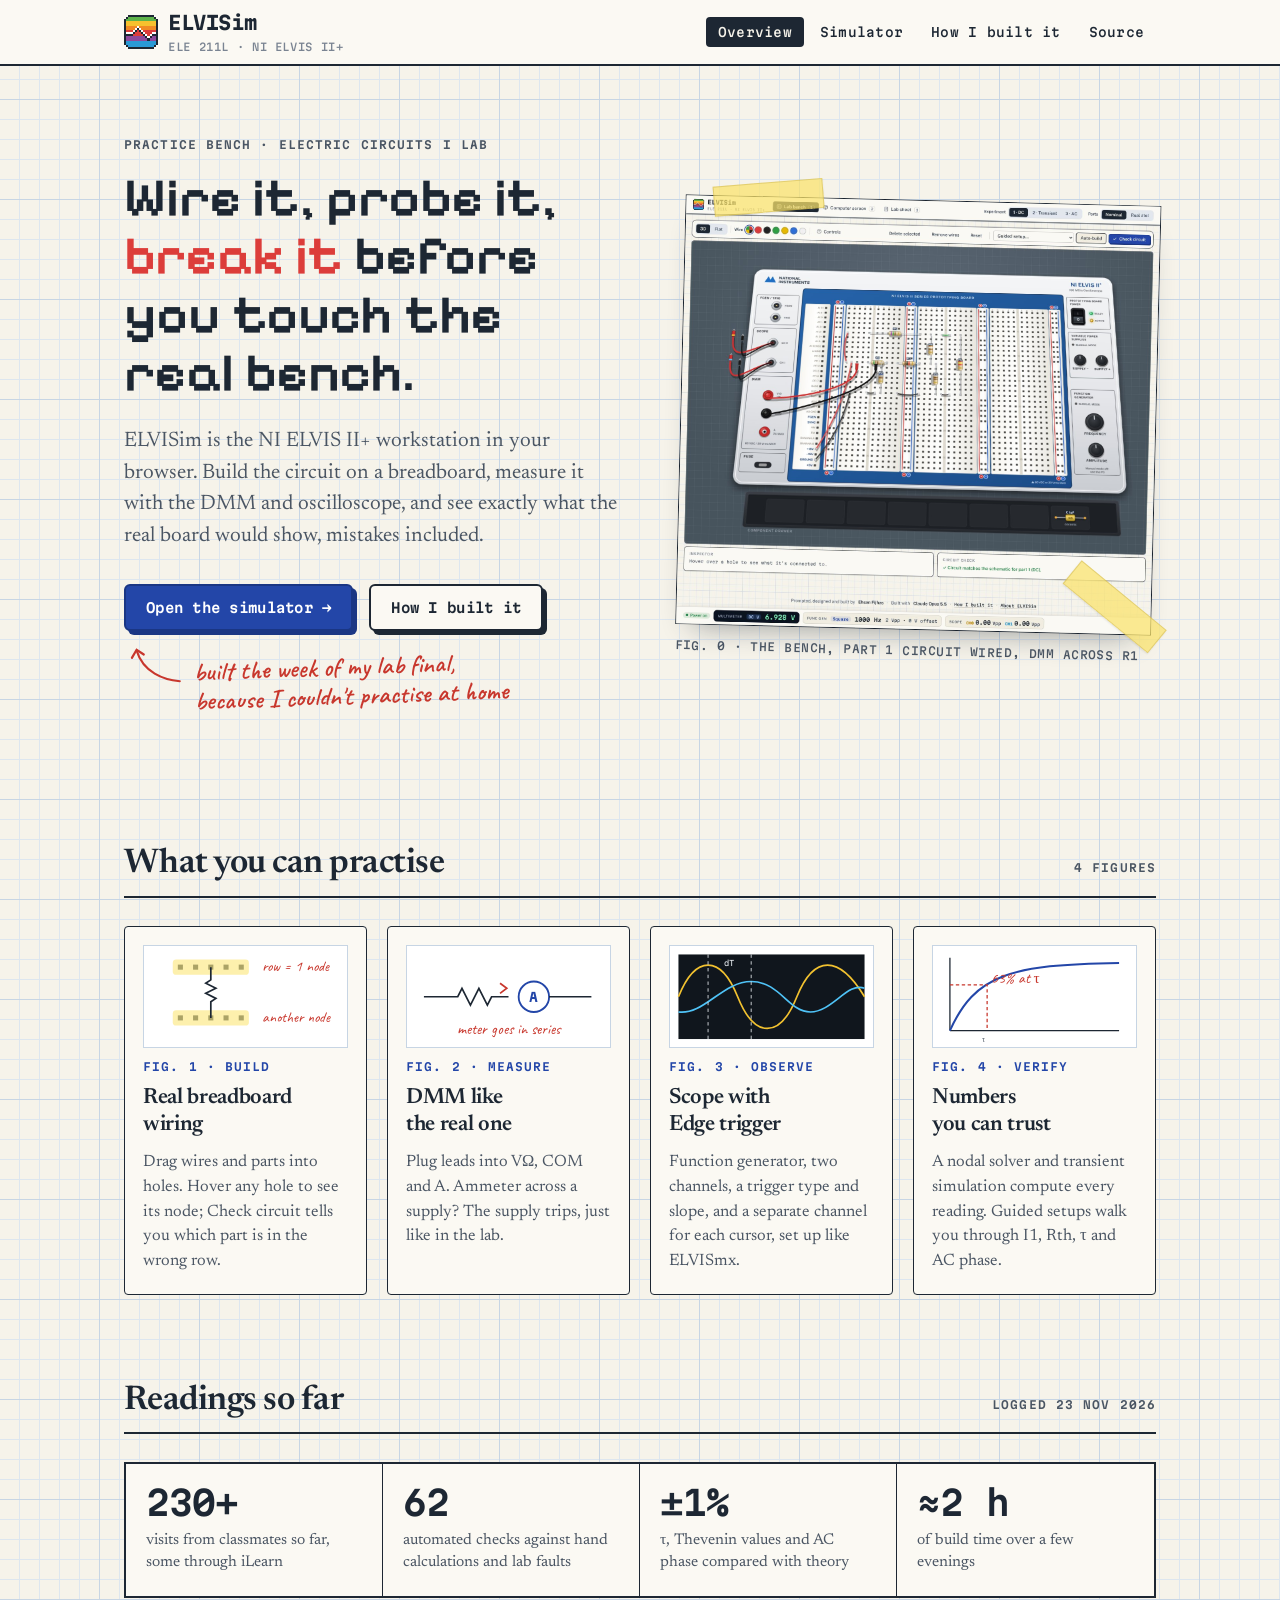
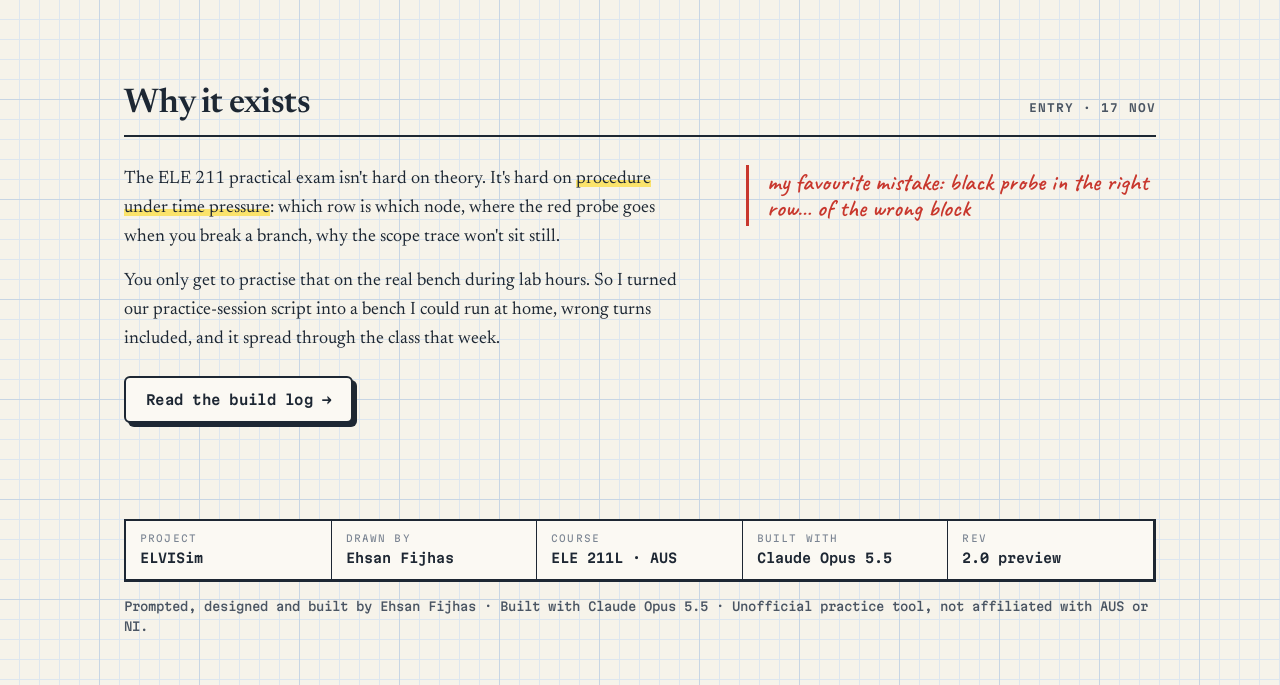
<file: index.html>
<!DOCTYPE html>
<html lang="en">
<head>
<meta charset="utf-8">
<meta name="viewport" content="width=device-width, initial-scale=1">
<meta name="description" content="A 3D NI ELVIS II+ lab bench in your browser. Wire a breadboard, probe it with the DMM and oscilloscope, and run DC, RC-transient and AC experiments on a real circuit solver.">
<meta property="og:type" content="website">
<meta property="og:site_name" content="ELVISim">
<meta property="og:title" content="ELVISim · NI ELVIS II+ lab bench in your browser">
<meta property="og:description" content="A 3D NI ELVIS II+ lab bench in your browser. Wire a breadboard, probe it with the DMM and oscilloscope, and run DC, RC-transient and AC experiments on a real circuit solver.">
<meta property="og:url" content="https://3hsann.github.io/elvisim/">
<meta property="og:image" content="https://3hsann.github.io/elvisim/assets/social.jpg">
<meta property="og:image:width" content="1200">
<meta property="og:image:height" content="628">
<meta property="og:image:alt" content="ELVISim: a wired breadboard on a 3D NI ELVIS II+ bench">
<meta name="twitter:card" content="summary_large_image">
<title>ELVISim</title>
<link rel="icon" href="data:image/svg+xml,%3Csvg%20width%3D%2264%22%20height%3D%2264%22%20viewBox%3D%220%200%2016%2016%22%20shape-rendering%3D%22crispEdges%22%20xmlns%3D%22http%3A//www.w3.org/2000/svg%22%3E%3Crect%20x%3D%222%22%20y%3D%220%22%20width%3D%2212%22%20height%3D%221%22%20fill%3D%22%231d2733%22/%3E%3Crect%20x%3D%221%22%20y%3D%221%22%20width%3D%221%22%20height%3D%221%22%20fill%3D%22%231d2733%22/%3E%3Crect%20x%3D%222%22%20y%3D%221%22%20width%3D%2212%22%20height%3D%221%22%20fill%3D%22%235DB34A%22/%3E%3Crect%20x%3D%2214%22%20y%3D%221%22%20width%3D%221%22%20height%3D%221%22%20fill%3D%22%231d2733%22/%3E%3Crect%20x%3D%220%22%20y%3D%222%22%20width%3D%221%22%20height%3D%221%22%20fill%3D%22%231d2733%22/%3E%3Crect%20x%3D%221%22%20y%3D%222%22%20width%3D%2214%22%20height%3D%221%22%20fill%3D%22%235DB34A%22/%3E%3Crect%20x%3D%2215%22%20y%3D%222%22%20width%3D%221%22%20height%3D%221%22%20fill%3D%22%231d2733%22/%3E%3Crect%20x%3D%220%22%20y%3D%223%22%20width%3D%221%22%20height%3D%221%22%20fill%3D%22%231d2733%22/%3E%3Crect%20x%3D%221%22%20y%3D%223%22%20width%3D%2214%22%20height%3D%221%22%20fill%3D%22%23F6C12E%22/%3E%3Crect%20x%3D%2215%22%20y%3D%223%22%20width%3D%221%22%20height%3D%221%22%20fill%3D%22%231d2733%22/%3E%3Crect%20x%3D%220%22%20y%3D%224%22%20width%3D%221%22%20height%3D%221%22%20fill%3D%22%231d2733%22/%3E%3Crect%20x%3D%221%22%20y%3D%224%22%20width%3D%2214%22%20height%3D%221%22%20fill%3D%22%23F6C12E%22/%3E%3Crect%20x%3D%2215%22%20y%3D%224%22%20width%3D%221%22%20height%3D%221%22%20fill%3D%22%231d2733%22/%3E%3Crect%20x%3D%220%22%20y%3D%225%22%20width%3D%221%22%20height%3D%221%22%20fill%3D%22%231d2733%22/%3E%3Crect%20x%3D%221%22%20y%3D%225%22%20width%3D%225%22%20height%3D%221%22%20fill%3D%22%23F08A24%22/%3E%3Crect%20x%3D%226%22%20y%3D%225%22%20width%3D%221%22%20height%3D%221%22%20fill%3D%22%23ffffff%22/%3E%3Crect%20x%3D%227%22%20y%3D%225%22%20width%3D%228%22%20height%3D%221%22%20fill%3D%22%23F08A24%22/%3E%3Crect%20x%3D%2215%22%20y%3D%225%22%20width%3D%221%22%20height%3D%221%22%20fill%3D%22%231d2733%22/%3E%3Crect%20x%3D%220%22%20y%3D%226%22%20width%3D%221%22%20height%3D%221%22%20fill%3D%22%231d2733%22/%3E%3Crect%20x%3D%221%22%20y%3D%226%22%20width%3D%224%22%20height%3D%221%22%20fill%3D%22%23F08A24%22/%3E%3Crect%20x%3D%225%22%20y%3D%226%22%20width%3D%221%22%20height%3D%221%22%20fill%3D%22%23ffffff%22/%3E%3Crect%20x%3D%226%22%20y%3D%226%22%20width%3D%221%22%20height%3D%221%22%20fill%3D%22%231d2733%22/%3E%3Crect%20x%3D%227%22%20y%3D%226%22%20width%3D%221%22%20height%3D%221%22%20fill%3D%22%23ffffff%22/%3E%3Crect%20x%3D%228%22%20y%3D%226%22%20width%3D%227%22%20height%3D%221%22%20fill%3D%22%23F08A24%22/%3E%3Crect%20x%3D%2215%22%20y%3D%226%22%20width%3D%221%22%20height%3D%221%22%20fill%3D%22%231d2733%22/%3E%3Crect%20x%3D%220%22%20y%3D%227%22%20width%3D%221%22%20height%3D%221%22%20fill%3D%22%231d2733%22/%3E%3Crect%20x%3D%221%22%20y%3D%227%22%20width%3D%223%22%20height%3D%221%22%20fill%3D%22%23DC3D3A%22/%3E%3Crect%20x%3D%224%22%20y%3D%227%22%20width%3D%221%22%20height%3D%221%22%20fill%3D%22%23ffffff%22/%3E%3Crect%20x%3D%225%22%20y%3D%227%22%20width%3D%221%22%20height%3D%221%22%20fill%3D%22%231d2733%22/%3E%3Crect%20x%3D%226%22%20y%3D%227%22%20width%3D%221%22%20height%3D%221%22%20fill%3D%22%23DC3D3A%22/%3E%3Crect%20x%3D%227%22%20y%3D%227%22%20width%3D%221%22%20height%3D%221%22%20fill%3D%22%231d2733%22/%3E%3Crect%20x%3D%228%22%20y%3D%227%22%20width%3D%221%22%20height%3D%221%22%20fill%3D%22%23ffffff%22/%3E%3Crect%20x%3D%229%22%20y%3D%227%22%20width%3D%226%22%20height%3D%221%22%20fill%3D%22%23DC3D3A%22/%3E%3Crect%20x%3D%2215%22%20y%3D%227%22%20width%3D%221%22%20height%3D%221%22%20fill%3D%22%231d2733%22/%3E%3Crect%20x%3D%220%22%20y%3D%228%22%20width%3D%221%22%20height%3D%221%22%20fill%3D%22%231d2733%22/%3E%3Crect%20x%3D%221%22%20y%3D%228%22%20width%3D%223%22%20height%3D%221%22%20fill%3D%22%23ffffff%22/%3E%3Crect%20x%3D%224%22%20y%3D%228%22%20width%3D%221%22%20height%3D%221%22%20fill%3D%22%231d2733%22/%3E%3Crect%20x%3D%225%22%20y%3D%228%22%20width%3D%223%22%20height%3D%221%22%20fill%3D%22%23DC3D3A%22/%3E%3Crect%20x%3D%228%22%20y%3D%228%22%20width%3D%221%22%20height%3D%221%22%20fill%3D%22%231d2733%22/%3E%3Crect%20x%3D%229%22%20y%3D%228%22%20width%3D%221%22%20height%3D%221%22%20fill%3D%22%23ffffff%22/%3E%3Crect%20x%3D%2210%22%20y%3D%228%22%20width%3D%223%22%20height%3D%221%22%20fill%3D%22%23DC3D3A%22/%3E%3Crect%20x%3D%2213%22%20y%3D%228%22%20width%3D%222%22%20height%3D%221%22%20fill%3D%22%23ffffff%22/%3E%3Crect%20x%3D%2215%22%20y%3D%228%22%20width%3D%221%22%20height%3D%221%22%20fill%3D%22%231d2733%22/%3E%3Crect%20x%3D%220%22%20y%3D%229%22%20width%3D%224%22%20height%3D%221%22%20fill%3D%22%231d2733%22/%3E%3Crect%20x%3D%224%22%20y%3D%229%22%20width%3D%225%22%20height%3D%221%22%20fill%3D%22%23DC3D3A%22/%3E%3Crect%20x%3D%229%22%20y%3D%229%22%20width%3D%221%22%20height%3D%221%22%20fill%3D%22%231d2733%22/%3E%3Crect%20x%3D%2210%22%20y%3D%229%22%20width%3D%221%22%20height%3D%221%22%20fill%3D%22%23ffffff%22/%3E%3Crect%20x%3D%2211%22%20y%3D%229%22%20width%3D%221%22%20height%3D%221%22%20fill%3D%22%23DC3D3A%22/%3E%3Crect%20x%3D%2212%22%20y%3D%229%22%20width%3D%221%22%20height%3D%221%22%20fill%3D%22%23ffffff%22/%3E%3Crect%20x%3D%2213%22%20y%3D%229%22%20width%3D%223%22%20height%3D%221%22%20fill%3D%22%231d2733%22/%3E%3Crect%20x%3D%220%22%20y%3D%2210%22%20width%3D%221%22%20height%3D%221%22%20fill%3D%22%231d2733%22/%3E%3Crect%20x%3D%221%22%20y%3D%2210%22%20width%3D%229%22%20height%3D%221%22%20fill%3D%22%238E4A9C%22/%3E%3Crect%20x%3D%2210%22%20y%3D%2210%22%20width%3D%221%22%20height%3D%221%22%20fill%3D%22%231d2733%22/%3E%3Crect%20x%3D%2211%22%20y%3D%2210%22%20width%3D%221%22%20height%3D%221%22%20fill%3D%22%23ffffff%22/%3E%3Crect%20x%3D%2212%22%20y%3D%2210%22%20width%3D%221%22%20height%3D%221%22%20fill%3D%22%231d2733%22/%3E%3Crect%20x%3D%2213%22%20y%3D%2210%22%20width%3D%222%22%20height%3D%221%22%20fill%3D%22%238E4A9C%22/%3E%3Crect%20x%3D%2215%22%20y%3D%2210%22%20width%3D%221%22%20height%3D%221%22%20fill%3D%22%231d2733%22/%3E%3Crect%20x%3D%220%22%20y%3D%2211%22%20width%3D%221%22%20height%3D%221%22%20fill%3D%22%231d2733%22/%3E%3Crect%20x%3D%221%22%20y%3D%2211%22%20width%3D%2210%22%20height%3D%221%22%20fill%3D%22%238E4A9C%22/%3E%3Crect%20x%3D%2211%22%20y%3D%2211%22%20width%3D%221%22%20height%3D%221%22%20fill%3D%22%231d2733%22/%3E%3Crect%20x%3D%2212%22%20y%3D%2211%22%20width%3D%223%22%20height%3D%221%22%20fill%3D%22%238E4A9C%22/%3E%3Crect%20x%3D%2215%22%20y%3D%2211%22%20width%3D%221%22%20height%3D%221%22%20fill%3D%22%231d2733%22/%3E%3Crect%20x%3D%220%22%20y%3D%2212%22%20width%3D%221%22%20height%3D%221%22%20fill%3D%22%231d2733%22/%3E%3Crect%20x%3D%221%22%20y%3D%2212%22%20width%3D%2214%22%20height%3D%221%22%20fill%3D%22%232A9AD6%22/%3E%3Crect%20x%3D%2215%22%20y%3D%2212%22%20width%3D%221%22%20height%3D%221%22%20fill%3D%22%231d2733%22/%3E%3Crect%20x%3D%220%22%20y%3D%2213%22%20width%3D%221%22%20height%3D%221%22%20fill%3D%22%231d2733%22/%3E%3Crect%20x%3D%221%22%20y%3D%2213%22%20width%3D%2214%22%20height%3D%221%22%20fill%3D%22%232A9AD6%22/%3E%3Crect%20x%3D%2215%22%20y%3D%2213%22%20width%3D%221%22%20height%3D%221%22%20fill%3D%22%231d2733%22/%3E%3Crect%20x%3D%221%22%20y%3D%2214%22%20width%3D%221%22%20height%3D%221%22%20fill%3D%22%231d2733%22/%3E%3Crect%20x%3D%222%22%20y%3D%2214%22%20width%3D%2212%22%20height%3D%221%22%20fill%3D%22%232A9AD6%22/%3E%3Crect%20x%3D%2214%22%20y%3D%2214%22%20width%3D%221%22%20height%3D%221%22%20fill%3D%22%231d2733%22/%3E%3Crect%20x%3D%222%22%20y%3D%2215%22%20width%3D%2212%22%20height%3D%221%22%20fill%3D%22%231d2733%22/%3E%3C/svg%3E">
<link rel="preconnect" href="https://fonts.googleapis.com">
<link href="https://fonts.googleapis.com/css2?family=Caveat:wght@600;700&family=Pixelify+Sans:wght@500;600&family=Martian+Mono:wght@400;500;600;700&family=Newsreader:ital,opsz,wght@0,6..72,400;0,6..72,500;0,6..72,600;1,6..72,400&display=swap" rel="stylesheet">
<link rel="stylesheet" href="assets/notebook.css">
<style>
/* Landing: hero thesis on the left with a red-pen margin note; the bench screenshot taped to the page on the right. */
.hero{display:grid;grid-template-columns:minmax(0,1.05fr) minmax(0,1fr);gap:56px;align-items:center;padding:72px 0 40px}
@media (max-width:900px){.hero{grid-template-columns:1fr;gap:40px;padding-top:48px}}
.hero .label{margin-bottom:18px;display:block}
.hero .lede{margin:24px 0 32px}
.actions{display:flex;gap:16px;flex-wrap:wrap}
.note{position:relative;margin:30px 0 0 6px;display:flex;align-items:flex-start;gap:10px;transform:rotate(-2deg);transform-origin:left}
.note svg{flex:none;margin-top:-18px}
.taped{position:relative;transform:rotate(1.4deg)}
.taped img{display:block;width:100%;height:auto;border:1.5px solid var(--rule);background:#fff;box-shadow:0 18px 30px -18px rgba(29,39,51,.45);outline:1px solid oklch(0 0 0 / .1);outline-offset:-1px}
.tape{position:absolute;width:110px;height:30px;background:rgba(251,227,107,.72);border:1px solid rgba(160,130,20,.25);box-shadow:0 1px 2px rgba(0,0,0,.08)}
.tape.a{top:-14px;left:28px;transform:rotate(-6deg)}
.tape.b{bottom:40px;right:-18px;transform:rotate(38deg)}
.caption{font:500 11px var(--mono);color:var(--ink-2);margin-top:14px;letter-spacing:.04em}
/* figures */
.section{padding-top:88px}
.section header{display:flex;align-items:baseline;justify-content:space-between;gap:16px;flex-wrap:wrap;border-bottom:2px solid var(--rule);padding-bottom:12px;margin-bottom:28px}
.figs{display:grid;grid-template-columns:repeat(auto-fit,minmax(230px,1fr));gap:20px}
.fig{padding:18px 18px 20px;display:grid;gap:12px;align-content:start}
.fig svg{width:100%;height:auto;display:block;background:#fff;border:1px solid var(--grid-major)}
.fig .label{color:var(--pen)}
.fig p{font-size:16.5px;line-height:1.5;color:var(--ink-2)}
/* readings strip */
.readings{display:grid;grid-template-columns:repeat(auto-fit,minmax(200px,1fr));border:2px solid var(--rule);background:var(--paper-2)}
.readings div{padding:22px 20px;border-right:1px solid var(--rule)}
.readings div:last-child{border-right:0}
.readings b{display:block;font:600 34px/1 var(--mono);letter-spacing:-.03em;font-variant-numeric:tabular-nums}
.readings span{display:block;margin-top:10px;font-size:15.5px;color:var(--ink-2);line-height:1.4}
/* story */
.story{display:grid;grid-template-columns:minmax(0,1.4fr) minmax(0,1fr);gap:48px;align-items:start}
@media (max-width:820px){.story{grid-template-columns:1fr}}
.story p+p{margin-top:16px}
.margin-note{border-left:3px solid var(--redpen);padding:4px 0 4px 18px}
.pxlogo{image-rendering:pixelated}
</style>
<style>
/* pixel headline, matching the pixel logo */
h1.pxhead{font-family:"Pixelify Sans",var(--serif);font-weight:600;letter-spacing:0;line-height:1.08;font-size:clamp(32px,4.6vw,54px);-webkit-font-smoothing:none;font-smooth:never}
h1.pxhead em{font-style:normal;font-weight:600;color:#DC3D3A}
</style>
</head>
<body>
<header class="top"><div class="wrap">
  <a class="mark" href="index.html" aria-label="ELVISim home">
    <svg width="34" height="34" viewBox="0 0 16 16" shape-rendering="crispEdges" aria-hidden="true" class="pxlogo"><rect x="2" y="0" width="12" height="1" fill="#1d2733"/><rect x="1" y="1" width="1" height="1" fill="#1d2733"/><rect x="2" y="1" width="12" height="1" fill="#5DB34A"/><rect x="14" y="1" width="1" height="1" fill="#1d2733"/><rect x="0" y="2" width="1" height="1" fill="#1d2733"/><rect x="1" y="2" width="14" height="1" fill="#5DB34A"/><rect x="15" y="2" width="1" height="1" fill="#1d2733"/><rect x="0" y="3" width="1" height="1" fill="#1d2733"/><rect x="1" y="3" width="14" height="1" fill="#F6C12E"/><rect x="15" y="3" width="1" height="1" fill="#1d2733"/><rect x="0" y="4" width="1" height="1" fill="#1d2733"/><rect x="1" y="4" width="14" height="1" fill="#F6C12E"/><rect x="15" y="4" width="1" height="1" fill="#1d2733"/><rect x="0" y="5" width="1" height="1" fill="#1d2733"/><rect x="1" y="5" width="5" height="1" fill="#F08A24"/><rect x="6" y="5" width="1" height="1" fill="#ffffff"/><rect x="7" y="5" width="8" height="1" fill="#F08A24"/><rect x="15" y="5" width="1" height="1" fill="#1d2733"/><rect x="0" y="6" width="1" height="1" fill="#1d2733"/><rect x="1" y="6" width="4" height="1" fill="#F08A24"/><rect x="5" y="6" width="1" height="1" fill="#ffffff"/><rect x="6" y="6" width="1" height="1" fill="#1d2733"/><rect x="7" y="6" width="1" height="1" fill="#ffffff"/><rect x="8" y="6" width="7" height="1" fill="#F08A24"/><rect x="15" y="6" width="1" height="1" fill="#1d2733"/><rect x="0" y="7" width="1" height="1" fill="#1d2733"/><rect x="1" y="7" width="3" height="1" fill="#DC3D3A"/><rect x="4" y="7" width="1" height="1" fill="#ffffff"/><rect x="5" y="7" width="1" height="1" fill="#1d2733"/><rect x="6" y="7" width="1" height="1" fill="#DC3D3A"/><rect x="7" y="7" width="1" height="1" fill="#1d2733"/><rect x="8" y="7" width="1" height="1" fill="#ffffff"/><rect x="9" y="7" width="6" height="1" fill="#DC3D3A"/><rect x="15" y="7" width="1" height="1" fill="#1d2733"/><rect x="0" y="8" width="1" height="1" fill="#1d2733"/><rect x="1" y="8" width="3" height="1" fill="#ffffff"/><rect x="4" y="8" width="1" height="1" fill="#1d2733"/><rect x="5" y="8" width="3" height="1" fill="#DC3D3A"/><rect x="8" y="8" width="1" height="1" fill="#1d2733"/><rect x="9" y="8" width="1" height="1" fill="#ffffff"/><rect x="10" y="8" width="3" height="1" fill="#DC3D3A"/><rect x="13" y="8" width="2" height="1" fill="#ffffff"/><rect x="15" y="8" width="1" height="1" fill="#1d2733"/><rect x="0" y="9" width="4" height="1" fill="#1d2733"/><rect x="4" y="9" width="5" height="1" fill="#DC3D3A"/><rect x="9" y="9" width="1" height="1" fill="#1d2733"/><rect x="10" y="9" width="1" height="1" fill="#ffffff"/><rect x="11" y="9" width="1" height="1" fill="#DC3D3A"/><rect x="12" y="9" width="1" height="1" fill="#ffffff"/><rect x="13" y="9" width="3" height="1" fill="#1d2733"/><rect x="0" y="10" width="1" height="1" fill="#1d2733"/><rect x="1" y="10" width="9" height="1" fill="#8E4A9C"/><rect x="10" y="10" width="1" height="1" fill="#1d2733"/><rect x="11" y="10" width="1" height="1" fill="#ffffff"/><rect x="12" y="10" width="1" height="1" fill="#1d2733"/><rect x="13" y="10" width="2" height="1" fill="#8E4A9C"/><rect x="15" y="10" width="1" height="1" fill="#1d2733"/><rect x="0" y="11" width="1" height="1" fill="#1d2733"/><rect x="1" y="11" width="10" height="1" fill="#8E4A9C"/><rect x="11" y="11" width="1" height="1" fill="#1d2733"/><rect x="12" y="11" width="3" height="1" fill="#8E4A9C"/><rect x="15" y="11" width="1" height="1" fill="#1d2733"/><rect x="0" y="12" width="1" height="1" fill="#1d2733"/><rect x="1" y="12" width="14" height="1" fill="#2A9AD6"/><rect x="15" y="12" width="1" height="1" fill="#1d2733"/><rect x="0" y="13" width="1" height="1" fill="#1d2733"/><rect x="1" y="13" width="14" height="1" fill="#2A9AD6"/><rect x="15" y="13" width="1" height="1" fill="#1d2733"/><rect x="1" y="14" width="1" height="1" fill="#1d2733"/><rect x="2" y="14" width="12" height="1" fill="#2A9AD6"/><rect x="14" y="14" width="1" height="1" fill="#1d2733"/><rect x="2" y="15" width="12" height="1" fill="#1d2733"/></svg>
    <span><b>ELVISim</b><small>ELE 211L · NI ELVIS II+</small></span>
  </a>
  <nav aria-label="Main"><a href="index.html" aria-current="page">Overview</a><a href="sim/index.html">Simulator</a><a href="build-log/index.html">How I built it</a><a href="https://github.com/3HSANN/elvisim">Source</a></nav>
</div></header>

<main class="wrap">
  <section class="hero">
    <div>
      <span class="label">Practice bench · Electric Circuits I lab</span>
      <h1 class="pxhead">Wire it, probe it, <em>break it</em> before you touch the real bench.</h1>
      <p class="lede">ELVISim is the NI ELVIS II+ workstation in your browser. Build the circuit on a breadboard, measure it with the DMM and oscilloscope, and see exactly what the real board would show, mistakes included.</p>
      <div class="actions">
        <a class="btn primary" href="sim/index.html">Open the simulator →</a>
        <a class="btn" href="build-log/index.html">How I built it</a>
      </div>
      <div class="note">
        <svg width="54" height="46" viewBox="0 0 54 46" fill="none" stroke="#c8372d" stroke-width="2.2" stroke-linecap="round" aria-hidden="true"><path d="M50 40C34 38 14 30 8 8"/><path d="M3 15l5-8 7 5"/></svg>
        <span class="hand">built the week of my lab final,<br>because I couldn't practise at home</span>
      </div>
    </div>
    <figure class="taped" style="margin:0">
      <span class="tape a" aria-hidden="true"></span><span class="tape b" aria-hidden="true"></span>
      <img src="assets/preview.jpg" alt="ELVISim bench: a breadboard with resistors wired between rows, DMM probes on two nodes, and the board's side panels" width="1200" height="1083">
      <figcaption class="caption">FIG. 0 · THE BENCH, PART 1 CIRCUIT WIRED, DMM ACROSS R1</figcaption>
    </figure>
  </section>

  <section class="section" aria-labelledby="h-what">
    <header><h2 id="h-what">What you can practise</h2><span class="label">4 figures</span></header>
    <div class="figs">
      <article class="fig sheet">
        <svg viewBox="0 0 240 120" role="img" aria-label="Breadboard rows with a resistor spanning two rows"><g fill="#4a5563">
          <rect x="40" y="22" width="6" height="6"/><rect x="58" y="22" width="6" height="6"/><rect x="76" y="22" width="6" height="6"/><rect x="94" y="22" width="6" height="6"/><rect x="112" y="22" width="6" height="6"/>
          <rect x="40" y="82" width="6" height="6"/><rect x="58" y="82" width="6" height="6"/><rect x="76" y="82" width="6" height="6"/><rect x="94" y="82" width="6" height="6"/><rect x="112" y="82" width="6" height="6"/></g>
          <rect x="34" y="16" width="90" height="18" rx="4" fill="#fbe36b" opacity=".55"/><rect x="34" y="76" width="90" height="18" rx="4" fill="#fbe36b" opacity=".55"/>
          <path d="M79 25V40l-6 4 12 6-12 6 12 6-6 4v19" fill="none" stroke="#1d2733" stroke-width="2"/>
          <text x="140" y="30" font-family="Caveat" font-size="18" fill="#c8372d">row = 1 node</text><text x="140" y="90" font-family="Caveat" font-size="18" fill="#c8372d">another node</text></svg>
        <span class="label">Fig. 1 · Build</span>
        <h3>Real breadboard wiring</h3>
        <p>Drag wires and parts into holes. Hover any hole to see its node; Check circuit tells you which part is in the wrong row.</p>
      </article>
      <article class="fig sheet">
        <svg viewBox="0 0 240 120" role="img" aria-label="Ammeter inserted in series with a resistor"><path d="M20 60h40l5-10 10 20 10-20 10 20 5-10h20" fill="none" stroke="#1d2733" stroke-width="2"/><circle cx="150" cy="60" r="18" fill="#fff" stroke="#2346a8" stroke-width="2.2"/><text x="150" y="66" text-anchor="middle" font-family="Martian Mono" font-size="15" font-weight="700" fill="#2346a8">A</text><path d="M168 60h50" stroke="#1d2733" stroke-width="2"/><path d="M110 44l8 6-8 6" fill="none" stroke="#c8372d" stroke-width="2"/><text x="120" y="104" text-anchor="middle" font-family="Caveat" font-size="19" fill="#c8372d">meter goes in series</text></svg>
        <span class="label">Fig. 2 · Measure</span>
        <h3>DMM like the real one</h3>
        <p>Plug leads into VΩ, COM and A. Ammeter across a supply? The supply trips, just like in the lab.</p>
      </article>
      <article class="fig sheet">
        <svg viewBox="0 0 240 120" role="img" aria-label="Two sine waves with cursors measuring a time shift"><rect x="10" y="10" width="220" height="100" fill="#10161d"/><path d="M10 60C30 10 60 10 80 60S130 110 150 60 200 10 230 60" fill="none" stroke="#f2c230" stroke-width="2"/><path d="M10 78C40 82 62 42 96 42S140 78 166 78 210 42 230 50" fill="none" stroke="#4fc3f7" stroke-width="2"/><path d="M45 10v100M96 10v100" stroke="#e6eaef" stroke-dasharray="4 4"/><text x="70" y="24" text-anchor="middle" font-family="Martian Mono" font-size="9" fill="#e6eaef">dT</text></svg>
        <span class="label">Fig. 3 · Observe</span>
        <h3>Scope with Edge trigger</h3>
        <p>Function generator, two channels, a trigger type and slope, and a separate channel for each cursor, set up like ELVISmx.</p>
      </article>
      <article class="fig sheet">
        <svg viewBox="0 0 240 120" role="img" aria-label="Capacitor charging curve with the time constant marked"><path d="M20 100h200M20 100V14" stroke="#1d2733" stroke-width="1.5"/><path d="M20 100C50 34 90 22 220 20" fill="none" stroke="#2346a8" stroke-width="2.4"/><path d="M20 46h44v54" fill="none" stroke="#c8372d" stroke-dasharray="4 3" stroke-width="1.5"/><text x="68" y="44" font-family="Caveat" font-size="18" fill="#c8372d">63% at τ</text><text x="58" y="114" font-family="Martian Mono" font-size="9" fill="#4a5563">τ</text></svg>
        <span class="label">Fig. 4 · Verify</span>
        <h3>Numbers you can trust</h3>
        <p>A nodal solver and transient simulation compute every reading. Guided setups walk you through I1, Rth, τ and AC phase.</p>
      </article>
    </div>
  </section>

  <section class="section" aria-labelledby="h-read">
    <header><h2 id="h-read">Readings so far</h2><span class="label">Logged 23 Nov 2026</span></header>
    <div class="readings">
      <div><b>230+</b><span>visits from classmates so far, some through iLearn</span></div>
      <div><b>62</b><span>automated checks against hand calculations and lab faults</span></div>
      <div><b>±1%</b><span>τ, Thevenin values and AC phase compared with theory</span></div>
      <div><b>≈2 h</b><span>of build time over a few evenings</span></div>
    </div>
  </section>

  <section class="section" aria-labelledby="h-why">
    <header><h2 id="h-why">Why it exists</h2><span class="label">Entry · 17 Nov</span></header>
    <div class="story">
      <div>
        <p>The ELE 211 practical exam isn't hard on theory. It's hard on <span class="hl">procedure under time pressure</span>: which row is which node, where the red probe goes when you break a branch, why the scope trace won't sit still.</p>
        <p>You only get to practise that on the real bench during lab hours. So I turned our practice-session script into a bench I could run at home, wrong turns included, and it spread through the class that week.</p>
        <p style="margin-top:22px"><a class="btn" href="build-log/index.html">Read the build log →</a></p>
      </div>
      <aside class="margin-note">
        <p class="hand" style="font-size:24px">my favourite mistake: black probe in the right row… of the wrong block</p>
      </aside>
    </div>
  </section>

  <footer class="page">
    <div class="titleblock" role="group" aria-label="Project details">
      <div><span>Project</span><b>ELVISim</b></div>
      <div><span>Drawn by</span><b>Ehsan Fijhas</b></div>
      <div><span>Course</span><b>ELE 211L · AUS</b></div>
      <div><span>Built with</span><b>Claude Opus 5.5</b></div>
      <div><span>Rev</span><b>2.0 preview</b></div>
    </div>
    <p class="credits">Prompted, designed and built by Ehsan Fijhas · Built with Claude Opus 5.5 · Unofficial practice tool, not affiliated with AUS or NI.</p>
  </footer>
</main>
<script data-goatcounter="https://3hsannn.goatcounter.com/count" async src="//gc.zgo.at/count.js"></script>
<script>setTimeout(function(){if(window.goatcounter&&window.goatcounter.count)return;var q=new URLSearchParams({p:location.pathname,t:document.title,r:document.referrer||""});new Image().src="https://3hsannn.goatcounter.com/count?"+q;},3000);</script>
</body>
</html>
</file>
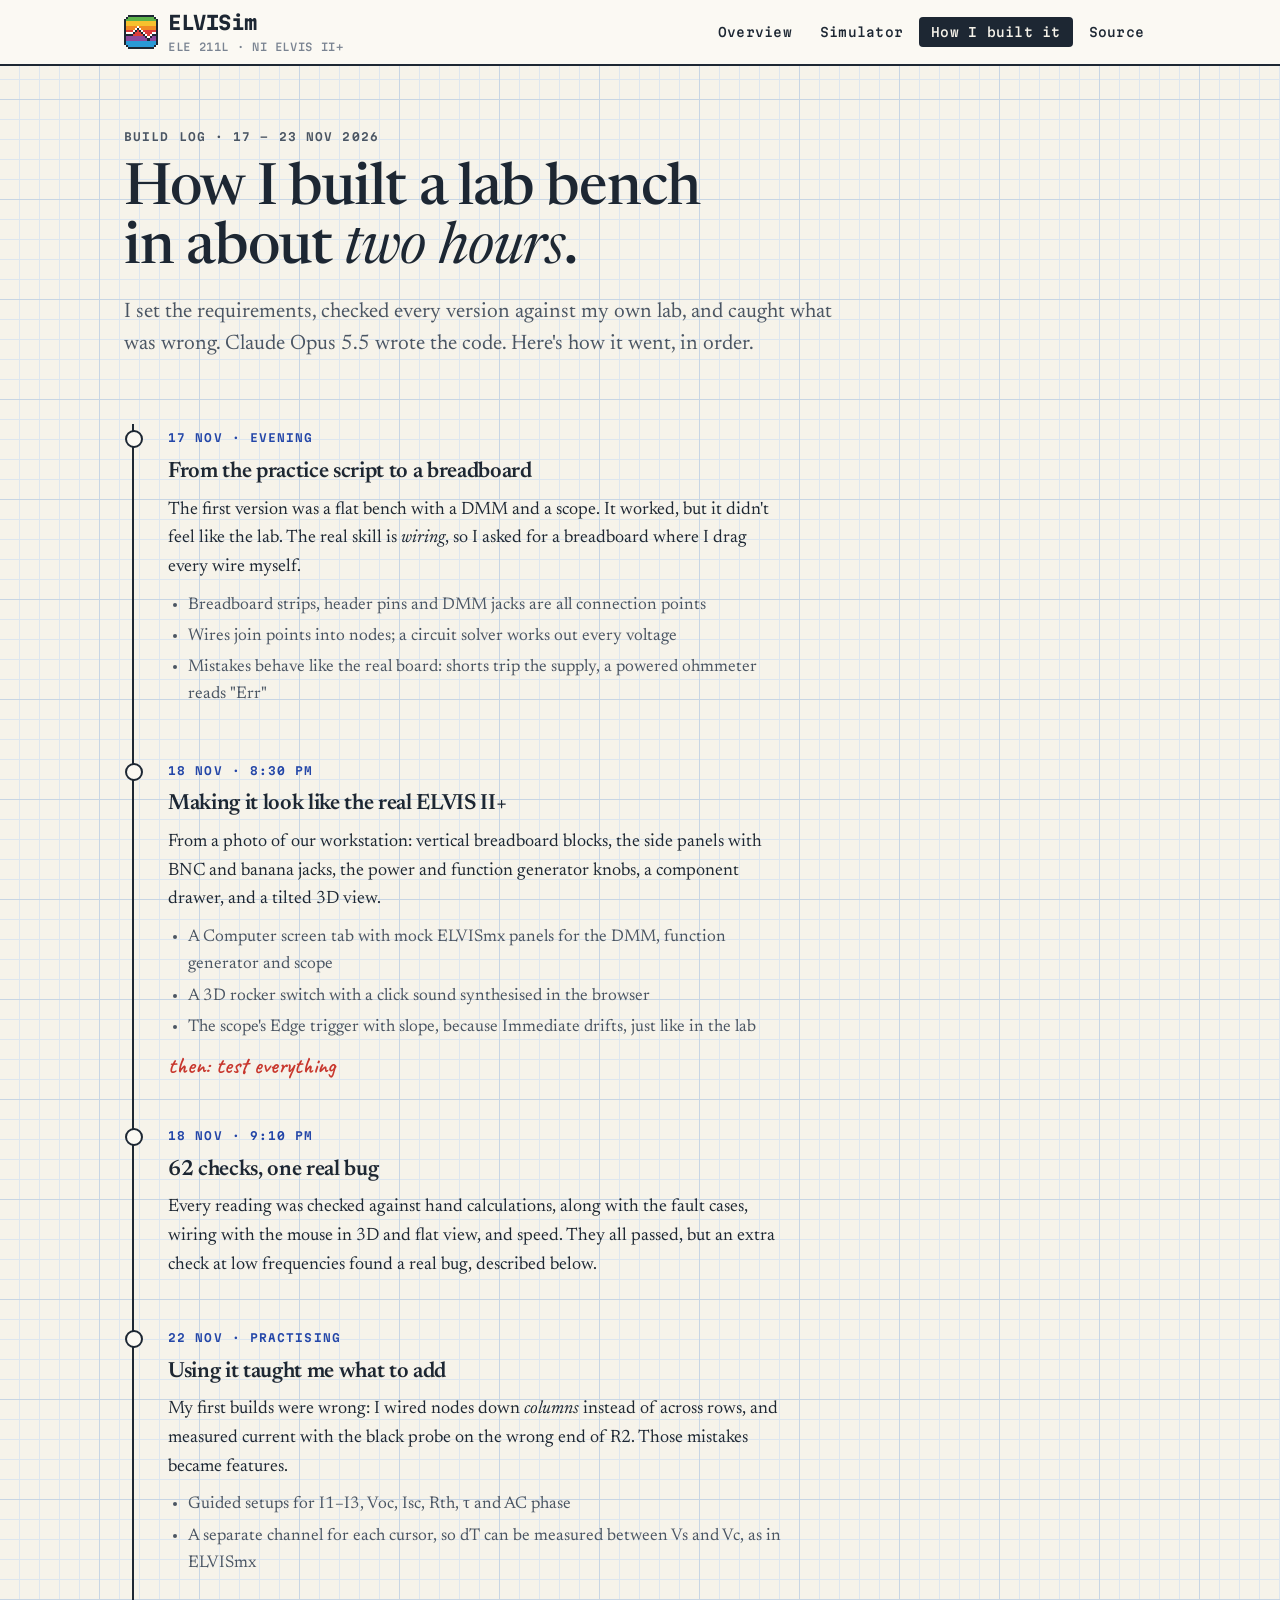
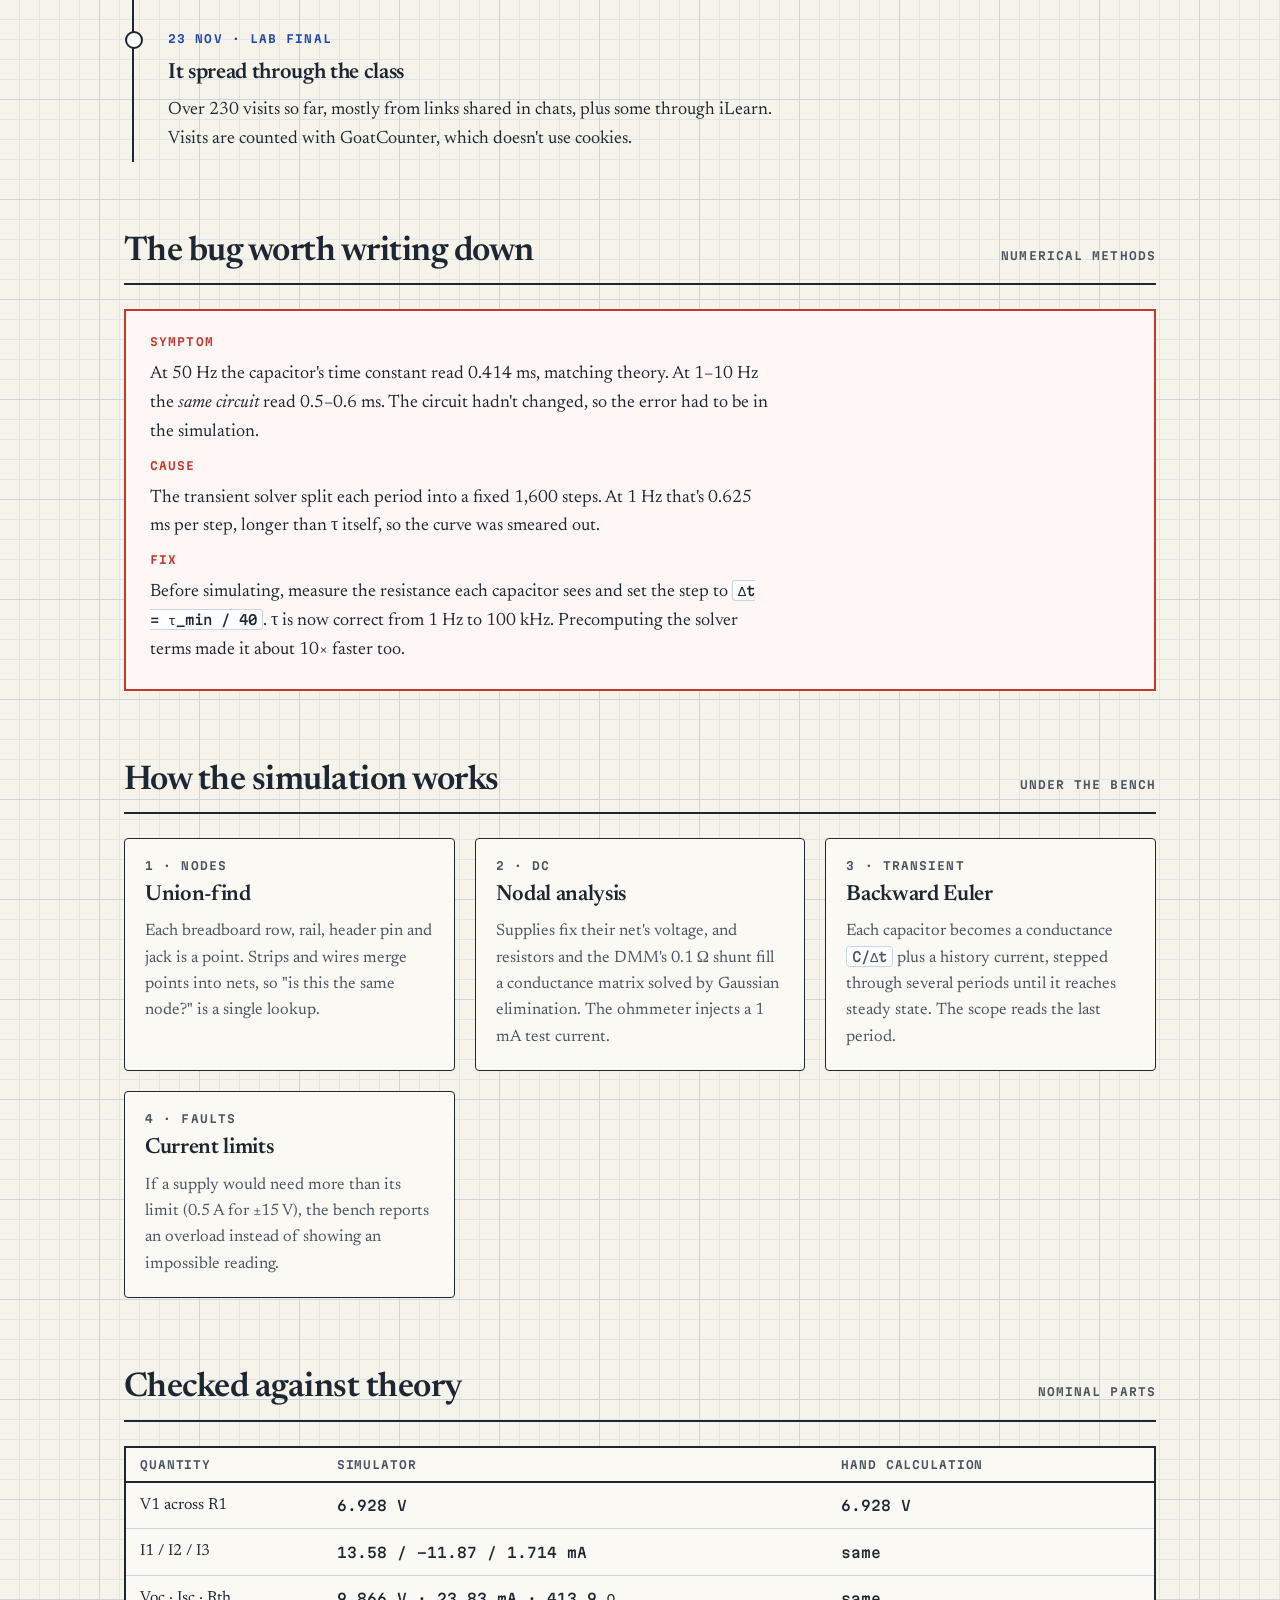
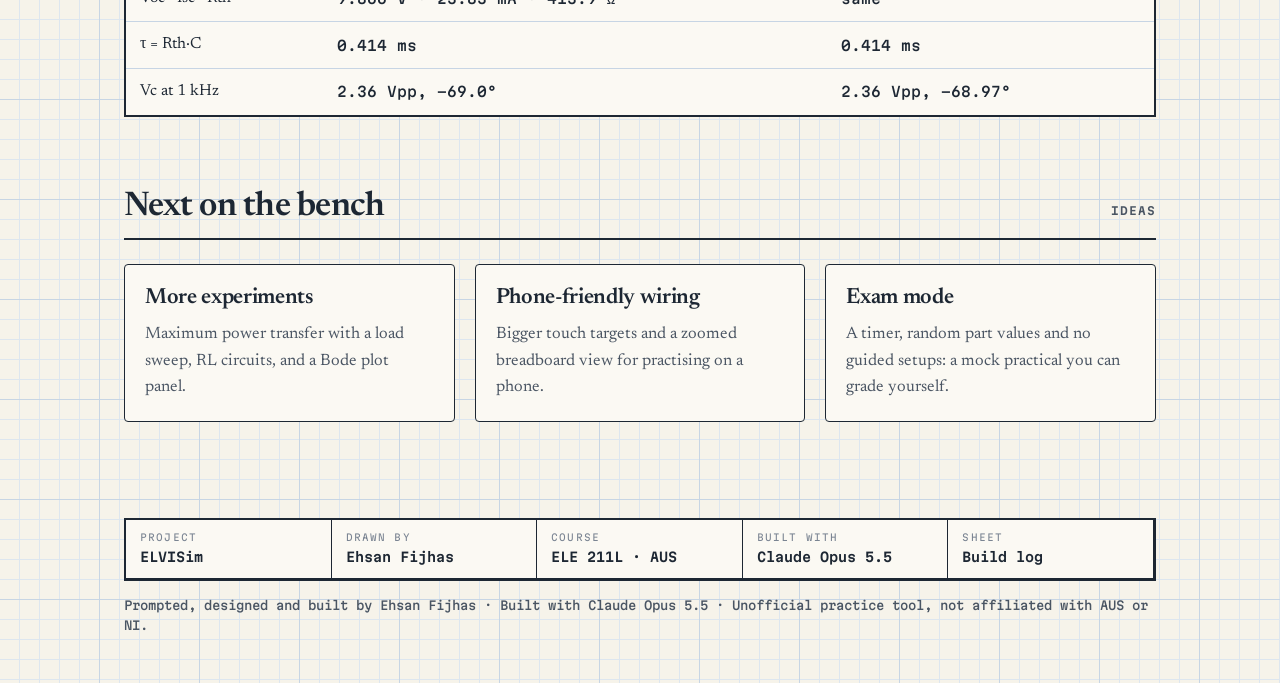
<file: build-log/index.html>
<!DOCTYPE html>
<html lang="en">
<head>
<meta charset="utf-8">
<meta name="viewport" content="width=device-width, initial-scale=1">
<meta name="description" content="A 3D NI ELVIS II+ lab bench in your browser. Wire a breadboard, probe it with the DMM and oscilloscope, and run DC, RC-transient and AC experiments on a real circuit solver.">
<meta property="og:type" content="website">
<meta property="og:site_name" content="ELVISim">
<meta property="og:title" content="How I built ELVISim">
<meta property="og:description" content="A 3D NI ELVIS II+ lab bench in your browser. Wire a breadboard, probe it with the DMM and oscilloscope, and run DC, RC-transient and AC experiments on a real circuit solver.">
<meta property="og:url" content="https://3hsann.github.io/elvisim/build-log/">
<meta property="og:image" content="https://3hsann.github.io/elvisim/assets/social.jpg">
<meta property="og:image:width" content="1200">
<meta property="og:image:height" content="628">
<meta property="og:image:alt" content="ELVISim: a wired breadboard on a 3D NI ELVIS II+ bench">
<meta name="twitter:card" content="summary_large_image">
<title>How I built ELVISim</title>
<link rel="icon" href="data:image/svg+xml,%3Csvg%20width%3D%2264%22%20height%3D%2264%22%20viewBox%3D%220%200%2016%2016%22%20shape-rendering%3D%22crispEdges%22%20xmlns%3D%22http%3A//www.w3.org/2000/svg%22%3E%3Crect%20x%3D%222%22%20y%3D%220%22%20width%3D%2212%22%20height%3D%221%22%20fill%3D%22%231d2733%22/%3E%3Crect%20x%3D%221%22%20y%3D%221%22%20width%3D%221%22%20height%3D%221%22%20fill%3D%22%231d2733%22/%3E%3Crect%20x%3D%222%22%20y%3D%221%22%20width%3D%2212%22%20height%3D%221%22%20fill%3D%22%235DB34A%22/%3E%3Crect%20x%3D%2214%22%20y%3D%221%22%20width%3D%221%22%20height%3D%221%22%20fill%3D%22%231d2733%22/%3E%3Crect%20x%3D%220%22%20y%3D%222%22%20width%3D%221%22%20height%3D%221%22%20fill%3D%22%231d2733%22/%3E%3Crect%20x%3D%221%22%20y%3D%222%22%20width%3D%2214%22%20height%3D%221%22%20fill%3D%22%235DB34A%22/%3E%3Crect%20x%3D%2215%22%20y%3D%222%22%20width%3D%221%22%20height%3D%221%22%20fill%3D%22%231d2733%22/%3E%3Crect%20x%3D%220%22%20y%3D%223%22%20width%3D%221%22%20height%3D%221%22%20fill%3D%22%231d2733%22/%3E%3Crect%20x%3D%221%22%20y%3D%223%22%20width%3D%2214%22%20height%3D%221%22%20fill%3D%22%23F6C12E%22/%3E%3Crect%20x%3D%2215%22%20y%3D%223%22%20width%3D%221%22%20height%3D%221%22%20fill%3D%22%231d2733%22/%3E%3Crect%20x%3D%220%22%20y%3D%224%22%20width%3D%221%22%20height%3D%221%22%20fill%3D%22%231d2733%22/%3E%3Crect%20x%3D%221%22%20y%3D%224%22%20width%3D%2214%22%20height%3D%221%22%20fill%3D%22%23F6C12E%22/%3E%3Crect%20x%3D%2215%22%20y%3D%224%22%20width%3D%221%22%20height%3D%221%22%20fill%3D%22%231d2733%22/%3E%3Crect%20x%3D%220%22%20y%3D%225%22%20width%3D%221%22%20height%3D%221%22%20fill%3D%22%231d2733%22/%3E%3Crect%20x%3D%221%22%20y%3D%225%22%20width%3D%225%22%20height%3D%221%22%20fill%3D%22%23F08A24%22/%3E%3Crect%20x%3D%226%22%20y%3D%225%22%20width%3D%221%22%20height%3D%221%22%20fill%3D%22%23ffffff%22/%3E%3Crect%20x%3D%227%22%20y%3D%225%22%20width%3D%228%22%20height%3D%221%22%20fill%3D%22%23F08A24%22/%3E%3Crect%20x%3D%2215%22%20y%3D%225%22%20width%3D%221%22%20height%3D%221%22%20fill%3D%22%231d2733%22/%3E%3Crect%20x%3D%220%22%20y%3D%226%22%20width%3D%221%22%20height%3D%221%22%20fill%3D%22%231d2733%22/%3E%3Crect%20x%3D%221%22%20y%3D%226%22%20width%3D%224%22%20height%3D%221%22%20fill%3D%22%23F08A24%22/%3E%3Crect%20x%3D%225%22%20y%3D%226%22%20width%3D%221%22%20height%3D%221%22%20fill%3D%22%23ffffff%22/%3E%3Crect%20x%3D%226%22%20y%3D%226%22%20width%3D%221%22%20height%3D%221%22%20fill%3D%22%231d2733%22/%3E%3Crect%20x%3D%227%22%20y%3D%226%22%20width%3D%221%22%20height%3D%221%22%20fill%3D%22%23ffffff%22/%3E%3Crect%20x%3D%228%22%20y%3D%226%22%20width%3D%227%22%20height%3D%221%22%20fill%3D%22%23F08A24%22/%3E%3Crect%20x%3D%2215%22%20y%3D%226%22%20width%3D%221%22%20height%3D%221%22%20fill%3D%22%231d2733%22/%3E%3Crect%20x%3D%220%22%20y%3D%227%22%20width%3D%221%22%20height%3D%221%22%20fill%3D%22%231d2733%22/%3E%3Crect%20x%3D%221%22%20y%3D%227%22%20width%3D%223%22%20height%3D%221%22%20fill%3D%22%23DC3D3A%22/%3E%3Crect%20x%3D%224%22%20y%3D%227%22%20width%3D%221%22%20height%3D%221%22%20fill%3D%22%23ffffff%22/%3E%3Crect%20x%3D%225%22%20y%3D%227%22%20width%3D%221%22%20height%3D%221%22%20fill%3D%22%231d2733%22/%3E%3Crect%20x%3D%226%22%20y%3D%227%22%20width%3D%221%22%20height%3D%221%22%20fill%3D%22%23DC3D3A%22/%3E%3Crect%20x%3D%227%22%20y%3D%227%22%20width%3D%221%22%20height%3D%221%22%20fill%3D%22%231d2733%22/%3E%3Crect%20x%3D%228%22%20y%3D%227%22%20width%3D%221%22%20height%3D%221%22%20fill%3D%22%23ffffff%22/%3E%3Crect%20x%3D%229%22%20y%3D%227%22%20width%3D%226%22%20height%3D%221%22%20fill%3D%22%23DC3D3A%22/%3E%3Crect%20x%3D%2215%22%20y%3D%227%22%20width%3D%221%22%20height%3D%221%22%20fill%3D%22%231d2733%22/%3E%3Crect%20x%3D%220%22%20y%3D%228%22%20width%3D%221%22%20height%3D%221%22%20fill%3D%22%231d2733%22/%3E%3Crect%20x%3D%221%22%20y%3D%228%22%20width%3D%223%22%20height%3D%221%22%20fill%3D%22%23ffffff%22/%3E%3Crect%20x%3D%224%22%20y%3D%228%22%20width%3D%221%22%20height%3D%221%22%20fill%3D%22%231d2733%22/%3E%3Crect%20x%3D%225%22%20y%3D%228%22%20width%3D%223%22%20height%3D%221%22%20fill%3D%22%23DC3D3A%22/%3E%3Crect%20x%3D%228%22%20y%3D%228%22%20width%3D%221%22%20height%3D%221%22%20fill%3D%22%231d2733%22/%3E%3Crect%20x%3D%229%22%20y%3D%228%22%20width%3D%221%22%20height%3D%221%22%20fill%3D%22%23ffffff%22/%3E%3Crect%20x%3D%2210%22%20y%3D%228%22%20width%3D%223%22%20height%3D%221%22%20fill%3D%22%23DC3D3A%22/%3E%3Crect%20x%3D%2213%22%20y%3D%228%22%20width%3D%222%22%20height%3D%221%22%20fill%3D%22%23ffffff%22/%3E%3Crect%20x%3D%2215%22%20y%3D%228%22%20width%3D%221%22%20height%3D%221%22%20fill%3D%22%231d2733%22/%3E%3Crect%20x%3D%220%22%20y%3D%229%22%20width%3D%224%22%20height%3D%221%22%20fill%3D%22%231d2733%22/%3E%3Crect%20x%3D%224%22%20y%3D%229%22%20width%3D%225%22%20height%3D%221%22%20fill%3D%22%23DC3D3A%22/%3E%3Crect%20x%3D%229%22%20y%3D%229%22%20width%3D%221%22%20height%3D%221%22%20fill%3D%22%231d2733%22/%3E%3Crect%20x%3D%2210%22%20y%3D%229%22%20width%3D%221%22%20height%3D%221%22%20fill%3D%22%23ffffff%22/%3E%3Crect%20x%3D%2211%22%20y%3D%229%22%20width%3D%221%22%20height%3D%221%22%20fill%3D%22%23DC3D3A%22/%3E%3Crect%20x%3D%2212%22%20y%3D%229%22%20width%3D%221%22%20height%3D%221%22%20fill%3D%22%23ffffff%22/%3E%3Crect%20x%3D%2213%22%20y%3D%229%22%20width%3D%223%22%20height%3D%221%22%20fill%3D%22%231d2733%22/%3E%3Crect%20x%3D%220%22%20y%3D%2210%22%20width%3D%221%22%20height%3D%221%22%20fill%3D%22%231d2733%22/%3E%3Crect%20x%3D%221%22%20y%3D%2210%22%20width%3D%229%22%20height%3D%221%22%20fill%3D%22%238E4A9C%22/%3E%3Crect%20x%3D%2210%22%20y%3D%2210%22%20width%3D%221%22%20height%3D%221%22%20fill%3D%22%231d2733%22/%3E%3Crect%20x%3D%2211%22%20y%3D%2210%22%20width%3D%221%22%20height%3D%221%22%20fill%3D%22%23ffffff%22/%3E%3Crect%20x%3D%2212%22%20y%3D%2210%22%20width%3D%221%22%20height%3D%221%22%20fill%3D%22%231d2733%22/%3E%3Crect%20x%3D%2213%22%20y%3D%2210%22%20width%3D%222%22%20height%3D%221%22%20fill%3D%22%238E4A9C%22/%3E%3Crect%20x%3D%2215%22%20y%3D%2210%22%20width%3D%221%22%20height%3D%221%22%20fill%3D%22%231d2733%22/%3E%3Crect%20x%3D%220%22%20y%3D%2211%22%20width%3D%221%22%20height%3D%221%22%20fill%3D%22%231d2733%22/%3E%3Crect%20x%3D%221%22%20y%3D%2211%22%20width%3D%2210%22%20height%3D%221%22%20fill%3D%22%238E4A9C%22/%3E%3Crect%20x%3D%2211%22%20y%3D%2211%22%20width%3D%221%22%20height%3D%221%22%20fill%3D%22%231d2733%22/%3E%3Crect%20x%3D%2212%22%20y%3D%2211%22%20width%3D%223%22%20height%3D%221%22%20fill%3D%22%238E4A9C%22/%3E%3Crect%20x%3D%2215%22%20y%3D%2211%22%20width%3D%221%22%20height%3D%221%22%20fill%3D%22%231d2733%22/%3E%3Crect%20x%3D%220%22%20y%3D%2212%22%20width%3D%221%22%20height%3D%221%22%20fill%3D%22%231d2733%22/%3E%3Crect%20x%3D%221%22%20y%3D%2212%22%20width%3D%2214%22%20height%3D%221%22%20fill%3D%22%232A9AD6%22/%3E%3Crect%20x%3D%2215%22%20y%3D%2212%22%20width%3D%221%22%20height%3D%221%22%20fill%3D%22%231d2733%22/%3E%3Crect%20x%3D%220%22%20y%3D%2213%22%20width%3D%221%22%20height%3D%221%22%20fill%3D%22%231d2733%22/%3E%3Crect%20x%3D%221%22%20y%3D%2213%22%20width%3D%2214%22%20height%3D%221%22%20fill%3D%22%232A9AD6%22/%3E%3Crect%20x%3D%2215%22%20y%3D%2213%22%20width%3D%221%22%20height%3D%221%22%20fill%3D%22%231d2733%22/%3E%3Crect%20x%3D%221%22%20y%3D%2214%22%20width%3D%221%22%20height%3D%221%22%20fill%3D%22%231d2733%22/%3E%3Crect%20x%3D%222%22%20y%3D%2214%22%20width%3D%2212%22%20height%3D%221%22%20fill%3D%22%232A9AD6%22/%3E%3Crect%20x%3D%2214%22%20y%3D%2214%22%20width%3D%221%22%20height%3D%221%22%20fill%3D%22%231d2733%22/%3E%3Crect%20x%3D%222%22%20y%3D%2215%22%20width%3D%2212%22%20height%3D%221%22%20fill%3D%22%231d2733%22/%3E%3C/svg%3E">
<link rel="preconnect" href="https://fonts.googleapis.com">
<link href="https://fonts.googleapis.com/css2?family=Caveat:wght@600;700&family=Martian+Mono:wght@400;500;600;700&family=Newsreader:ital,opsz,wght@0,6..72,400;0,6..72,500;0,6..72,600;1,6..72,400&display=swap" rel="stylesheet">
<link rel="stylesheet" href="../assets/notebook.css">
<style>
/* Build log: dated notebook entries down a left time rail, then method, tests and next steps. */
.intro{padding:64px 0 24px;display:grid;gap:18px}
.log{margin-top:40px;display:grid;gap:0;border-left:2px solid var(--rule);margin-left:8px}
.entry{position:relative;padding:0 0 44px 34px}
.entry::before{content:"";position:absolute;left:-9px;top:6px;width:14px;height:14px;border-radius:50%;background:var(--paper-2);border:2px solid var(--rule)}
.entry .label{color:var(--pen)}
.entry h3{margin:6px 0 10px}
.entry ul{margin:10px 0 0;padding-left:20px;max-width:62ch}
.entry li{margin:4px 0;color:var(--ink-2);font-size:17px}
.entry .hand{display:block;margin-top:12px;font-size:23px}
.section{padding-top:72px}
.section header{border-bottom:2px solid var(--rule);padding-bottom:12px;margin-bottom:24px;display:flex;justify-content:space-between;align-items:baseline;gap:12px;flex-wrap:wrap}
.cols{display:grid;grid-template-columns:repeat(auto-fit,minmax(280px,1fr));gap:20px}
.card{padding:20px;display:grid;gap:10px;align-content:start}
.card p{font-size:16.5px;color:var(--ink-2)}
code{font:500 13.5px var(--mono);background:#fff;border:1px solid var(--grid-major);border-radius:3px;padding:1px 5px}
.bug{padding:24px;border:2px solid var(--redpen);background:#fff7f5;display:grid;gap:12px}
.bug .label{color:var(--redpen)}
table{width:100%;border-collapse:collapse;font-size:16px;background:var(--paper-2);border:2px solid var(--rule)}
th,td{text-align:left;padding:10px 14px;border-bottom:1px solid var(--grid-major)}
th{font:600 11px var(--mono);letter-spacing:.08em;text-transform:uppercase;color:var(--ink-2);border-bottom:2px solid var(--rule)}
td.num{font:500 14px var(--mono);font-variant-numeric:tabular-nums}
.tablewrap{overflow-x:auto}
.pxlogo{image-rendering:pixelated}
</style>
</head>
<body>
<header class="top"><div class="wrap">
  <a class="mark" href="../index.html" aria-label="ELVISim home">
    <svg width="34" height="34" viewBox="0 0 16 16" shape-rendering="crispEdges" aria-hidden="true" class="pxlogo"><rect x="2" y="0" width="12" height="1" fill="#1d2733"/><rect x="1" y="1" width="1" height="1" fill="#1d2733"/><rect x="2" y="1" width="12" height="1" fill="#5DB34A"/><rect x="14" y="1" width="1" height="1" fill="#1d2733"/><rect x="0" y="2" width="1" height="1" fill="#1d2733"/><rect x="1" y="2" width="14" height="1" fill="#5DB34A"/><rect x="15" y="2" width="1" height="1" fill="#1d2733"/><rect x="0" y="3" width="1" height="1" fill="#1d2733"/><rect x="1" y="3" width="14" height="1" fill="#F6C12E"/><rect x="15" y="3" width="1" height="1" fill="#1d2733"/><rect x="0" y="4" width="1" height="1" fill="#1d2733"/><rect x="1" y="4" width="14" height="1" fill="#F6C12E"/><rect x="15" y="4" width="1" height="1" fill="#1d2733"/><rect x="0" y="5" width="1" height="1" fill="#1d2733"/><rect x="1" y="5" width="5" height="1" fill="#F08A24"/><rect x="6" y="5" width="1" height="1" fill="#ffffff"/><rect x="7" y="5" width="8" height="1" fill="#F08A24"/><rect x="15" y="5" width="1" height="1" fill="#1d2733"/><rect x="0" y="6" width="1" height="1" fill="#1d2733"/><rect x="1" y="6" width="4" height="1" fill="#F08A24"/><rect x="5" y="6" width="1" height="1" fill="#ffffff"/><rect x="6" y="6" width="1" height="1" fill="#1d2733"/><rect x="7" y="6" width="1" height="1" fill="#ffffff"/><rect x="8" y="6" width="7" height="1" fill="#F08A24"/><rect x="15" y="6" width="1" height="1" fill="#1d2733"/><rect x="0" y="7" width="1" height="1" fill="#1d2733"/><rect x="1" y="7" width="3" height="1" fill="#DC3D3A"/><rect x="4" y="7" width="1" height="1" fill="#ffffff"/><rect x="5" y="7" width="1" height="1" fill="#1d2733"/><rect x="6" y="7" width="1" height="1" fill="#DC3D3A"/><rect x="7" y="7" width="1" height="1" fill="#1d2733"/><rect x="8" y="7" width="1" height="1" fill="#ffffff"/><rect x="9" y="7" width="6" height="1" fill="#DC3D3A"/><rect x="15" y="7" width="1" height="1" fill="#1d2733"/><rect x="0" y="8" width="1" height="1" fill="#1d2733"/><rect x="1" y="8" width="3" height="1" fill="#ffffff"/><rect x="4" y="8" width="1" height="1" fill="#1d2733"/><rect x="5" y="8" width="3" height="1" fill="#DC3D3A"/><rect x="8" y="8" width="1" height="1" fill="#1d2733"/><rect x="9" y="8" width="1" height="1" fill="#ffffff"/><rect x="10" y="8" width="3" height="1" fill="#DC3D3A"/><rect x="13" y="8" width="2" height="1" fill="#ffffff"/><rect x="15" y="8" width="1" height="1" fill="#1d2733"/><rect x="0" y="9" width="4" height="1" fill="#1d2733"/><rect x="4" y="9" width="5" height="1" fill="#DC3D3A"/><rect x="9" y="9" width="1" height="1" fill="#1d2733"/><rect x="10" y="9" width="1" height="1" fill="#ffffff"/><rect x="11" y="9" width="1" height="1" fill="#DC3D3A"/><rect x="12" y="9" width="1" height="1" fill="#ffffff"/><rect x="13" y="9" width="3" height="1" fill="#1d2733"/><rect x="0" y="10" width="1" height="1" fill="#1d2733"/><rect x="1" y="10" width="9" height="1" fill="#8E4A9C"/><rect x="10" y="10" width="1" height="1" fill="#1d2733"/><rect x="11" y="10" width="1" height="1" fill="#ffffff"/><rect x="12" y="10" width="1" height="1" fill="#1d2733"/><rect x="13" y="10" width="2" height="1" fill="#8E4A9C"/><rect x="15" y="10" width="1" height="1" fill="#1d2733"/><rect x="0" y="11" width="1" height="1" fill="#1d2733"/><rect x="1" y="11" width="10" height="1" fill="#8E4A9C"/><rect x="11" y="11" width="1" height="1" fill="#1d2733"/><rect x="12" y="11" width="3" height="1" fill="#8E4A9C"/><rect x="15" y="11" width="1" height="1" fill="#1d2733"/><rect x="0" y="12" width="1" height="1" fill="#1d2733"/><rect x="1" y="12" width="14" height="1" fill="#2A9AD6"/><rect x="15" y="12" width="1" height="1" fill="#1d2733"/><rect x="0" y="13" width="1" height="1" fill="#1d2733"/><rect x="1" y="13" width="14" height="1" fill="#2A9AD6"/><rect x="15" y="13" width="1" height="1" fill="#1d2733"/><rect x="1" y="14" width="1" height="1" fill="#1d2733"/><rect x="2" y="14" width="12" height="1" fill="#2A9AD6"/><rect x="14" y="14" width="1" height="1" fill="#1d2733"/><rect x="2" y="15" width="12" height="1" fill="#1d2733"/></svg>
    <span><b>ELVISim</b><small>ELE 211L · NI ELVIS II+</small></span>
  </a>
  <nav aria-label="Main"><a href="../index.html">Overview</a><a href="../sim/index.html">Simulator</a><a href="index.html" aria-current="page">How I built it</a><a href="https://github.com/3HSANN/elvisim">Source</a></nav>
</div></header>

<main class="wrap">
  <section class="intro">
    <span class="label">Build log · 17 – 23 Nov 2026</span>
    <h1 style="font-size:clamp(36px,5vw,58px)">How I built a lab bench in about <em>two hours</em>.</h1>
    <p class="lede">I set the requirements, checked every version against my own lab, and caught what was wrong. Claude Opus 5.5 wrote the code. Here's how it went, in order.</p>
  </section>

  <div class="log">
    <article class="entry">
      <span class="label">17 Nov · Evening</span>
      <h3>From the practice script to a breadboard</h3>
      <p>The first version was a flat bench with a DMM and a scope. It worked, but it didn't feel like the lab. The real skill is <em>wiring</em>, so I asked for a breadboard where I drag every wire myself.</p>
      <ul><li>Breadboard strips, header pins and DMM jacks are all connection points</li><li>Wires join points into nodes; a circuit solver works out every voltage</li><li>Mistakes behave like the real board: shorts trip the supply, a powered ohmmeter reads "Err"</li></ul>
    </article>
    <article class="entry">
      <span class="label">18 Nov · 8:30 pm</span>
      <h3>Making it look like the real ELVIS II+</h3>
      <p>From a photo of our workstation: vertical breadboard blocks, the side panels with BNC and banana jacks, the power and function generator knobs, a component drawer, and a tilted 3D view.</p>
      <ul><li>A Computer screen tab with mock ELVISmx panels for the DMM, function generator and scope</li><li>A 3D rocker switch with a click sound synthesised in the browser</li><li>The scope's Edge trigger with slope, because Immediate drifts, just like in the lab</li></ul>
      <span class="hand">then: test everything</span>
    </article>
    <article class="entry">
      <span class="label">18 Nov · 9:10 pm</span>
      <h3>62 checks, one real bug</h3>
      <p>Every reading was checked against hand calculations, along with the fault cases, wiring with the mouse in 3D and flat view, and speed. They all passed, but an extra check at low frequencies found a real bug, described below.</p>
    </article>
    <article class="entry">
      <span class="label">22 Nov · Practising</span>
      <h3>Using it taught me what to add</h3>
      <p>My first builds were wrong: I wired nodes down <em>columns</em> instead of across rows, and measured current with the black probe on the wrong end of R2. Those mistakes became features.</p>
      <ul><li>Guided setups for I1–I3, Voc, Isc, Rth, τ and AC phase</li><li>A separate channel for each cursor, so dT can be measured between Vs and Vc, as in ELVISmx</li></ul>
    </article>
    <article class="entry" style="padding-bottom:8px">
      <span class="label">23 Nov · Lab final</span>
      <h3>It spread through the class</h3>
      <p>Over 230 visits so far, mostly from links shared in chats, plus some through iLearn. Visits are counted with GoatCounter, which doesn't use cookies.</p>
    </article>
  </div>

  <section class="section" aria-labelledby="h-bug">
    <header><h2 id="h-bug">The bug worth writing down</h2><span class="label">Numerical methods</span></header>
    <div class="bug">
      <span class="label">Symptom</span>
      <p>At 50 Hz the capacitor's time constant read 0.414 ms, matching theory. At 1–10 Hz the <em>same circuit</em> read 0.5–0.6 ms. The circuit hadn't changed, so the error had to be in the simulation.</p>
      <span class="label">Cause</span>
      <p>The transient solver split each period into a fixed 1,600 steps. At 1 Hz that's 0.625 ms per step, longer than τ itself, so the curve was smeared out.</p>
      <span class="label">Fix</span>
      <p>Before simulating, measure the resistance each capacitor sees and set the step to <code>Δt = τ_min / 40</code>. τ is now correct from 1 Hz to 100 kHz. Precomputing the solver terms made it about 10× faster too.</p>
    </div>
  </section>

  <section class="section" aria-labelledby="h-how">
    <header><h2 id="h-how">How the simulation works</h2><span class="label">Under the bench</span></header>
    <div class="cols">
      <article class="card sheet"><span class="label">1 · Nodes</span><h3>Union-find</h3><p>Each breadboard row, rail, header pin and jack is a point. Strips and wires merge points into nets, so "is this the same node?" is a single lookup.</p></article>
      <article class="card sheet"><span class="label">2 · DC</span><h3>Nodal analysis</h3><p>Supplies fix their net's voltage, and resistors and the DMM's 0.1 Ω shunt fill a conductance matrix solved by Gaussian elimination. The ohmmeter injects a 1 mA test current.</p></article>
      <article class="card sheet"><span class="label">3 · Transient</span><h3>Backward Euler</h3><p>Each capacitor becomes a conductance <code>C/Δt</code> plus a history current, stepped through several periods until it reaches steady state. The scope reads the last period.</p></article>
      <article class="card sheet"><span class="label">4 · Faults</span><h3>Current limits</h3><p>If a supply would need more than its limit (0.5 A for ±15 V), the bench reports an overload instead of showing an impossible reading.</p></article>
    </div>
  </section>

  <section class="section" aria-labelledby="h-test">
    <header><h2 id="h-test">Checked against theory</h2><span class="label">Nominal parts</span></header>
    <div class="tablewrap"><table>
      <thead><tr><th>Quantity</th><th>Simulator</th><th>Hand calculation</th></tr></thead>
      <tbody>
        <tr><td>V1 across R1</td><td class="num">6.928 V</td><td class="num">6.928 V</td></tr>
        <tr><td>I1 / I2 / I3</td><td class="num">13.58 / −11.87 / 1.714 mA</td><td class="num">same</td></tr>
        <tr><td>Voc · Isc · Rth</td><td class="num">9.866 V · 23.83 mA · 413.9 Ω</td><td class="num">same</td></tr>
        <tr><td>τ = Rth·C</td><td class="num">0.414 ms</td><td class="num">0.414 ms</td></tr>
        <tr><td>Vc at 1 kHz</td><td class="num">2.36 Vpp, −69.0°</td><td class="num">2.36 Vpp, −68.97°</td></tr>
      </tbody></table></div>
  </section>

  <section class="section" aria-labelledby="h-next">
    <header><h2 id="h-next">Next on the bench</h2><span class="label">Ideas</span></header>
    <div class="cols">
      <article class="card sheet"><h3>More experiments</h3><p>Maximum power transfer with a load sweep, RL circuits, and a Bode plot panel.</p></article>
      <article class="card sheet"><h3>Phone-friendly wiring</h3><p>Bigger touch targets and a zoomed breadboard view for practising on a phone.</p></article>
      <article class="card sheet"><h3>Exam mode</h3><p>A timer, random part values and no guided setups: a mock practical you can grade yourself.</p></article>
    </div>
  </section>

  <footer class="page">
    <div class="titleblock" role="group" aria-label="Project details">
      <div><span>Project</span><b>ELVISim</b></div>
      <div><span>Drawn by</span><b>Ehsan Fijhas</b></div>
      <div><span>Course</span><b>ELE 211L · AUS</b></div>
      <div><span>Built with</span><b>Claude Opus 5.5</b></div>
      <div><span>Sheet</span><b>Build log</b></div>
    </div>
    <p class="credits">Prompted, designed and built by Ehsan Fijhas · Built with Claude Opus 5.5 · Unofficial practice tool, not affiliated with AUS or NI.</p>
  </footer>
</main>
<script data-goatcounter="https://3hsannn.goatcounter.com/count" async src="//gc.zgo.at/count.js"></script>
<script>setTimeout(function(){if(window.goatcounter&&window.goatcounter.count)return;var q=new URLSearchParams({p:location.pathname,t:document.title,r:document.referrer||""});new Image().src="https://3hsannn.goatcounter.com/count?"+q;},3000);</script>
</body>
</html>
</file>
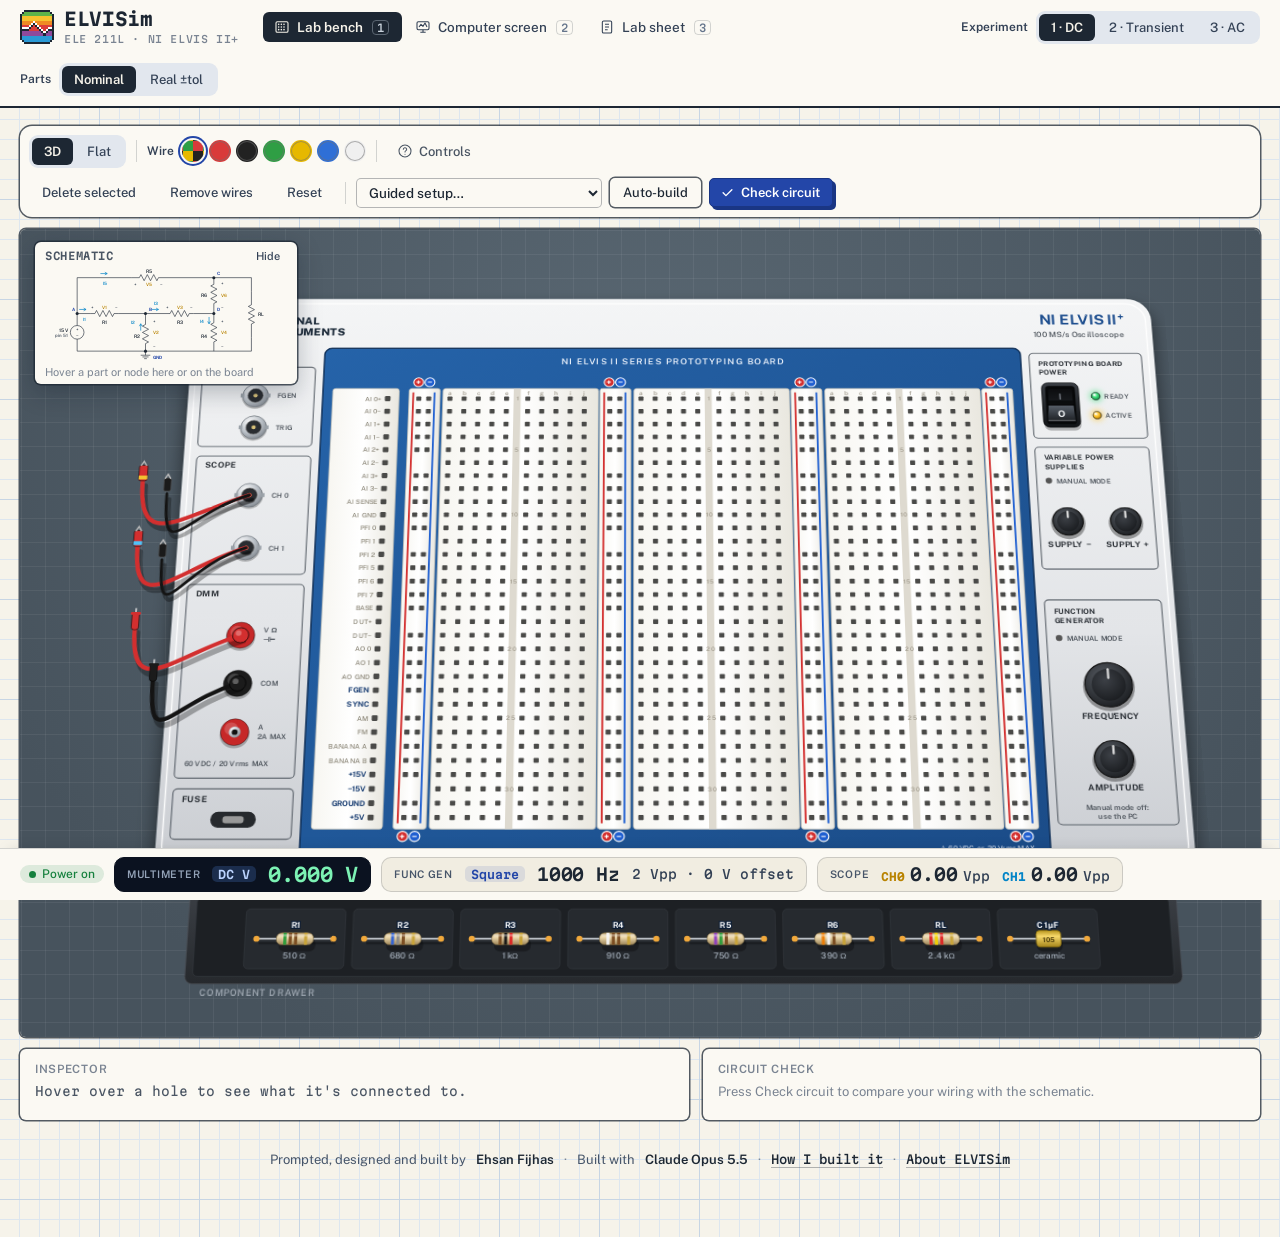
<file: sim/index.html>
<!DOCTYPE html>
<html lang="en" data-theme="light">
<head>
<meta charset="utf-8">
<meta name="viewport" content="width=device-width, initial-scale=1">
<meta name="description" content="A 3D NI ELVIS II+ lab bench in your browser. Wire a breadboard, probe it with the DMM and oscilloscope, and run DC, RC-transient and AC experiments on a real circuit solver.">
<meta property="og:type" content="website">
<meta property="og:site_name" content="ELVISim">
<meta property="og:title" content="ELVISim · Bench">
<meta property="og:description" content="A 3D NI ELVIS II+ lab bench in your browser. Wire a breadboard, probe it with the DMM and oscilloscope, and run DC, RC-transient and AC experiments on a real circuit solver.">
<meta property="og:url" content="https://3hsann.github.io/elvisim/sim/">
<meta property="og:image" content="https://3hsann.github.io/elvisim/assets/social.jpg">
<meta property="og:image:width" content="1200">
<meta property="og:image:height" content="628">
<meta property="og:image:alt" content="ELVISim: a wired breadboard on a 3D NI ELVIS II+ bench">
<meta name="twitter:card" content="summary_large_image">
<title>ELVISim · Bench</title>
<link rel="icon" href="data:image/svg+xml,%3Csvg%20width%3D%2264%22%20height%3D%2264%22%20viewBox%3D%220%200%2016%2016%22%20shape-rendering%3D%22crispEdges%22%20xmlns%3D%22http%3A//www.w3.org/2000/svg%22%3E%3Crect%20x%3D%222%22%20y%3D%220%22%20width%3D%2212%22%20height%3D%221%22%20fill%3D%22%231d2733%22/%3E%3Crect%20x%3D%221%22%20y%3D%221%22%20width%3D%221%22%20height%3D%221%22%20fill%3D%22%231d2733%22/%3E%3Crect%20x%3D%222%22%20y%3D%221%22%20width%3D%2212%22%20height%3D%221%22%20fill%3D%22%235DB34A%22/%3E%3Crect%20x%3D%2214%22%20y%3D%221%22%20width%3D%221%22%20height%3D%221%22%20fill%3D%22%231d2733%22/%3E%3Crect%20x%3D%220%22%20y%3D%222%22%20width%3D%221%22%20height%3D%221%22%20fill%3D%22%231d2733%22/%3E%3Crect%20x%3D%221%22%20y%3D%222%22%20width%3D%2214%22%20height%3D%221%22%20fill%3D%22%235DB34A%22/%3E%3Crect%20x%3D%2215%22%20y%3D%222%22%20width%3D%221%22%20height%3D%221%22%20fill%3D%22%231d2733%22/%3E%3Crect%20x%3D%220%22%20y%3D%223%22%20width%3D%221%22%20height%3D%221%22%20fill%3D%22%231d2733%22/%3E%3Crect%20x%3D%221%22%20y%3D%223%22%20width%3D%2214%22%20height%3D%221%22%20fill%3D%22%23F6C12E%22/%3E%3Crect%20x%3D%2215%22%20y%3D%223%22%20width%3D%221%22%20height%3D%221%22%20fill%3D%22%231d2733%22/%3E%3Crect%20x%3D%220%22%20y%3D%224%22%20width%3D%221%22%20height%3D%221%22%20fill%3D%22%231d2733%22/%3E%3Crect%20x%3D%221%22%20y%3D%224%22%20width%3D%2214%22%20height%3D%221%22%20fill%3D%22%23F6C12E%22/%3E%3Crect%20x%3D%2215%22%20y%3D%224%22%20width%3D%221%22%20height%3D%221%22%20fill%3D%22%231d2733%22/%3E%3Crect%20x%3D%220%22%20y%3D%225%22%20width%3D%221%22%20height%3D%221%22%20fill%3D%22%231d2733%22/%3E%3Crect%20x%3D%221%22%20y%3D%225%22%20width%3D%225%22%20height%3D%221%22%20fill%3D%22%23F08A24%22/%3E%3Crect%20x%3D%226%22%20y%3D%225%22%20width%3D%221%22%20height%3D%221%22%20fill%3D%22%23ffffff%22/%3E%3Crect%20x%3D%227%22%20y%3D%225%22%20width%3D%228%22%20height%3D%221%22%20fill%3D%22%23F08A24%22/%3E%3Crect%20x%3D%2215%22%20y%3D%225%22%20width%3D%221%22%20height%3D%221%22%20fill%3D%22%231d2733%22/%3E%3Crect%20x%3D%220%22%20y%3D%226%22%20width%3D%221%22%20height%3D%221%22%20fill%3D%22%231d2733%22/%3E%3Crect%20x%3D%221%22%20y%3D%226%22%20width%3D%224%22%20height%3D%221%22%20fill%3D%22%23F08A24%22/%3E%3Crect%20x%3D%225%22%20y%3D%226%22%20width%3D%221%22%20height%3D%221%22%20fill%3D%22%23ffffff%22/%3E%3Crect%20x%3D%226%22%20y%3D%226%22%20width%3D%221%22%20height%3D%221%22%20fill%3D%22%231d2733%22/%3E%3Crect%20x%3D%227%22%20y%3D%226%22%20width%3D%221%22%20height%3D%221%22%20fill%3D%22%23ffffff%22/%3E%3Crect%20x%3D%228%22%20y%3D%226%22%20width%3D%227%22%20height%3D%221%22%20fill%3D%22%23F08A24%22/%3E%3Crect%20x%3D%2215%22%20y%3D%226%22%20width%3D%221%22%20height%3D%221%22%20fill%3D%22%231d2733%22/%3E%3Crect%20x%3D%220%22%20y%3D%227%22%20width%3D%221%22%20height%3D%221%22%20fill%3D%22%231d2733%22/%3E%3Crect%20x%3D%221%22%20y%3D%227%22%20width%3D%223%22%20height%3D%221%22%20fill%3D%22%23DC3D3A%22/%3E%3Crect%20x%3D%224%22%20y%3D%227%22%20width%3D%221%22%20height%3D%221%22%20fill%3D%22%23ffffff%22/%3E%3Crect%20x%3D%225%22%20y%3D%227%22%20width%3D%221%22%20height%3D%221%22%20fill%3D%22%231d2733%22/%3E%3Crect%20x%3D%226%22%20y%3D%227%22%20width%3D%221%22%20height%3D%221%22%20fill%3D%22%23DC3D3A%22/%3E%3Crect%20x%3D%227%22%20y%3D%227%22%20width%3D%221%22%20height%3D%221%22%20fill%3D%22%231d2733%22/%3E%3Crect%20x%3D%228%22%20y%3D%227%22%20width%3D%221%22%20height%3D%221%22%20fill%3D%22%23ffffff%22/%3E%3Crect%20x%3D%229%22%20y%3D%227%22%20width%3D%226%22%20height%3D%221%22%20fill%3D%22%23DC3D3A%22/%3E%3Crect%20x%3D%2215%22%20y%3D%227%22%20width%3D%221%22%20height%3D%221%22%20fill%3D%22%231d2733%22/%3E%3Crect%20x%3D%220%22%20y%3D%228%22%20width%3D%221%22%20height%3D%221%22%20fill%3D%22%231d2733%22/%3E%3Crect%20x%3D%221%22%20y%3D%228%22%20width%3D%223%22%20height%3D%221%22%20fill%3D%22%23ffffff%22/%3E%3Crect%20x%3D%224%22%20y%3D%228%22%20width%3D%221%22%20height%3D%221%22%20fill%3D%22%231d2733%22/%3E%3Crect%20x%3D%225%22%20y%3D%228%22%20width%3D%223%22%20height%3D%221%22%20fill%3D%22%23DC3D3A%22/%3E%3Crect%20x%3D%228%22%20y%3D%228%22%20width%3D%221%22%20height%3D%221%22%20fill%3D%22%231d2733%22/%3E%3Crect%20x%3D%229%22%20y%3D%228%22%20width%3D%221%22%20height%3D%221%22%20fill%3D%22%23ffffff%22/%3E%3Crect%20x%3D%2210%22%20y%3D%228%22%20width%3D%223%22%20height%3D%221%22%20fill%3D%22%23DC3D3A%22/%3E%3Crect%20x%3D%2213%22%20y%3D%228%22%20width%3D%222%22%20height%3D%221%22%20fill%3D%22%23ffffff%22/%3E%3Crect%20x%3D%2215%22%20y%3D%228%22%20width%3D%221%22%20height%3D%221%22%20fill%3D%22%231d2733%22/%3E%3Crect%20x%3D%220%22%20y%3D%229%22%20width%3D%224%22%20height%3D%221%22%20fill%3D%22%231d2733%22/%3E%3Crect%20x%3D%224%22%20y%3D%229%22%20width%3D%225%22%20height%3D%221%22%20fill%3D%22%23DC3D3A%22/%3E%3Crect%20x%3D%229%22%20y%3D%229%22%20width%3D%221%22%20height%3D%221%22%20fill%3D%22%231d2733%22/%3E%3Crect%20x%3D%2210%22%20y%3D%229%22%20width%3D%221%22%20height%3D%221%22%20fill%3D%22%23ffffff%22/%3E%3Crect%20x%3D%2211%22%20y%3D%229%22%20width%3D%221%22%20height%3D%221%22%20fill%3D%22%23DC3D3A%22/%3E%3Crect%20x%3D%2212%22%20y%3D%229%22%20width%3D%221%22%20height%3D%221%22%20fill%3D%22%23ffffff%22/%3E%3Crect%20x%3D%2213%22%20y%3D%229%22%20width%3D%223%22%20height%3D%221%22%20fill%3D%22%231d2733%22/%3E%3Crect%20x%3D%220%22%20y%3D%2210%22%20width%3D%221%22%20height%3D%221%22%20fill%3D%22%231d2733%22/%3E%3Crect%20x%3D%221%22%20y%3D%2210%22%20width%3D%229%22%20height%3D%221%22%20fill%3D%22%238E4A9C%22/%3E%3Crect%20x%3D%2210%22%20y%3D%2210%22%20width%3D%221%22%20height%3D%221%22%20fill%3D%22%231d2733%22/%3E%3Crect%20x%3D%2211%22%20y%3D%2210%22%20width%3D%221%22%20height%3D%221%22%20fill%3D%22%23ffffff%22/%3E%3Crect%20x%3D%2212%22%20y%3D%2210%22%20width%3D%221%22%20height%3D%221%22%20fill%3D%22%231d2733%22/%3E%3Crect%20x%3D%2213%22%20y%3D%2210%22%20width%3D%222%22%20height%3D%221%22%20fill%3D%22%238E4A9C%22/%3E%3Crect%20x%3D%2215%22%20y%3D%2210%22%20width%3D%221%22%20height%3D%221%22%20fill%3D%22%231d2733%22/%3E%3Crect%20x%3D%220%22%20y%3D%2211%22%20width%3D%221%22%20height%3D%221%22%20fill%3D%22%231d2733%22/%3E%3Crect%20x%3D%221%22%20y%3D%2211%22%20width%3D%2210%22%20height%3D%221%22%20fill%3D%22%238E4A9C%22/%3E%3Crect%20x%3D%2211%22%20y%3D%2211%22%20width%3D%221%22%20height%3D%221%22%20fill%3D%22%231d2733%22/%3E%3Crect%20x%3D%2212%22%20y%3D%2211%22%20width%3D%223%22%20height%3D%221%22%20fill%3D%22%238E4A9C%22/%3E%3Crect%20x%3D%2215%22%20y%3D%2211%22%20width%3D%221%22%20height%3D%221%22%20fill%3D%22%231d2733%22/%3E%3Crect%20x%3D%220%22%20y%3D%2212%22%20width%3D%221%22%20height%3D%221%22%20fill%3D%22%231d2733%22/%3E%3Crect%20x%3D%221%22%20y%3D%2212%22%20width%3D%2214%22%20height%3D%221%22%20fill%3D%22%232A9AD6%22/%3E%3Crect%20x%3D%2215%22%20y%3D%2212%22%20width%3D%221%22%20height%3D%221%22%20fill%3D%22%231d2733%22/%3E%3Crect%20x%3D%220%22%20y%3D%2213%22%20width%3D%221%22%20height%3D%221%22%20fill%3D%22%231d2733%22/%3E%3Crect%20x%3D%221%22%20y%3D%2213%22%20width%3D%2214%22%20height%3D%221%22%20fill%3D%22%232A9AD6%22/%3E%3Crect%20x%3D%2215%22%20y%3D%2213%22%20width%3D%221%22%20height%3D%221%22%20fill%3D%22%231d2733%22/%3E%3Crect%20x%3D%221%22%20y%3D%2214%22%20width%3D%221%22%20height%3D%221%22%20fill%3D%22%231d2733%22/%3E%3Crect%20x%3D%222%22%20y%3D%2214%22%20width%3D%2212%22%20height%3D%221%22%20fill%3D%22%232A9AD6%22/%3E%3Crect%20x%3D%2214%22%20y%3D%2214%22%20width%3D%221%22%20height%3D%221%22%20fill%3D%22%231d2733%22/%3E%3Crect%20x%3D%222%22%20y%3D%2215%22%20width%3D%2212%22%20height%3D%221%22%20fill%3D%22%231d2733%22/%3E%3C/svg%3E">
<link rel="preconnect" href="https://fonts.googleapis.com">
<link href="https://fonts.googleapis.com/css2?family=Caveat:wght@600&family=Martian+Mono:wght@400;500;600;700&family=Newsreader:opsz,wght@6..72,500;6..72,600&family=Public+Sans:wght@400;500;600;700&display=swap" rel="stylesheet">
<style>

/* Layout: app shell. Sticky top bar (brand, view nav, experiment, theme) → per-view toolbar → canvas → inspector; sticky status bar shows live instrument readings on every view. Board and PC mock keep their physical colours; the shell follows the light/dark tokens. */
:root{
  --bg:#f6f3ea; --surface:#fbf9f3; --surface-2:#f1ede1; --sunken:#e9e3d3;
  --line:rgba(29,39,51,.18); --line-strong:rgba(29,39,51,.32);
  --ink:#1d2733; --muted:#4a5563; --faint:#7a8492;
  --accent:#2346a8; --accent-ink:#ffffff; --accent-soft:color-mix(in oklab,#2346a8 11%,transparent);
  --grid:#dde6ef; --grid-major:#c7d5e4; --redpen:#c8372d;
  --good:#15803d; --bad:#c62828; --warn:#a15c07;
  --ch0:#b98300; --ch1:#0284c7;
  --stage-a:#5a6873; --stage-b:#47535d;
  --shadow-border:0 0 0 1.5px rgba(29,39,51,.75);
  --shadow-border-hover:0 0 0 1.5px rgba(29,39,51,1);
  --sans:"Public Sans",system-ui,-apple-system,"Segoe UI",sans-serif;
  --mono:"Martian Mono",ui-monospace,"SFMono-Regular",monospace;
  --serif:"Newsreader",Georgia,serif;
  --display:var(--sans); --body:var(--sans);
  --r-sm:5px; --r-md:6px; --r-lg:6px;
  color-scheme:light;
}
*{box-sizing:border-box}
[hidden]{display:none!important}
html,body{margin:0;background:var(--bg);color:var(--ink);font:14.5px/1.55 var(--sans);-webkit-font-smoothing:antialiased}
body{background-color:var(--bg);background-image:linear-gradient(var(--grid-major) 1px,transparent 1px),linear-gradient(90deg,var(--grid-major) 1px,transparent 1px),linear-gradient(var(--grid) 1px,transparent 1px),linear-gradient(90deg,var(--grid) 1px,transparent 1px);background-size:100px 100px,100px 100px,20px 20px,20px 20px;background-position:-1px -1px}
button,select,input{font-family:inherit}
.app{min-height:100vh;display:grid;grid-template-rows:auto 1fr auto}
/* top bar */
.topbar{position:sticky;top:0;z-index:20;background:var(--surface);border-bottom:2px solid var(--ink)}
.topbar-in{max-width:1500px;margin:0 auto;padding:10px 20px;display:flex;align-items:center;gap:18px;flex-wrap:wrap}
.brand{display:flex;align-items:center;gap:10px;margin-right:6px}
.brand-mark{display:grid;place-items:center;text-decoration:none}
.brand h1{font:700 18px/1.1 var(--mono);margin:0;letter-spacing:-.02em}
.brand h1 small{display:block;font:500 10px var(--mono);color:var(--faint);letter-spacing:.06em;text-transform:uppercase;margin-top:3px}
.brand a{color:inherit;text-decoration:none}
.nav{display:flex;gap:2px;background:transparent;padding:0;border-radius:0}
.nav button{display:flex;align-items:center;gap:7px;background:none;border:1px solid transparent;color:#334155;font:500 13.5px var(--sans);padding:6px 12px 6px 10px;border-radius:6px;box-shadow:none}
.nav button[aria-selected="true"]{background:var(--ink);color:var(--bg);font-weight:600;box-shadow:none}
.nav button[aria-selected="true"] kbd{color:#c9d2dc;border-color:#5b6672}
.nav kbd{font:500 10.5px var(--mono);color:#64748b;border:1px solid var(--line);border-radius:4px;padding:0 4px;margin-left:2px}
.spacer{flex:1}
.toplink{font:500 12px var(--mono);color:var(--ink);text-decoration:underline;text-underline-offset:3px;text-decoration-color:var(--line-strong)}
@media (hover:hover){.toplink:hover{text-decoration-color:var(--ink)}}
.field{display:flex;align-items:center;gap:8px}
.field>span{font-size:12px;color:#334155;font-weight:600}
/* controls */
label{font-size:12.5px;color:var(--muted)}
select,input[type=number]{background:var(--surface);color:var(--ink);border:1px solid var(--line-strong);border-radius:var(--r-sm);padding:5px 8px;font:13.5px var(--mono);font-variant-numeric:tabular-nums}
input[type=number]{width:96px}
button{font:500 13px var(--sans);color:var(--ink);background:var(--surface);border:1px solid transparent;box-shadow:var(--shadow-border);border-radius:var(--r-sm);padding:6px 12px;cursor:pointer;display:inline-flex;align-items:center;gap:6px;transition-property:scale,background-color,box-shadow,color;transition-duration:150ms;transition-timing-function:ease-out;-webkit-tap-highlight-color:transparent}
button svg{flex:none}
button.has-icon{padding-inline-start:10px}
.win button{box-shadow:none}
@media (hover:hover){button:not(.win *):hover{box-shadow:var(--shadow-border-hover);background:var(--surface-2)}.win button:hover{filter:brightness(1.12)}button.primary:hover{background:color-mix(in oklab,var(--accent) 88%,black)}}
button:not(:disabled):active{scale:0.96}
button.primary{background:var(--accent);color:var(--accent-ink);font-weight:600;border:1.5px solid #1a3684;box-shadow:3px 3px 0 #1a3684}
button.ghost{box-shadow:none;background:transparent;color:#334155}
.segs{display:inline-flex;background:#e2e7ee;padding:3px;border-radius:9px;gap:2px}
.segs button{box-shadow:none;background:transparent;color:#334155;font-weight:500;padding:5px 11px;border-radius:6px}
@media (hover:hover){.segs button:not([aria-pressed="true"]):hover,.nav button:not([aria-selected="true"]):hover{background:color-mix(in oklab,var(--surface) 55%,transparent);color:var(--ink);box-shadow:none}}
.segs button[aria-pressed="true"]{background:var(--ink);color:var(--bg);font-weight:600;box-shadow:none}
@media (hover:hover){.nav button[aria-selected="true"]:hover,.segs button[aria-pressed="true"]:hover{background:var(--ink);color:var(--bg);box-shadow:none;filter:brightness(1.15)}}
.iconbtn{width:34px;height:34px;padding:0;justify-content:center}
:focus-visible{outline:2px solid var(--accent);outline-offset:2px}
/* page */
main{max-width:1500px;width:100%;margin:0 auto;padding:18px 20px 28px;display:grid;gap:14px;align-content:start}
h2{font:600 21px/1.2 var(--serif);letter-spacing:-.01em;margin:0 0 10px;color:var(--ink)}
h3{font:600 11.5px var(--sans);letter-spacing:.06em;text-transform:uppercase;color:var(--faint);margin:0}
.panel{background:var(--surface);border:1px solid transparent;box-shadow:var(--shadow-border);border-radius:var(--r-lg);padding:16px}
.row{display:flex;flex-wrap:wrap;gap:8px;align-items:center}
.viewhead{display:flex;align-items:flex-end;justify-content:space-between;gap:12px;flex-wrap:wrap}
.viewhead p{margin:2px 0 0;color:var(--muted);font-size:13px;max-width:70ch}
.toolbar{display:flex;flex-wrap:wrap;gap:10px;align-items:center;justify-content:space-between;background:var(--surface);box-shadow:var(--shadow-border);border:1px solid transparent;border-radius:12px;padding:8px}
.tgroup{display:flex;align-items:center;gap:8px;flex-wrap:wrap}
.tsep{width:1px;height:22px;background:var(--line);margin:0 2px}
.swatches{display:flex;gap:5px;align-items:center}
.sw{width:22px;height:22px;border-radius:50%;padding:0;justify-content:center;box-shadow:inset 0 0 0 1px oklch(0.55 0 0 / .55)}
.sw[aria-pressed="true"]{box-shadow:0 0 0 2px var(--surface),0 0 0 4px var(--accent)}
.sw.auto{background:conic-gradient(#d93a3a 0 25%,#222 0 50%,#e6b800 0 75%,#2f9e44 0);}
details.help{position:relative}
details.help summary{list-style:none;cursor:pointer;display:inline-flex;align-items:center;gap:6px;font:500 13px var(--sans);color:var(--muted);padding:6px 10px;border-radius:var(--r-sm)}
details.help summary::-webkit-details-marker{display:none}
@media (hover:hover){details.help summary:hover{background:var(--surface-2);color:var(--ink)}}
.helpcard{position:absolute;z-index:15;top:calc(100% + 6px);left:0;width:min(420px,86vw);background:var(--surface);box-shadow:var(--shadow-border),0 16px 32px -8px oklch(0 0 0 / .25);border:1px solid transparent;border-radius:12px;padding:14px 16px;font-size:13px;color:var(--muted);display:grid;gap:7px}
.helpcard b{color:var(--ink);font-weight:600}
.helpcard kbd{font:500 11px var(--mono);border:1px solid var(--line-strong);border-radius:4px;padding:0 5px;color:var(--ink)}
/* stage */
#stage{position:relative;overflow-x:auto;overflow-y:hidden;padding:10px 70px 26px;background:linear-gradient(rgba(255,255,255,.06) 1px,transparent 1px) 0 0/24px 24px,linear-gradient(90deg,rgba(255,255,255,.06) 1px,transparent 1px) 0 0/24px 24px,radial-gradient(ellipse at 50% 25%,var(--stage-a) 0%,var(--stage-b) 80%);border-radius:var(--r-lg);box-shadow:var(--shadow-border);border:1px solid transparent}
#tw{min-width:1100px;transform-origin:50% 50%}
@media (prefers-reduced-motion:no-preference){#tw{transition:transform 350ms cubic-bezier(0.2,0,0,1)}}
svg#bb{display:block;width:100%;height:auto;touch-action:none;user-select:none;-webkit-user-select:none}
#stage.tilt #tw{transform:perspective(2600px) rotateX(22deg)}

.phonenote{display:none;align-items:center;gap:10px;background:#fff6d6;border-bottom:1px solid #e8d48a;color:var(--ink);font:13px/1.4 var(--sans);padding:9px 14px}
.phonenote button{margin-left:auto;padding:2px 8px;font-size:12px}
@media (max-width:820px){.phonenote:not([hidden]){display:flex}}
.sr-only{position:absolute;width:1px;height:1px;overflow:hidden;clip:rect(0 0 0 0)}
.guide{border-left:0;display:grid;gap:8px}
.guide .ghead{display:flex;justify-content:space-between;align-items:center}
.guide h3{color:var(--accent);font-size:12px}
.gsteps{margin:0;padding-left:20px;display:grid;gap:4px;font-size:14px;color:var(--ink)}
.gsteps b{font-weight:600}
.gexp{font:500 13.5px var(--sans);color:var(--muted)}
.gexp b{font:600 15px var(--mono);color:var(--good)}
.inspector{display:grid;grid-template-columns:minmax(0,1.2fr) minmax(0,1fr);gap:14px}
@media (max-width:900px){.inspector{grid-template-columns:1fr}}
.inspector .panel{padding:12px 14px;display:grid;gap:6px;align-content:start}
.status{font:12.5px/1.5 var(--mono);color:var(--muted);min-height:1.5em}
.status b{color:var(--ink);font-weight:600}
.warns div{font:500 13px var(--sans)}
#checkOut{font-size:13.5px;display:grid;gap:4px}
#checkOut .ok{color:var(--good);font-weight:500}#checkOut .no{color:var(--bad)}
.empty{font-size:13px;color:var(--faint)}
/* status bar */
.statusbar{position:sticky;bottom:0;z-index:20;background:var(--surface);border-top:1px solid var(--line)}
.statusbar{box-shadow:0 -6px 16px -10px oklch(0 0 0 / .18)}
.pcstrip{max-width:1500px;margin:0 auto;padding:8px 20px;display:flex;gap:10px;align-items:stretch;overflow-x:auto;font-variant-numeric:tabular-nums}
.ro2{display:flex;align-items:center;gap:12px;background:var(--surface-2);border:1px solid var(--line);border-radius:10px;padding:5px 12px;white-space:nowrap}
.ro2 .lab{font:600 10.5px var(--sans);letter-spacing:.07em;text-transform:uppercase;color:#475569}
.ro2 .val{font:600 17px var(--mono);color:var(--ink);letter-spacing:-.01em}
.ro2 .sub{font:500 12.5px var(--mono);color:#334155}
.ro2 .mode{font:600 11.5px var(--mono);color:var(--accent);background:var(--accent-soft);border-radius:5px;padding:1px 6px}
.ro2.dmm{background:#0b1220;border-color:#0b1220}.ro2.dmm .lab{color:#94a3b8}.ro2.dmm .val{color:#7cf2b4;font-size:19px}.ro2.dmm .mode{color:#bcd4ff;background:rgba(91,155,255,.2)}
.ro2 .ch{display:flex;align-items:baseline;gap:5px}.ro2 .ch b{font:700 11px var(--mono)}
.ro2.warn{background:color-mix(in oklab,var(--bad) 9%,white);border-color:color-mix(in oklab,var(--bad) 30%,white);color:var(--bad);font:500 12.5px var(--sans);white-space:normal;min-width:220px}
.pill{align-self:center}
.credits{max-width:1500px;width:100%;margin:0 auto;padding:4px 20px 18px;display:flex;flex-wrap:wrap;justify-content:center;gap:4px 10px;font:400 13px var(--sans);color:#475569}
.credits b{color:var(--ink);font-weight:600}
.credits span{color:var(--faint)}
.sbwrap{max-width:1500px;margin:0 auto;display:flex;align-items:center;gap:10px;padding-right:20px}.sbwrap .pcstrip{flex:1;margin:0}
.pill.visits{white-space:nowrap;color:#334155;background:#e2e7ee}
.pill{display:inline-flex;align-items:center;gap:6px;font:500 12px var(--sans);padding:2px 9px;border-radius:999px;background:var(--sunken);color:var(--muted)}
.pill i{width:7px;height:7px;border-radius:50%;background:currentColor;display:inline-block}
.pill.on{color:var(--good);background:color-mix(in oklab,var(--good) 13%,transparent)}
.pill.off{color:var(--bad);background:color-mix(in oklab,var(--bad) 12%,transparent)}
details summary{cursor:pointer;color:var(--accent);font-size:13.5px}
details p{font-size:13px;color:var(--muted);margin:6px 0}
@media (prefers-reduced-motion:reduce){button:not(:disabled):active{scale:1}}

/* ---------- computer screen ---------- */
.monitor{background:#0c0d0f;border-radius:20px;padding:18px 18px 10px;border:1px solid #2a2d31;box-shadow:0 24px 48px -12px rgba(0,0,0,.45)}
.screen{background:#1e5a9e;background:linear-gradient(160deg,#1f5fa6,#173f74);border-radius:4px;overflow:hidden;display:grid;grid-template-rows:auto 1fr auto;min-height:760px;font-family:"Segoe UI",system-ui,sans-serif}
.monitor .chin{text-align:center;font:600 12px var(--body);color:#59606a;padding-top:8px;letter-spacing:.2em}
.launcher{display:flex;align-items:center;gap:6px;background:#2b2f35;border-bottom:1px solid #111;padding:6px 10px;flex-wrap:wrap}
.launcher .lbrand{font:700 13px "Segoe UI",var(--body);color:#fff;margin-right:12px}
.launcher .lbrand span{color:#8fd14f}
.ltile{display:grid;justify-items:center;gap:2px;background:#3a3f46;border:1px solid #50565e;border-radius:4px;padding:4px 8px;min-width:58px;color:#e9edf1;font:600 11px "Segoe UI",var(--body)}
.ltile i{font-style:normal;font:700 15px var(--mono);color:#ffd34d}
.ltile.on{background:#44617f;border-color:#7fb2e5}
.desk{display:grid;grid-template-columns:minmax(330px,.9fr) minmax(0,1.6fr);gap:12px;padding:12px;align-items:start}
@media (max-width:1000px){.desk{grid-template-columns:1fr}}
.win{background:#3c3f43;border:1px solid #1a1c1f;border-radius:6px;box-shadow:0 10px 24px rgba(0,0,0,.35);overflow:hidden;color:#e8ebee;font:13px "Segoe UI",var(--body)}
.win .tbar{display:flex;align-items:center;justify-content:space-between;background:linear-gradient(#5a6068,#474c53);padding:5px 8px;font-weight:600;font-size:12.5px;border-bottom:1px solid #222}
.win .tbar .wb{display:flex;gap:4px}.win .tbar .wb span{width:12px;height:12px;border-radius:2px;background:#6b7179;display:inline-block}.win .tbar .wb span:last-child{background:#c0392b}
.win .body{padding:10px;display:grid;gap:10px}
.grp{border:1px solid #5b6068;border-radius:4px;padding:8px;display:grid;gap:8px;position:relative}
.grp>.gl{position:absolute;top:-9px;left:8px;background:#3c3f43;padding:0 4px;font-size:11.5px;color:#c7cdd3}
.lcd2{background:#050607;border:2px solid #24272b;border-radius:3px;padding:8px 12px;text-align:right;font:600 44px var(--mono);color:#e8f3ff;font-variant-numeric:tabular-nums;min-height:72px}
.lcd2 small{display:flex;justify-content:space-between;font:500 11px var(--mono);color:#7d8995}
.mbtns{display:grid;grid-template-columns:repeat(5,1fr);gap:6px}
.mb{background:linear-gradient(#5d636b,#4a4f56);border:1px solid #23262a;color:#fff;border-radius:3px;padding:6px 2px;display:grid;justify-items:center;font:600 15px var(--mono)}
.mb small{font:500 10px "Segoe UI",var(--body);color:#cfd5db}
.mb[aria-pressed="true"]{background:linear-gradient(#3f86c9,#2c6aa6);border-color:#9cc9f2}
.sfpbtns{display:flex;gap:6px;justify-content:flex-end;flex-wrap:wrap}
.sfpbtns button{background:linear-gradient(#61676f,#4b5057);border:1px solid #23262a;color:#fff;border-radius:3px;padding:4px 12px;font:600 12px "Segoe UI",var(--body)}
.sfpbtns button[aria-pressed="true"]{background:linear-gradient(#5fa743,#3f7f2a)}
.hint2{font-size:11.5px;color:#b8c0c8}
.win select,.win input[type=number]{background:#f4f5f6;color:#111;border:1px solid #23262a;border-radius:2px;padding:3px 6px;font:13px var(--mono)}
.win label{color:#d4d9de;font-size:12px}
.kv2{display:grid;grid-template-columns:84px minmax(0,1fr);gap:6px;align-items:center}
.win select{width:100%}
.wbtns{display:flex;gap:6px}
.wbtn{background:linear-gradient(#5d636b,#4a4f56);border:1px solid #23262a;border-radius:3px;padding:4px 10px}
.wbtn svg{display:block}
.wbtn[aria-pressed="true"]{background:linear-gradient(#3f86c9,#2c6aa6);border-color:#9cc9f2}
.freqbig{background:#050607;border:2px solid #24272b;border-radius:3px;font:600 30px var(--mono);color:#e8f3ff;text-align:right;padding:4px 10px}
.scopegrid{display:grid;grid-template-columns:minmax(0,1fr) 250px;gap:10px}
@media (max-width:760px){.scopegrid{grid-template-columns:1fr}}
canvas#scr{width:100%;aspect-ratio:10/8;background:#000;border:2px solid #24272b;display:block;cursor:ew-resize;touch-action:none}
.meas{display:grid;grid-template-columns:repeat(2,1fr);gap:6px;font:12px var(--mono);font-variant-numeric:tabular-nums}
.meas div{background:#2a2d31;border:1px solid #1a1c1f;border-radius:3px;padding:4px 6px}
.meas b{display:block;font:600 10.5px "Segoe UI",var(--body);color:#9aa4ae}
.taskbar{display:flex;align-items:center;gap:10px;background:rgba(20,24,30,.92);padding:5px 10px;font:12px "Segoe UI",var(--body);color:#dfe4e9}
.taskbar .start{width:22px;height:22px;display:grid;grid-template-columns:1fr 1fr;gap:2px}
.taskbar .start span{background:#6cb6ff}
.taskbar .tk{background:#2c333c;border-bottom:2px solid #6cb6ff;padding:3px 10px}
.taskbar .clock{margin-left:auto;font-variant-numeric:tabular-nums}

/* ---------- lab sheet ---------- */
.sheet{display:grid;grid-template-columns:minmax(0,1fr) minmax(320px,.9fr);gap:14px;align-items:start}
@media (max-width:980px){.sheet{grid-template-columns:1fr}}
svg.sch{width:100%;height:auto;display:block}
/* schematic <-> board linking */
.sch .hl{fill:#ffd84d;opacity:0;transition:opacity 120ms}
.sch .hl.on{opacity:.55}
.sch .hit{fill:transparent;cursor:pointer}
.minisch{position:absolute;top:12px;left:14px;z-index:5;width:262px;background:var(--surface);border-radius:var(--r-lg);box-shadow:var(--shadow-border),0 8px 24px rgba(10,20,35,.28);padding:6px 8px 4px}
.minisch .mh{display:flex;align-items:center;justify-content:space-between;gap:12px;white-space:nowrap;font:600 10.5px var(--mono);letter-spacing:.06em;text-transform:uppercase;color:var(--muted);padding:0 2px}
.minisch .mh button{padding:1px 6px;font:500 11px var(--sans)}
.minisch .mhint{font:11px var(--sans);color:var(--faint);padding:0 2px 2px}
.minisch.min{width:max-content;padding:5px 6px 5px 10px}
.minisch.min svg,.minisch.min .mhint{display:none}
.ws{display:grid;gap:7px}
.q{display:grid;grid-template-columns:64px 1fr auto;gap:8px;align-items:center}
.q .lab{font:600 14px var(--mono);color:var(--ink)}
.q input{width:100%}
.unit{font-size:12px;color:var(--muted)}
.mark{font:600 12px var(--body);padding:2px 8px;border-radius:999px;white-space:nowrap}
.mark.ok{background:color-mix(in oklab,var(--good) 14%,transparent);color:var(--good)}
.mark.no{background:color-mix(in oklab,var(--bad) 14%,transparent);color:var(--bad)}
.mark.half{background:color-mix(in oklab,var(--warn) 16%,transparent);color:var(--warn)}
.ans{grid-column:2/4;font:13px var(--mono);color:var(--muted);display:none}
.reveal .ans{display:block}
.steps{margin:0;padding-left:20px;color:var(--muted);font-size:14px}
.steps li{margin:4px 0}.steps b{color:var(--ink)}
details summary{cursor:pointer;color:var(--accent);font-size:14px}
details p{font-size:13px;color:var(--muted);margin:6px 0}
.score{font:600 15px var(--mono)}
.pxlogo{image-rendering:pixelated}
</style>
</head>
<body>
<script>
/* ===== Visitor tracking (GoatCounter: free, no cookies) =====
   1. Sign up at https://www.goatcounter.com and pick a code, e.g. "ele211sim"
   2. Put that code below. Leave it empty to turn tracking off.
   3. To show the visit count on the page: GoatCounter Settings → tick
      "Allow adding visitor counts on your website". */
window.ANALYTICS={goatcounter:"3hsannn",showCount:true};
</script>
<div class="phonenote" id="phonenote" role="note"><span><b>Best on a laptop.</b> On a phone you can look around, but dragging wires is difficult.</span><button class="ghost" id="phonenoteX" aria-label="Dismiss">OK</button></div>
<div class="app">
<header class="topbar"><div class="topbar-in">
  <div class="brand"><a class="brand-mark" href="../index.html" aria-label="ELVISim overview"><svg width="34" height="34" viewBox="0 0 16 16" shape-rendering="crispEdges" aria-hidden="true" class="pxlogo"><rect x="2" y="0" width="12" height="1" fill="#1d2733"/><rect x="1" y="1" width="1" height="1" fill="#1d2733"/><rect x="2" y="1" width="12" height="1" fill="#5DB34A"/><rect x="14" y="1" width="1" height="1" fill="#1d2733"/><rect x="0" y="2" width="1" height="1" fill="#1d2733"/><rect x="1" y="2" width="14" height="1" fill="#5DB34A"/><rect x="15" y="2" width="1" height="1" fill="#1d2733"/><rect x="0" y="3" width="1" height="1" fill="#1d2733"/><rect x="1" y="3" width="14" height="1" fill="#F6C12E"/><rect x="15" y="3" width="1" height="1" fill="#1d2733"/><rect x="0" y="4" width="1" height="1" fill="#1d2733"/><rect x="1" y="4" width="14" height="1" fill="#F6C12E"/><rect x="15" y="4" width="1" height="1" fill="#1d2733"/><rect x="0" y="5" width="1" height="1" fill="#1d2733"/><rect x="1" y="5" width="5" height="1" fill="#F08A24"/><rect x="6" y="5" width="1" height="1" fill="#ffffff"/><rect x="7" y="5" width="8" height="1" fill="#F08A24"/><rect x="15" y="5" width="1" height="1" fill="#1d2733"/><rect x="0" y="6" width="1" height="1" fill="#1d2733"/><rect x="1" y="6" width="4" height="1" fill="#F08A24"/><rect x="5" y="6" width="1" height="1" fill="#ffffff"/><rect x="6" y="6" width="1" height="1" fill="#1d2733"/><rect x="7" y="6" width="1" height="1" fill="#ffffff"/><rect x="8" y="6" width="7" height="1" fill="#F08A24"/><rect x="15" y="6" width="1" height="1" fill="#1d2733"/><rect x="0" y="7" width="1" height="1" fill="#1d2733"/><rect x="1" y="7" width="3" height="1" fill="#DC3D3A"/><rect x="4" y="7" width="1" height="1" fill="#ffffff"/><rect x="5" y="7" width="1" height="1" fill="#1d2733"/><rect x="6" y="7" width="1" height="1" fill="#DC3D3A"/><rect x="7" y="7" width="1" height="1" fill="#1d2733"/><rect x="8" y="7" width="1" height="1" fill="#ffffff"/><rect x="9" y="7" width="6" height="1" fill="#DC3D3A"/><rect x="15" y="7" width="1" height="1" fill="#1d2733"/><rect x="0" y="8" width="1" height="1" fill="#1d2733"/><rect x="1" y="8" width="3" height="1" fill="#ffffff"/><rect x="4" y="8" width="1" height="1" fill="#1d2733"/><rect x="5" y="8" width="3" height="1" fill="#DC3D3A"/><rect x="8" y="8" width="1" height="1" fill="#1d2733"/><rect x="9" y="8" width="1" height="1" fill="#ffffff"/><rect x="10" y="8" width="3" height="1" fill="#DC3D3A"/><rect x="13" y="8" width="2" height="1" fill="#ffffff"/><rect x="15" y="8" width="1" height="1" fill="#1d2733"/><rect x="0" y="9" width="4" height="1" fill="#1d2733"/><rect x="4" y="9" width="5" height="1" fill="#DC3D3A"/><rect x="9" y="9" width="1" height="1" fill="#1d2733"/><rect x="10" y="9" width="1" height="1" fill="#ffffff"/><rect x="11" y="9" width="1" height="1" fill="#DC3D3A"/><rect x="12" y="9" width="1" height="1" fill="#ffffff"/><rect x="13" y="9" width="3" height="1" fill="#1d2733"/><rect x="0" y="10" width="1" height="1" fill="#1d2733"/><rect x="1" y="10" width="9" height="1" fill="#8E4A9C"/><rect x="10" y="10" width="1" height="1" fill="#1d2733"/><rect x="11" y="10" width="1" height="1" fill="#ffffff"/><rect x="12" y="10" width="1" height="1" fill="#1d2733"/><rect x="13" y="10" width="2" height="1" fill="#8E4A9C"/><rect x="15" y="10" width="1" height="1" fill="#1d2733"/><rect x="0" y="11" width="1" height="1" fill="#1d2733"/><rect x="1" y="11" width="10" height="1" fill="#8E4A9C"/><rect x="11" y="11" width="1" height="1" fill="#1d2733"/><rect x="12" y="11" width="3" height="1" fill="#8E4A9C"/><rect x="15" y="11" width="1" height="1" fill="#1d2733"/><rect x="0" y="12" width="1" height="1" fill="#1d2733"/><rect x="1" y="12" width="14" height="1" fill="#2A9AD6"/><rect x="15" y="12" width="1" height="1" fill="#1d2733"/><rect x="0" y="13" width="1" height="1" fill="#1d2733"/><rect x="1" y="13" width="14" height="1" fill="#2A9AD6"/><rect x="15" y="13" width="1" height="1" fill="#1d2733"/><rect x="1" y="14" width="1" height="1" fill="#1d2733"/><rect x="2" y="14" width="12" height="1" fill="#2A9AD6"/><rect x="14" y="14" width="1" height="1" fill="#1d2733"/><rect x="2" y="15" width="12" height="1" fill="#1d2733"/></svg></a>
    <h1><a href="../index.html">ELVISim</a><small>ELE 211L · NI ELVIS II+</small></h1></div>
  <nav class="nav" role="tablist" aria-label="Views">
    <button role="tab" id="mt-bench" aria-selected="true"><svg width="16" height="16" viewBox="0 0 24 24" fill="none" stroke="currentColor" stroke-width="1.6" aria-hidden="true"><rect x="3" y="4" width="18" height="16" rx="2"/><path d="M7 8h.01M11 8h.01M15 8h.01M7 12h.01M11 12h.01M15 12h.01M7 16h.01M11 16h.01M15 16h.01" stroke-width="2.4" stroke-linecap="round"/></svg>Lab bench<kbd>1</kbd></button>
    <button role="tab" id="mt-pc" aria-selected="false"><svg width="16" height="16" viewBox="0 0 24 24" fill="none" stroke="currentColor" stroke-width="1.6" aria-hidden="true"><rect x="3" y="4" width="18" height="12" rx="2"/><path d="M8 20h8M12 16v4"/><path d="M6 12l3-4 3 3 3-5 3 6" stroke-linejoin="round"/></svg>Computer screen<kbd>2</kbd></button>
    <button role="tab" id="mt-sheet" aria-selected="false"><svg width="16" height="16" viewBox="0 0 24 24" fill="none" stroke="currentColor" stroke-width="1.6" aria-hidden="true"><rect x="5" y="3" width="14" height="18" rx="2"/><path d="M9 8h6M9 12h6M9 16h4"/></svg>Lab sheet<kbd>3</kbd></button>
  </nav>
  <div class="spacer"></div>
  <div class="field"><span>Experiment</span>
    <span class="segs" role="group" aria-label="Experiment part">
      <button data-part="dc" aria-pressed="true">1 · DC</button>
      <button data-part="tr" aria-pressed="false">2 · Transient</button>
      <button data-part="ac" aria-pressed="false">3 · AC</button>
    </span></div>
  <div class="field"><span>Parts</span>
    <span class="segs" role="group" aria-label="Component values">
      <button id="bIdeal" aria-pressed="true">Nominal</button>
      <button id="bReal" aria-pressed="false">Real ±tol</button>
    </span>
    <button id="bNew" class="iconbtn" hidden aria-label="Draw new parts"><svg width="16" height="16" viewBox="0 0 24 24" fill="none" stroke="currentColor" stroke-width="1.8" aria-hidden="true"><path d="M20 11a8 8 0 1 0-2.3 5.7M20 4v7h-7"/></svg></button></div>
</div></header>
<main>
  <section id="v-bench" style="display:grid;gap:12px">
    <div class="toolbar">
      <div class="tgroup">
        <span class="segs" role="group" aria-label="View">
          <button id="v3d" aria-pressed="true">3D</button>
          <button id="vflat" aria-pressed="false">Flat</button>
        </span>
        <span class="tsep"></span>
        <span class="field"><span>Wire</span>
          <input type="hidden" id="wColor" value="auto">
          <span class="swatches" role="group" aria-label="Wire colour">
            <button class="sw auto" data-sw="auto" aria-pressed="true" aria-label="Automatic colour"></button>
            <button class="sw" data-sw="#d93a3a" style="background:#d93a3a" aria-pressed="false" aria-label="Red"></button>
            <button class="sw" data-sw="#222" style="background:#222" aria-pressed="false" aria-label="Black"></button>
            <button class="sw" data-sw="#2f9e44" style="background:#2f9e44" aria-pressed="false" aria-label="Green"></button>
            <button class="sw" data-sw="#e6b800" style="background:#e6b800" aria-pressed="false" aria-label="Yellow"></button>
            <button class="sw" data-sw="#2f6fd6" style="background:#2f6fd6" aria-pressed="false" aria-label="Blue"></button>
            <button class="sw" data-sw="#f0f0f0" style="background:#f0f0f0" aria-pressed="false" aria-label="White"></button>
          </span></span>
        <span class="tsep"></span>
        <details class="help"><summary><svg width="16" height="16" viewBox="0 0 24 24" fill="none" stroke="currentColor" stroke-width="1.6" aria-hidden="true"><circle cx="12" cy="12" r="9"/><path d="M9.5 9.5a2.5 2.5 0 1 1 3.5 2.3c-.6.3-1 .9-1 1.6M12 17h.01" stroke-linecap="round"/></svg>Controls</summary>
          <div class="helpcard">
            <div><b>Wire:</b> drag from a hole or header pin to another hole.</div>
            <div><b>Parts:</b> drag one out of the drawer. It lands spanning 4 rows; drag a lead to move it.</div>
            <div><b>Probes:</b> drag the probe tips. Drag the red lead's plug between <b>VΩ</b> and <b>A</b>.</div>
            <div><b>Delete a wire:</b> click it, then <kbd>Delete</kbd>, or double-click it.</div>
            <div><b>Inspect:</b> hover any hole to see its node and DC voltage.</div>
            <div><b>Views:</b> <kbd>1</kbd> bench · <kbd>2</kbd> computer · <kbd>3</kbd> lab sheet · <kbd>V</kbd> 3D/flat</div>
          </div></details>
      </div>
      <div class="tgroup">
        <button id="delSel" class="ghost">Delete selected</button>
        <button id="clrW" class="ghost">Remove wires</button>
        <button id="resetAll" class="ghost">Reset</button>
        <span class="tsep"></span>
        <label for="guideSel" class="sr-only">Guided setup</label>
        <select id="guideSel" aria-label="Guided setup" style="font-family:var(--sans);font-weight:500">
          <option value="">Guided setup…</option>
          <optgroup label="Part 1 · DC"><option value="V1">Measure V1 (voltage)</option><option value="I1">Measure I1 (current)</option><option value="I2">Measure I2 (current)</option><option value="I3">Measure I3 (current)</option><option value="Voc">Measure Voc</option><option value="Isc">Measure Isc</option><option value="Rth">Measure Rth</option></optgroup>
          <optgroup label="Part 2 · Transient"><option value="tau">Measure τ</option></optgroup>
          <optgroup label="Part 3 · AC"><option value="ac">Measure magnitude and phase</option></optgroup>
        </select>
        <button id="autoB">Auto-build</button>
        <button class="primary has-icon" id="chkC"><svg width="15" height="15" viewBox="0 0 24 24" fill="none" stroke="currentColor" stroke-width="2.2" aria-hidden="true"><path d="M5 12.5l4.5 4.5L19 7.5" stroke-linecap="round" stroke-linejoin="round"/></svg>Check circuit</button>
      </div>
    </div>
    <div id="stage" class="tilt"><div class="minisch" id="miniWrap"><div class="mh"><span>Schematic</span><button class="ghost" id="miniT" aria-expanded="true">Hide</button></div><svg class="sch" id="schMini" viewBox="-30 0 720 300" aria-label="Schematic, linked to the board"></svg><div class="mhint">Hover a part or node here or on the board</div></div><div id="tw"><svg id="bb" viewBox="0 0 1500 1050" aria-label="NI ELVIS II+ workstation with prototyping board"></svg></div></div>
    <div class="panel guide" id="guide" hidden><div class="ghead"><h3 id="gTitle">Guided setup</h3><button class="ghost" id="gClose">Hide</button></div><ol class="gsteps" id="gSteps"></ol><div class="gexp" id="gExp"></div></div>
    <div class="inspector">
      <div class="panel"><h3>Inspector</h3><div class="status" id="hover">Hover over a hole to see what it's connected to.</div><div class="warns" id="warns"></div></div>
      <div class="panel"><h3>Circuit check</h3><div id="checkOut"><span class="empty">Press Check circuit to compare your wiring with the schematic.</span></div></div>
    </div>
  </section>

  <!-- ================= COMPUTER ================= -->
  <section id="v-pc" hidden>
    <div class="monitor">
      <div class="screen">
        <div class="launcher">
          <span class="lbrand">NI ELVIS<span>mx</span> Instrument Launcher</span>
          <span class="ltile on"><i>DMM</i>Multimeter</span>
          <span class="ltile on"><i>Scope</i>Oscilloscope</span>
          <span class="ltile on"><i>FGEN</i>Func Gen</span>
          <span class="ltile"><i>VPS</i>Var Power</span>
          <span class="ltile"><i>Bode</i>Bode</span>
          <span class="ltile"><i>DSA</i>Dyn Signal</span>
          <span class="ltile"><i>ARB</i>Arb Wave</span>
          <span class="ltile"><i>DigIn</i>Dig Reader</span>
          <span class="ltile"><i>2-W</i>2-Wire I-V</span>
        </div>
        <div class="desk">
          <div style="display:grid;gap:12px">
            <!-- DMM -->
            <div class="win">
              <div class="tbar"><span>Digital Multimeter – NI ELVISmx</span><span class="wb"><span></span><span></span><span></span></span></div>
              <div class="body">
                <div class="lcd2"><small><span id="dmmModeTxt">DC Voltage</span><span id="dmmRun">● Running</span></small><span id="dmmVal">0.000 V</span></div>
                <div class="grp"><span class="gl">Measurement settings</span>
                  <div class="mbtns">
                    <button class="mb" data-dmm="V" aria-pressed="true">V⎓<small>DC Voltage</small></button>
                    <button class="mb" data-dmm="VAC" aria-pressed="false">V~<small>AC Voltage</small></button>
                    <button class="mb" data-dmm="A" aria-pressed="false">A⎓<small>DC Current</small></button>
                    <button class="mb" data-dmm="AAC" aria-pressed="false">A~<small>AC Current</small></button>
                    <button class="mb" data-dmm="R" aria-pressed="false">Ω<small>Resistance</small></button>
                  </div>
                  <div class="kv2"><label>Mode</label><span style="font-size:12px">Auto range</span></div>
                </div>
                <div class="grp"><span class="gl">Banana jack connections</span><div class="hint2" id="dmmConn"></div></div>
                <div class="hint2" id="dmmWarn" style="color:#ffb3b3;min-height:1.2em"></div>
                <div class="sfpbtns"><button id="dmmRunB" aria-pressed="true">Run</button><button id="dmmStopB" aria-pressed="false">Stop</button><button>Help</button></div>
              </div>
            </div>
            <!-- FGEN -->
            <div class="win">
              <div class="tbar"><span>Function Generator – NI ELVISmx</span><span class="wb"><span></span><span></span><span></span></span></div>
              <div class="body">
                <div class="freqbig"><span id="fgBig">1000.00</span> <span style="font-size:16px;color:#7d8995">Hz</span></div>
                <div class="grp"><span class="gl">Waveform settings</span>
                  <div class="wbtns" role="group" aria-label="Waveform">
                    <button class="wbtn" data-wave="sin" aria-label="Sine" aria-pressed="false"><svg width="40" height="20" viewBox="0 0 40 20"><path d="M2,10 Q8,-4 14,10 T26,10 T38,10" fill="none" stroke="#fff" stroke-width="2"/></svg></button>
                    <button class="wbtn" data-wave="tri" aria-label="Triangle" aria-pressed="false"><svg width="40" height="20" viewBox="0 0 40 20"><path d="M2,10 L8,3 L20,17 L32,3 L38,10" fill="none" stroke="#fff" stroke-width="2"/></svg></button>
                    <button class="wbtn" data-wave="sq" aria-label="Square" aria-pressed="true"><svg width="40" height="20" viewBox="0 0 40 20"><path d="M2,16 L2,4 L14,4 L14,16 L26,16 L26,4 L38,4" fill="none" stroke="#fff" stroke-width="2"/></svg></button>
                  </div>
                  <div class="kv2"><label for="fgF">Frequency</label><div class="row" style="flex-wrap:nowrap;gap:6px"><input type="number" id="fgF" value="1000" min="1" step="any"><span class="hint2">Hz</span></div></div>
                  <div class="kv2"><label for="fgA">Amplitude</label><div class="row" style="flex-wrap:nowrap;gap:6px"><input type="number" id="fgA" value="2" min="0" max="20" step="any"><span class="hint2">Vpp</span></div></div>
                  <div class="kv2"><label for="fgO">DC Offset</label><div class="row" style="flex-wrap:nowrap;gap:6px"><input type="number" id="fgO" value="0" min="-5" max="5" step="any"><span class="hint2">V</span></div></div>
                  <div class="kv2"><label>Duty cycle</label><span style="font-size:12px">50 %</span></div>
                </div>
                <div class="kv2"><label>Signal route</label><span style="font-size:12px">Prototyping board (FGEN, pin 33)</span></div>
                <div class="sfpbtns"><button id="fgRunB" aria-pressed="true">Run</button><button id="fgStopB" aria-pressed="false">Stop</button><button>Help</button></div>
              </div>
            </div>
          </div>
          <!-- SCOPE -->
          <div class="win">
            <div class="tbar"><span>Oscilloscope – NI ELVISmx</span><span class="wb"><span></span><span></span><span></span></span></div>
            <div class="body">
              <div class="scopegrid">
                <div style="display:grid;gap:8px">
                  <canvas id="scr" width="1000" height="800" aria-label="Oscilloscope display. Drag the cursors."></canvas>
                  <div class="meas" id="meas"></div>
                </div>
                <div style="display:grid;gap:10px;align-content:start">
                  <div class="grp"><span class="gl" style="color:#ffd34d">Channel 0 settings</span>
                    <div class="kv2"><label>Source</label><span style="font-size:12px">SCOPE CH 0</span></div>
                    <div class="kv2"><label for="en0">Enabled</label><input type="checkbox" id="en0" checked></div>
                    <div class="kv2"><label for="v0">Scale</label><select id="v0"></select></div>
                    <div class="kv2"><label for="cp0">Coupling</label><select id="cp0"><option>DC</option><option>AC</option></select></div>
                  </div>
                  <div class="grp"><span class="gl" style="color:#5fd4ff">Channel 1 settings</span>
                    <div class="kv2"><label>Source</label><span style="font-size:12px">SCOPE CH 1</span></div>
                    <div class="kv2"><label for="en1">Enabled</label><input type="checkbox" id="en1" checked></div>
                    <div class="kv2"><label for="v1">Scale</label><select id="v1"></select></div>
                    <div class="kv2"><label for="cp1">Coupling</label><select id="cp1"><option>DC</option><option>AC</option></select></div>
                  </div>
                  <div class="grp"><span class="gl">Timebase</span>
                    <div class="kv2"><label for="tb">Time/div</label><select id="tb"></select></div>
                  </div>
                  <div class="grp"><span class="gl">Trigger</span>
                    <div class="kv2"><label for="trT">Type</label><select id="trT"><option value="imm" selected>Immediate</option><option value="edge">Edge</option></select></div>
                    <div class="kv2 edgeOnly"><label for="trS">Source</label><select id="trS"><option value="0">Chan 0 Source</option><option value="1">Chan 1 Source</option></select></div>
                    <div class="kv2 edgeOnly"><label for="trSl">Slope</label><select id="trSl"><option value="rise">Rising ↗</option><option value="fall">Falling ↘</option></select></div>
                    <div class="kv2 edgeOnly"><label for="trL">Level (V)</label><input type="number" id="trL" value="0" step="0.1"></div>
                    <div class="hint2" id="trHint">Immediate: the scope doesn't sync to the signal, so the trace drifts. Choose Edge for a stable display.</div>
                  </div>
                  <div class="grp"><span class="gl">Cursors</span>
                    <div class="kv2"><label for="curOn">Cursors On</label><input type="checkbox" id="curOn" checked></div>
                    <div class="kv2"><label for="c1Ch">C1 channel</label><select id="c1Ch"><option value="0">CH 0</option><option value="1">CH 1</option></select></div>
                    <div class="kv2"><label for="c2Ch">C2 channel</label><select id="c2Ch"><option value="1">CH 1</option><option value="0">CH 0</option></select></div>
                    <div class="row" style="gap:4px"><span class="hint2">C1</span><button class="wbtn" data-nudge="0,-1" aria-label="C1 left">◀</button><button class="wbtn" data-nudge="0,1" aria-label="C1 right">▶</button><span class="hint2" style="margin-left:4px">C2</span><button class="wbtn" data-nudge="1,-1" aria-label="C2 left">◀</button><button class="wbtn" data-nudge="1,1" aria-label="C2 right">▶</button></div>
                  </div>
                  <div class="sfpbtns"><button id="autoS">Autoscale</button><button id="scRunB" aria-pressed="true">Run</button><button id="scStopB" aria-pressed="false">Stop</button></div>
                </div>
              </div>
            </div>
          </div>
        </div>
        <div class="taskbar"><span class="start"><span></span><span></span><span></span><span></span></span><span class="tk">NI ELVISmx Instrument Launcher</span><span class="tk">Digital Multimeter</span><span class="tk">Oscilloscope</span><span class="tk">Function Generator</span><span class="clock" id="clock"></span></div>
      </div>
      <div class="chin">LAB PC</div>
    </div>
  </section>

  <!-- ================= LAB SHEET ================= -->
  <section id="v-sheet" class="sheet" hidden>
    <div style="display:grid;gap:14px">
      <section class="panel"><h2 id="schTitle">Schematic</h2><svg class="sch" id="sch" viewBox="-30 0 720 300" aria-label="Schematic"></svg></section>
      <section class="panel" id="howPanel"></section>
    </div>
    <section class="panel" id="wsPanel"></section>
  </section>
</main>
<div class="credits">Prompted, designed and built by <b>Ehsan Fijhas</b><span aria-hidden="true">·</span>Built with <b>Claude Opus 5.5</b><span aria-hidden="true">·</span><a class="toplink" href="../build-log/index.html">How I built it</a><span aria-hidden="true">·</span><a class="toplink" href="../index.html">About ELVISim</a></div>
<footer class="statusbar"><div class="sbwrap"><div class="pcstrip" id="pcstrip"></div><span class="pill visits" id="visits" hidden></span></div></footer>
</div>

<script>
(()=>{
const $=id=>document.getElementById(id);
const esc=t=>String(t).replace(/&/g,"&amp;").replace(/</g,"&lt;");
// ================= component values =================
const NOM={R1:510,R2:680,R3:1000,R4:910,R5:750,R6:390,RL:2400,C:1e-6};
let P={...NOM};
const randomize=()=>{const r=(x,t)=>x*(1+(Math.random()*2-1)*t);P={};for(const k in NOM)P[k]=r(NOM[k],k==="C"?.10:.05);};

// ================= geometry (viewBox 1500 x 1050) =================
const VBW=1500,VBH=1050, ROWS=32, ROW0=180, PITCH=20;
const rowY=i=>ROW0+i*PITCH;
const RAILX=[420,690,960,1230], BLKX=[470,740,1010];
const COLS="abcdefghij";
const colX=(b,c)=>{const j=COLS.indexOf(c);return BLKX[b]+10+(j<5?j*20:110+(j-5)*20);};
const PTS=new Map();
for(let b=0;b<3;b++) for(const c of COLS) for(let i=0;i<ROWS;i++)
  PTS.set(`h${b}${c}${i}`,{x:colX(b,c),y:rowY(i),g:`b${b}${COLS.indexOf(c)<5?"L":"R"}${i}`,label:`block ${b+1}, row ${i+1} (${COLS.indexOf(c)<5?"a–e":"f–j"})`});
RAILX.forEach((x0,k)=>{for(let i=0;i<ROWS;i++){if(i%6===5)continue;
  PTS.set(`r${k}p${i}`,{x:x0+16,y:rowY(i),g:`r${k}p`,label:`power rail ${k+1} (red +)`});
  PTS.set(`r${k}m${i}`,{x:x0+30,y:rowY(i),g:`r${k}m`,label:`power rail ${k+1} (blue −)`});}});
const HDRN=["AI 0+","AI 0−","AI 1+","AI 1−","AI 2+","AI 2−","AI 3+","AI 3−","AI SENSE","AI GND","PFI 0","PFI 1","PFI 2","PFI 5","PFI 6","PFI 7","BASE","DUT+","DUT−","AO 0","AO 1","AO GND","FGEN","SYNC","AM","FM","BANANA A","BANANA B","+15V","−15V","GROUND","+5V"];
const PINNO={"FGEN":33,"SYNC":34,"+15V":51,"−15V":52,"GROUND":53,"+5V":59};
const HID={};HDRN.forEach((n,i)=>{const id="H"+i;HID[n]=id;PTS.set(id,{x:392,y:rowY(i),g:id,label:`header pin ${n}${PINNO[n]?` (pin ${PINNO[n]})`:" (not used in this lab)"}`,hdr:n});});
const JACKS={J_V:{x:205,y:540,label:"DMM VΩ jack"},J_COM:{x:205,y:610,label:"DMM COM jack"},J_A:{x:205,y:680,label:"DMM A jack"},
  J_S0:{x:205,y:330,label:"Scope CH 0 (red clip)",nosnap:1},J_S0G:{x:205,y:330,label:"Scope CH 0 ground clip",nosnap:1},
  J_S1:{x:205,y:410,label:"Scope CH 1 (red clip)",nosnap:1},J_S1G:{x:205,y:410,label:"Scope CH 1 ground clip",nosnap:1}};
for(const id in JACKS) PTS.set(id,{...JACKS[id],g:id});
const ALLP=[...PTS.entries()].map(([id,p])=>({id,...p}));
const SNAP=ALLP.filter(p=>!p.nosnap);
function nearest(x,y,max=11){let best=null,bd=max*max;for(const p of SNAP){const d=(p.x-x)**2+(p.y-y)**2;if(d<bd){bd=d;best=p.id;}}return best;}

// ================= bench state =================
let parts,wires,power,dmmMode,selected=null,wireSeq=0,part="dc";
const PARTDEF=["R1","R2","R3","R4","R5","R6","RL","C"];
function freshParts(){return PARTDEF.map((id,i)=>({id,k:id==="C"?"C":"R",ends:[{x:250+i*140,y:965,pt:null},{x:350+i*140,y:965,pt:null}]}));}
function freshLeads(){return[
  {id:"L_red",lead:"dmm",color:"#d32f2f",ends:[{pt:"J_V"},{x:60,y:500,pt:null}]},
  {id:"L_blk",lead:"dmm",color:"#1b1b1b",ends:[{pt:"J_COM"},{x:90,y:575,pt:null}]},
  {id:"L_s0",lead:"scope",color:"#d32f2f",sleeve:"#f2c230",ends:[{pt:"J_S0",fixed:1},{x:55,y:280,pt:null}]},
  {id:"L_s0g",lead:"clip",color:"#1b1b1b",ends:[{pt:"J_S0G",fixed:1},{x:90,y:300,pt:null}]},
  {id:"L_s1",lead:"scope",color:"#d32f2f",sleeve:"#4fc3f7",ends:[{pt:"J_S1",fixed:1},{x:55,y:380,pt:null}]},
  {id:"L_s1g",lead:"clip",color:"#1b1b1b",ends:[{pt:"J_S1G",fixed:1},{x:90,y:400,pt:null}]}];}
function resetBench(){parts=freshParts();wires=freshLeads();power=true;selected=null;}
dmmMode="V";resetBench();
const endPos=e=>e.pt?{x:PTS.get(e.pt).x,y:PTS.get(e.pt).y}:{x:e.x,y:e.y};

// ================= static drawing =================
const BANDC=["#111","#7a4a1e","#d22","#f07c00","#f2d200","#2a9d3a","#2b5fd9","#8e3bc2","#8a8a8a","#f4f4f4"];
function bands(v){const e=Math.floor(Math.log10(v))-1;return[Math.floor(v/10**(e+1)),Math.round(v/10**e)%10,e];}
const svg=$("bb");
function knob(x,y,r,label){return `<g><circle cx="${x}" cy="${y+3}" r="${r+3}" fill="rgba(0,0,0,.35)"/><circle cx="${x}" cy="${y}" r="${r}" fill="url(#knob)" stroke="#111" stroke-width="1.5"/><circle cx="${x}" cy="${y}" r="${r*.72}" fill="url(#knobTop)"/><line x1="${x}" y1="${y-r*.7}" x2="${x}" y2="${y-r*.3}" stroke="#ddd" stroke-width="3" stroke-linecap="round"/><text x="${x}" y="${y+r+18}" text-anchor="middle" class="hs">${label}</text></g>`;}
function bnc(x,y){return `<circle cx="${x}" cy="${y+2}" r="19" fill="rgba(0,0,0,.25)"/><circle cx="${x}" cy="${y}" r="18" fill="url(#metal)" stroke="#6d737a"/><circle cx="${x}" cy="${y}" r="11" fill="#2a2d31" stroke="#888"/><circle cx="${x}" cy="${y}" r="3" fill="#d9c27a"/><rect x="${x-21}" y="${y-3}" width="5" height="6" fill="#9aa1a8"/><rect x="${x+16}" y="${y-3}" width="5" height="6" fill="#9aa1a8"/>`;}
function banana(x,y,col){return `<circle cx="${x}" cy="${y+3}" r="20" fill="rgba(0,0,0,.25)"/><circle cx="${x}" cy="${y}" r="19" fill="${col}" stroke="rgba(0,0,0,.5)"/><circle cx="${x-5}" cy="${y-5}" r="9" fill="rgba(255,255,255,.18)"/><circle cx="${x}" cy="${y}" r="8" fill="url(#metal)"/><circle cx="${x}" cy="${y}" r="4" fill="#111"/>`;}
function drawStatic(){
  let s=`<defs>
  <linearGradient id="house" x1="0" y1="0" x2="0" y2="1"><stop offset="0" stop-color="#f4f5f6"/><stop offset=".6" stop-color="#e3e5e8"/><stop offset="1" stop-color="#c9ccd1"/></linearGradient>
  <linearGradient id="pcb" x1="0" y1="0" x2="1" y2="1"><stop offset="0" stop-color="#2563a9"/><stop offset="1" stop-color="#1b4c88"/></linearGradient>
  <linearGradient id="bbw" x1="0" y1="0" x2="1" y2="0"><stop offset="0" stop-color="#f7f6f1"/><stop offset=".5" stop-color="#ffffff"/><stop offset="1" stop-color="#e9e7df"/></linearGradient>
  <radialGradient id="knob" cx=".4" cy=".35" r=".8"><stop offset="0" stop-color="#5a5f66"/><stop offset="1" stop-color="#111316"/></radialGradient>
  <radialGradient id="knobTop" cx=".4" cy=".35" r=".8"><stop offset="0" stop-color="#3c4046"/><stop offset="1" stop-color="#16181b"/></radialGradient>
  <radialGradient id="metal" cx=".35" cy=".3" r=".9"><stop offset="0" stop-color="#ffffff"/><stop offset=".5" stop-color="#b9bfc6"/><stop offset="1" stop-color="#6b7178"/></radialGradient>
  <linearGradient id="rbody" x1="0" y1="0" x2="0" y2="1"><stop offset="0" stop-color="#b39b6c"/><stop offset=".35" stop-color="#f0dcb0"/><stop offset="1" stop-color="#9d8558"/></linearGradient>
  <linearGradient id="cbody" x1="0" y1="0" x2="0" y2="1"><stop offset="0" stop-color="#b8961f"/><stop offset=".35" stop-color="#f6d86a"/><stop offset="1" stop-color="#a5851a"/></linearGradient>
  <linearGradient id="drawer" x1="0" y1="0" x2="0" y2="1"><stop offset="0" stop-color="#3b3f45"/><stop offset="1" stop-color="#26292d"/></linearGradient>
  <linearGradient id="rkBezel" x1="0" y1="0" x2="0" y2="1"><stop offset="0" stop-color="#3a3e44"/><stop offset="1" stop-color="#111316"/></linearGradient>
  <linearGradient id="rkRaisedTop" x1="0" y1="0" x2="0" y2="1"><stop offset="0" stop-color="#1c1f23"/><stop offset=".55" stop-color="#3c424a"/><stop offset="1" stop-color="#5a616b"/></linearGradient>
  <linearGradient id="rkRaisedBot" x1="0" y1="1" x2="0" y2="0"><stop offset="0" stop-color="#1c1f23"/><stop offset=".55" stop-color="#3c424a"/><stop offset="1" stop-color="#5a616b"/></linearGradient>
  <linearGradient id="rkSunk" x1="0" y1="0" x2="0" y2="1"><stop offset="0" stop-color="#0c0d0f"/><stop offset="1" stop-color="#1b1e22"/></linearGradient>
  <radialGradient id="ledG" cx=".4" cy=".35" r=".7"><stop offset="0" stop-color="#d9ffe6"/><stop offset=".45" stop-color="#3ddc7a"/><stop offset="1" stop-color="#14833f"/></radialGradient>
  <radialGradient id="ledA" cx=".4" cy=".35" r=".7"><stop offset="0" stop-color="#fff4cc"/><stop offset=".45" stop-color="#ffc42e"/><stop offset="1" stop-color="#b07800"/></radialGradient>
  <radialGradient id="ledOff" cx=".4" cy=".35" r=".7"><stop offset="0" stop-color="#6b6f75"/><stop offset="1" stop-color="#2a2c30"/></radialGradient>
  <filter id="glow" x="-150%" y="-150%" width="400%" height="400%"><feGaussianBlur stdDeviation="4"/></filter>
  <filter id="sh" x="-20%" y="-20%" width="140%" height="160%"><feDropShadow dx="0" dy="14" stdDeviation="14" flood-color="#000" flood-opacity=".55"/></filter>
  </defs>
  <style>.hs{fill:#2d3238;font:700 12px 'Public Sans',sans-serif;letter-spacing:.04em}.hm{fill:#4b525a;font:600 10px 'Public Sans',sans-serif}.pk{fill:#eaf1fb;font:600 11px 'Public Sans',sans-serif}.pks{fill:#cfdcef;font:500 9.5px 'Public Sans',sans-serif}.hole{fill:#4a4a48}</style>`;
  // housing
  s+=`<rect x="110" y="20" width="1370" height="855" rx="34" fill="url(#house)" filter="url(#sh)"/>`;
  s+=`<rect x="118" y="28" width="1354" height="839" rx="28" fill="none" stroke="rgba(255,255,255,.9)" stroke-width="2"/>`;
  s+=`<g transform="translate(150,46)"><path d="M0,30 L14,4 L22,18 L30,4 L44,30 Z" fill="#1f6fc5"/><text x="54" y="16" style="font:800 16px 'Public Sans',sans-serif;fill:#1d2b3a">NATIONAL</text><text x="54" y="33" style="font:800 16px 'Public Sans',sans-serif;fill:#1d2b3a">INSTRUMENTS</text></g>`;
  s+=`<text x="1440" y="62" text-anchor="end" style="font:700 22px 'Public Sans',sans-serif;fill:#1f4f8f">NI ELVIS II<tspan font-size="16" dy="-8">+</tspan></text><text x="1440" y="82" text-anchor="end" style="font:500 12px 'Public Sans',sans-serif;fill:#4b525a">100 MS/s Oscilloscope</text>`;
  // left panel
  const box=(y,h,t)=>`<rect x="128" y="${y}" width="160" height="${h}" rx="6" fill="none" stroke="#5d646c" stroke-width="1.5"/><text x="140" y="${y+18}" class="hs">${t}</text>`;
  s+=box(130,125,"FGEN / TRIG")+bnc(205,175)+`<text x="236" y="179" class="hm">FGEN</text>`+bnc(205,225)+`<text x="236" y="229" class="hm">TRIG</text>`;
  s+=box(270,180,"SCOPE")+bnc(205,330)+`<text x="236" y="334" class="hm">CH 0</text>`+bnc(205,410)+`<text x="236" y="414" class="hm">CH 1</text>`;
  s+=box(465,280,"DMM")+banana(205,540,"#c62828")+`<text x="236" y="536" class="hm">V Ω</text><text x="236" y="549" class="hm">⊣⊢</text>`+banana(205,610,"#1c1c1c")+`<text x="236" y="614" class="hm">COM</text>`+banana(205,680,"#c62828")+`<text x="236" y="676" class="hm">A</text><text x="236" y="690" class="hm">2A MAX</text>`;
  s+=`<text x="140" y="728" class="hm">60 VDC / 20 Vrms MAX</text>`;
  s+=box(760,70,"FUSE")+`<rect x="180" y="792" width="60" height="22" rx="10" fill="#26292d"/><rect x="196" y="798" width="28" height="10" rx="4" fill="#999"/>`;
  // right panel
  s+=`<rect x="1302" y="108" width="160" height="134" rx="6" fill="none" stroke="#5d646c" stroke-width="1.5"/><text x="1314" y="128" class="hs" style="font-size:10.5px">PROTOTYPING BOARD</text><text x="1314" y="142" class="hs" style="font-size:10.5px">POWER</text>`;
  s+=`<g id="pwrSlot"></g>`;
  s+=`<rect x="1302" y="256" width="160" height="186" rx="6" fill="none" stroke="#5d646c" stroke-width="1.5"/><text x="1314" y="276" class="hs" style="font-size:10.5px">VARIABLE POWER</text><text x="1314" y="290" class="hs" style="font-size:10.5px">SUPPLIES</text>`;
  s+=`<circle cx="1319" cy="308" r="4.5" fill="#555"/><text x="1329" y="312" class="hm">MANUAL MODE</text>`+knob(1342,370,21,"SUPPLY −")+knob(1422,370,21,"SUPPLY +");
  s+=`<rect x="1302" y="488" width="160" height="322" rx="6" fill="none" stroke="#5d646c" stroke-width="1.5"/><text x="1314" y="508" class="hs" style="font-size:10.5px">FUNCTION</text><text x="1314" y="522" class="hs" style="font-size:10.5px">GENERATOR</text>`;
  s+=`<circle cx="1319" cy="544" r="4.5" fill="#555"/><text x="1329" y="548" class="hm">MANUAL MODE</text>`+knob(1382,612,32,"FREQUENCY")+knob(1382,718,26,"AMPLITUDE");
  s+=`<text x="1382" y="790" text-anchor="middle" class="hm">Manual mode off:</text><text x="1382" y="802" text-anchor="middle" class="hm">use the PC</text>`;
  // protoboard
  s+=`<rect x="300" y="100" width="990" height="760" rx="10" fill="url(#pcb)" stroke="#0f2f57" stroke-width="2"/>`;
  s+=`<text x="795" y="126" text-anchor="middle" class="pk" style="font-size:13px;letter-spacing:.12em">NI ELVIS II SERIES PROTOTYPING BOARD</text>`;
  s+=`<text x="1270" y="846" text-anchor="end" class="pks">⚠ 60 VDC or 20 Vrms MAX</text>`;
  // header
  s+=`<rect x="314" y="${ROW0-16}" width="94" height="${ROWS*PITCH+12}" rx="4" fill="url(#bbw)" stroke="#c9c5b8"/>`;
  HDRN.forEach((n,i)=>{const y=rowY(i),fn=n in PINNO;s+=`<text x="384" y="${y+3.5}" text-anchor="end" style="font:${fn?700:500} ${fn?10.5:9.5}px 'Public Sans',sans-serif;fill:${fn?"#1b3f73":"#8a8576"}">${n}</text><rect x="388" y="${y-4}" width="8" height="8" rx="1.5" class="hole"/>`;});
  // rails + blocks
  RAILX.forEach(x0=>{s+=`<rect x="${x0+2}" y="${ROW0-16}" width="44" height="${ROWS*PITCH+12}" rx="4" fill="url(#bbw)" stroke="#c9c5b8"/><line x1="${x0+8}" x2="${x0+8}" y1="${ROW0-10}" y2="${rowY(ROWS-1)+8}" stroke="#d32f2f" stroke-width="2.5"/><line x1="${x0+38}" x2="${x0+38}" y1="${ROW0-10}" y2="${rowY(ROWS-1)+8}" stroke="#1f5fd1" stroke-width="2.5"/><circle cx="${x0+15}" cy="${ROW0-26}" r="7" fill="#d32f2f" stroke="#fff" stroke-width="1.5"/><text x="${x0+15}" y="${ROW0-26}" dy=".36em" text-anchor="middle" style="font:800 12px 'Public Sans',sans-serif;fill:#fff">+</text><circle cx="${x0+31}" cy="${ROW0-26}" r="7" fill="#1f5fd1" stroke="#fff" stroke-width="1.5"/><text x="${x0+31}" y="${ROW0-26}" dy=".36em" text-anchor="middle" style="font:800 12px 'Public Sans',sans-serif;fill:#fff">−</text><circle cx="${x0+15}" cy="${rowY(ROWS-1)+26}" r="7" fill="#d32f2f" stroke="#fff" stroke-width="1.5"/><text x="${x0+15}" y="${rowY(ROWS-1)+26}" dy=".36em" text-anchor="middle" style="font:800 12px 'Public Sans',sans-serif;fill:#fff">+</text><circle cx="${x0+31}" cy="${rowY(ROWS-1)+26}" r="7" fill="#1f5fd1" stroke="#fff" stroke-width="1.5"/><text x="${x0+31}" y="${rowY(ROWS-1)+26}" dy=".36em" text-anchor="middle" style="font:800 12px 'Public Sans',sans-serif;fill:#fff">−</text>`;});
  BLKX.forEach((bx,b)=>{s+=`<rect x="${bx}" y="${ROW0-16}" width="220" height="${ROWS*PITCH+12}" rx="4" fill="url(#bbw)" stroke="#c9c5b8"/><rect x="${bx+100}" y="${ROW0-16}" width="10" height="${ROWS*PITCH+12}" fill="#dedad0"/>`;
    for(const c of COLS) s+=`<text x="${colX(b,c)}" y="${ROW0-6}" text-anchor="middle" style="font:500 9px 'Public Sans',sans-serif;fill:#9a9486">${c}</text>`;
    for(let i=0;i<ROWS;i++) if(i===0||(i+1)%5===0) s+=`<text x="${bx+105}" y="${rowY(i)+3}" text-anchor="middle" style="font:500 8.5px 'Public Sans',sans-serif;fill:#9a9486">${i+1}</text>`;});
  for(const p of ALLP){if(p.id[0]==="J"||p.id[0]==="H")continue;s+=`<rect x="${p.x-3.5}" y="${p.y-3.5}" width="7" height="7" rx="1" class="hole"/>`;}
  // component drawer
  s+=`<rect x="160" y="900" width="1290" height="125" rx="10" fill="url(#drawer)" stroke="#4a4f56"/><rect x="170" y="910" width="1270" height="105" rx="6" fill="#1d2024" stroke="#33373d"/>`;
  s+=`<text x="180" y="1040" style="font:600 12px 'Public Sans',sans-serif;fill:#9aa3ad;letter-spacing:.1em">COMPONENT DRAWER</text>`;
  PARTDEF.forEach((id,i)=>{s+=`<rect x="${235+i*140}" y="925" width="130" height="80" rx="6" fill="#262a2f" stroke="#33373d"/>`;});
  s+=`<g id="dyn"></g><g id="hl"></g>`;
  svg.innerHTML=s;
}
drawStatic();
const dyn=$("dyn"),hl=$("hl");

// ================= dynamic drawing =================
function wirePath(a,b){const mx=(a.x+b.x)/2,my=(a.y+b.y)/2,dx=b.x-a.x,dy=b.y-a.y,L=Math.hypot(dx,dy)||1,bow=Math.min(36,L*.16);return `M${a.x},${a.y} Q${mx-dy/L*bow},${my+dx/L*bow*(dx>0?-1:1)*-1-Math.abs(dx/L)*bow*0} ${b.x},${b.y}`;}
function cablePath(a,b){return `M${a.x},${a.y} C${a.x-90},${a.y+30} ${b.x},${b.y+140} ${b.x},${b.y+28}`;}
function render(preview){
  let s="";
  // parts (shadow, leads, body)
  for(const p of parts){
    const a=endPos(p.ends[0]),b=endPos(p.ends[1]);const mx=(a.x+b.x)/2,my=(a.y+b.y)/2,ang=Math.atan2(b.y-a.y,b.x-a.x)*180/Math.PI;
    s+=`<line x1="${a.x+3}" y1="${a.y+6}" x2="${b.x+3}" y2="${b.y+6}" stroke="rgba(0,0,0,.28)" stroke-width="3"/>`;
    s+=`<line x1="${a.x}" y1="${a.y}" x2="${b.x}" y2="${b.y}" stroke="#c3c8ce" stroke-width="2.4" stroke-linecap="round"/>`;
    s+=`<g data-k="body" data-p="${p.id}" transform="translate(${mx},${my}) rotate(${ang})" style="cursor:grab">`;
    if(LINK===p.id)s+=`<rect x="-33" y="-16" width="66" height="32" rx="14" fill="rgba(255,216,77,.45)" stroke="#ffd84d" stroke-width="3" style="pointer-events:none"/>`;
    s+=`<rect x="-23" y="-3" width="${p.k==="R"?48:34}" height="18" rx="8" fill="rgba(0,0,0,.3)" transform="translate(${p.k==="R"?2:7},2)"/>`;
    if(p.k==="R"){const [d1,d2,m]=bands(NOM[p.id]);
      s+=`<rect x="-24" y="-8" width="48" height="16" rx="7" fill="url(#rbody)" stroke="#7d6a45" stroke-width=".8"/>`;
      [[-15,d1],[-8,d2],[-1,m]].forEach(([x,d])=>s+=`<rect x="${x}" y="-8" width="4" height="16" fill="${BANDC[d]}" opacity=".95"/>`);
      s+=`<rect x="12" y="-8" width="4" height="16" fill="#c9a43a"/><rect x="-22" y="-6" width="44" height="3" rx="1.5" fill="rgba(255,255,255,.35)"/>`;
    } else {s+=`<rect x="-16" y="-11" width="32" height="22" rx="5" fill="url(#cbody)" stroke="#866b10"/><text x="0" y="4" text-anchor="middle" style="font:700 9px 'Public Sans',sans-serif" fill="#4a3a07">105</text>`;}
    s+=`</g>`;
    s+=`<text x="${mx}" y="${my-15}" text-anchor="middle" style="font:700 11px 'Public Sans',sans-serif;pointer-events:none" fill="#fff" stroke="#0b1d36" stroke-width="3" paint-order="stroke">${p.id==="C"?"C 1µF":p.id}</text>`;
    if(!p.ends[0].pt&&!p.ends[1].pt&&my>900){const v=NOM[p.id];s+=`<text x="${mx}" y="${my+27}" text-anchor="middle" style="font:500 11px 'Public Sans',sans-serif;pointer-events:none" fill="#aab4c0">${p.id==="C"?"ceramic":v>=1000?(v/1000)+" kΩ":v+" Ω"}</text>`;}
    p.ends.forEach((e,i)=>{const q=endPos(e);s+=`<circle cx="${q.x}" cy="${q.y}" r="${e.pt?3.2:4}" fill="${e.pt?"#c0c4ca":"#f2a93b"}"/><circle data-k="pend" data-p="${p.id}" data-i="${i}" cx="${q.x}" cy="${q.y}" r="9" fill="transparent" style="cursor:move"/>`;});
  }
  // jumper wires
  for(const w of wires){ if(w.lead) continue;
    const a=endPos(w.ends[0]),b=endPos(w.ends[1]),d=wirePath(a,b),sel=selected===w.id;
    s+=`<path d="${d}" transform="translate(3,6)" fill="none" stroke="rgba(0,0,0,.3)" stroke-width="5" stroke-linecap="round" style="pointer-events:none"/>`;
    if(sel) s+=`<path d="${d}" fill="none" stroke="#fff" stroke-width="10" stroke-linecap="round" opacity=".75"/>`;
    s+=`<path d="${d}" fill="none" stroke="${w.color}" stroke-width="4.5" stroke-linecap="round" data-k="wire" data-w="${w.id}" style="cursor:pointer"/>`;
    s+=`<path d="${d}" fill="none" stroke="rgba(255,255,255,.35)" stroke-width="1.3" style="pointer-events:none"/>`;
    w.ends.forEach((e,i)=>{const q=endPos(e);s+=`<circle cx="${q.x}" cy="${q.y}" r="3.6" fill="#d0d4d9"/><circle data-k="wend" data-w="${w.id}" data-i="${i}" cx="${q.x}" cy="${q.y}" r="8" fill="transparent" style="cursor:move"/>`;});
  }
  if(preview) s+=`<path d="${wirePath(preview.a,preview.b)}" fill="none" stroke="${preview.color}" stroke-width="4.5" stroke-dasharray="7 6" stroke-linecap="round" style="pointer-events:none"/>`;
  // test leads on top
  for(const w of wires){ if(!w.lead) continue;
    const a=endPos(w.ends[0]),b=endPos(w.ends[1]),d=cablePath(a,b),thick=w.lead==="clip"?4:6;
    s+=`<path d="${d}" transform="translate(4,8)" fill="none" stroke="rgba(0,0,0,.3)" stroke-width="${thick+2}" stroke-linecap="round" style="pointer-events:none"/>`;
    s+=`<path d="${d}" fill="none" stroke="${w.color==="#1b1b1b"?"#141414":w.color}" stroke-width="${thick}" stroke-linecap="round" style="pointer-events:none"/>`;
    if(w.lead==="dmm"){ // banana plug at jack + probe at tip
      s+=`<circle cx="${a.x}" cy="${a.y}" r="11" fill="${w.color}" stroke="#000" stroke-width="1"/><circle cx="${a.x-3}" cy="${a.y-3}" r="4" fill="rgba(255,255,255,.3)"/>`;
      s+=`<rect x="${b.x-5}" y="${b.y+6}" width="10" height="26" rx="4" fill="${w.color}" stroke="#000" stroke-width=".8"/><rect x="${b.x-7}" y="${b.y+6}" width="14" height="4" rx="2" fill="${w.color}"/><line x1="${b.x}" y1="${b.y}" x2="${b.x}" y2="${b.y+6}" stroke="#ddd" stroke-width="2"/>`;
    } else if(w.lead==="scope"){
      s+=`<rect x="${b.x-6}" y="${b.y+4}" width="12" height="24" rx="3" fill="${w.color}" stroke="#000" stroke-width=".8"/><rect x="${b.x-6}" y="${b.y+20}" width="12" height="6" fill="${w.sleeve}"/><path d="M${b.x-4},${b.y+5} L${b.x},${b.y-2} L${b.x+4},${b.y+5}" fill="none" stroke="#bbb" stroke-width="2"/>`;
    } else {
      s+=`<rect x="${b.x-5}" y="${b.y+4}" width="10" height="20" rx="3" fill="#1a1a1a" stroke="#555" stroke-width=".8"/><path d="M${b.x-4},${b.y+5} L${b.x},${b.y-2} L${b.x+4},${b.y+5}" fill="none" stroke="#bbb" stroke-width="2"/>`;
    }
    w.ends.forEach((e,i)=>{if(e.fixed)return;const q=endPos(e);s+=`<circle data-k="wend" data-w="${w.id}" data-i="${i}" cx="${q.x}" cy="${q.y+(i===1?10:0)}" r="${i===1?14:13}" fill="transparent" style="cursor:move"/>`;});
  }
  dyn.innerHTML=s;
  // power switch
  const X=1320,Y=158,W=46,H=64,on=power,act=power&&fgRun;
  const half=(top,raised)=>{const y=top?Y+6:Y+H/2,h=H/2-6,cxh=X+W/2;
    if(raised){ // raised half bulges toward the viewer: wider, lighter, casts a shadow on the other half
      const far=top?y:y+h, near=top?y+h:y;
      return `<path d="M${X+5},${near} L${X+W-5},${near} L${X+W-3},${far} L${X+3},${far} Z" fill="url(#${top?"rkRaisedTop":"rkRaisedBot"})" stroke="#0a0b0d" stroke-width="1"/>
      <line x1="${X+4}" x2="${X+W-4}" y1="${far+(top?1.5:-1.5)}" y2="${far+(top?1.5:-1.5)}" stroke="rgba(255,255,255,.35)" stroke-width="1.5"/>
      <text x="${cxh}" y="${y+h/2+5}" text-anchor="middle" style="font:700 14px 'Public Sans',sans-serif;fill:#f1f3f5">${top?"I":"O"}</text>`;}
    return `<rect x="${X+6}" y="${y+(top?1:0)}" width="${W-12}" height="${h-1}" rx="2" fill="url(#rkSunk)"/>
      <rect x="${X+6}" y="${top?y+h-7:y}" width="${W-12}" height="7" fill="rgba(0,0,0,.55)"/>
      <text x="${cxh}" y="${y+h/2+5}" text-anchor="middle" style="font:700 13px 'Public Sans',sans-serif;fill:#7d838b">${top?"I":"O"}</text>`;};
  const led=(cy,lit,grad,label)=>`${lit?`<circle cx="1393" cy="${cy}" r="9" fill="${grad==="ledG"?"#3ddc7a":"#ffc42e"}" opacity=".55" filter="url(#glow)"/>`:""}<circle cx="1393" cy="${cy}" r="6" fill="url(#${lit?grad:"ledOff"})" stroke="#1a1b1d" stroke-width="1"/><circle cx="1391" cy="${cy-2}" r="1.7" fill="rgba(255,255,255,${lit?.85:.25})"/><text x="1405" y="${cy+3.5}" class="hm" style="font-size:10px">${label}</text>`;
  $("pwrSlot").innerHTML=`<g data-k="power" role="switch" aria-checked="${on}" aria-label="Prototyping board power" style="cursor:pointer">
    <rect x="${X-3}" y="${Y-3}" width="${W+6}" height="${H+8}" rx="9" fill="rgba(0,0,0,.25)" transform="translate(1,3)"/>
    <rect x="${X-3}" y="${Y-3}" width="${W+6}" height="${H+6}" rx="9" fill="url(#rkBezel)" stroke="#0a0b0d"/>
    <rect x="${X+2}" y="${Y+2}" width="${W-4}" height="${H-4}" rx="5" fill="#070809"/>
    ${half(true,!on)}${half(false,on)}
    <line x1="${X+4}" x2="${X+W-4}" y1="${Y+H/2}" y2="${Y+H/2}" stroke="#000" stroke-width="1.2"/>
  </g>${led(176,on,"ledG","READY")}${led(206,act,"ledA","ACTIVE")}`;
}


// ---------- rocker switch click (Web Audio, synthesised) ----------
let AC=null;
function clickSound(on){try{
  AC=AC||new (window.AudioContext||window.webkitAudioContext)();if(AC.state==="suspended")AC.resume();
  const t=AC.currentTime,out=AC.createGain();out.gain.value=0.9;out.connect(AC.destination);
  const tick=(at,freq,amp,len)=>{const n=Math.floor(AC.sampleRate*len),buf=AC.createBuffer(1,n,AC.sampleRate),d=buf.getChannelData(0);
    for(let i=0;i<n;i++)d[i]=(Math.random()*2-1)*Math.exp(-i/(n*0.18));
    const src=AC.createBufferSource();src.buffer=buf;const bp=AC.createBiquadFilter();bp.type="bandpass";bp.frequency.value=freq;bp.Q.value=1.4;
    const g=AC.createGain();g.gain.value=amp;src.connect(bp);bp.connect(g);g.connect(out);src.start(at);};
  // first contact, then the main snap a few ms later (mechanical double click)
  tick(t,on?3200:2600,0.35,0.012);tick(t+0.018,on?2200:1800,1.0,0.03);
  // low body thump
  const o=AC.createOscillator(),og=AC.createGain();o.type="sine";
  o.frequency.setValueAtTime(on?190:150,t+0.018);o.frequency.exponentialRampToValueAtTime(55,t+0.09);
  og.gain.setValueAtTime(0.0001,t+0.016);og.gain.exponentialRampToValueAtTime(0.5,t+0.022);og.gain.exponentialRampToValueAtTime(0.0001,t+0.11);
  o.connect(og);og.connect(out);o.start(t+0.016);o.stop(t+0.12);
}catch(e){}}
// ================= pointer → svg (handles 3D tilt) =================
const TILT={on:true,a:22*Math.PI/180,d:2600};
function svgPt(e){
  const st=$("stage"),tw=$("tw"),r=st.getBoundingClientRect(),W=tw.offsetWidth,H=tw.offsetHeight;
  const cx=r.left+tw.offsetLeft-st.scrollLeft+W/2,cy=r.top+tw.offsetTop-st.scrollTop+H/2;
  let X=e.clientX-cx,Y=e.clientY-cy,x=X,y=Y;
  if(TILT.on){const s=Math.sin(TILT.a),c=Math.cos(TILT.a);y=Y/(c+Y*s/TILT.d);x=X*(1-y*s/TILT.d);}
  return {x:(x+W/2)*VBW/W,y:(y+H/2)*VBH/H};
}
let drag=null;
const autoColor=pt=>{const c=$("wColor").value;if(c!=="auto")return c;const n=PTS.get(pt)?.hdr,g=PTS.get(pt)?.g||"";
  return n==="+15V"||n==="+5V"||/p$/.test(g)?"#d93a3a":n==="GROUND"||/m$/.test(g)?"#222":n==="FGEN"?"#e6b800":n==="−15V"?"#2f6fd6":"#2f9e44";};
svg.addEventListener("pointerdown",e=>{
  const P0=svgPt(e),t=e.target.closest("[data-k]"),k=t?.dataset.k;
  if(k==="power"){power=!power;clickSound(power);recompute();return;}
  if(k==="wend"){const w=wires.find(x=>x.id===t.dataset.w);drag={type:"wend",w,i:+t.dataset.i};}
  else if(k==="pend"){drag={type:"pend",p:parts.find(x=>x.id===t.dataset.p),i:+t.dataset.i};}
  else if(k==="body"){const p=parts.find(x=>x.id===t.dataset.p);drag={type:"body",p,start:P0,orig:p.ends.map(endPos)};}
  else if(k==="wire"){selected=t.dataset.w;render();return;}
  else{const pt=nearest(P0.x,P0.y,10);if(pt&&pt[0]!=="J"){drag={type:"new",from:pt,color:autoColor(pt)};}else{selected=null;render();return;}}
  svg.setPointerCapture(e.pointerId);e.preventDefault();
});
svg.addEventListener("pointermove",e=>{
  const P0=svgPt(e);
  if(!drag){const tp=e.target.closest("[data-p]");if(tp){setLink(tp.dataset.p);hl.innerHTML="";}else{hover(P0);}return;}
  if(drag.type==="new"){render({a:PTS.get(drag.from),b:P0,color:drag.color});return;}
  if(drag.type==="wend"){const en=drag.w.ends[drag.i];en.pt=null;en.x=P0.x;en.y=P0.y;}
  if(drag.type==="pend"){const en=drag.p.ends[drag.i];en.pt=null;en.x=P0.x;en.y=P0.y;}
  if(drag.type==="body"){const dx=P0.x-drag.start.x,dy=P0.y-drag.start.y;drag.p.ends.forEach((en,i)=>{en.pt=null;en.x=drag.orig[i].x+dx;en.y=drag.orig[i].y+dy;});}
  render();
});
svg.addEventListener("pointerup",e=>{
  if(!drag)return;const P0=svgPt(e);
  if(drag.type==="new"){const to=nearest(P0.x,P0.y,12);if(to&&to!==drag.from&&to[0]!=="J")wires.push({id:"w"+(++wireSeq),color:drag.color,ends:[{pt:drag.from},{pt:to}]});}
  if(drag.type==="wend"){const en=drag.w.ends[drag.i];let to=nearest(en.x,en.y,drag.w.lead&&drag.i===0?24:12);
    if(drag.w.lead&&drag.i===0){if(to!=="J_V"&&to!=="J_A"&&to!=="J_COM")to=null;} // plug end only into DMM jacks
    else if(to&&to[0]==="J")to=null;
    if(to)en.pt=to; else if(drag.w.lead&&drag.i===0){en.pt=drag.w.id==="L_red"?"J_V":"J_COM";}
    else if(!drag.w.lead)wires=wires.filter(x=>x!==drag.w);}
  if(drag.type==="pend"){const en=drag.p.ends[drag.i],to=nearest(en.x,en.y,12);if(to&&to[0]!=="J")en.pt=to;}
  if(drag.type==="body"){const E=drag.p.ends,cxm=(E[0].x+E[1].x)/2,cym=(E[0].y+E[1].y)/2,fromTray=drag.orig[0].y>880,c=nearest(cxm,cym,14),m=c&&/^h(\d)([a-j])(\d+)$/.exec(c);
    if(fromTray&&m){let i=Math.min(Math.max(+m[3],2),ROWS-3);E[0].pt=`h${m[1]}${m[2]}${i-2}`;E[1].pt=`h${m[1]}${m[2]}${i+2}`;}
    else E.forEach(en=>{const to=nearest(en.x,en.y,12);if(to&&to[0]!=="J")en.pt=to;});}
  drag=null;recompute();
});
svg.addEventListener("dblclick",e=>{const t=e.target.closest('[data-k="wire"]');if(t){wires=wires.filter(w=>w.id!==t.dataset.w);selected=null;recompute();}});
document.addEventListener("keydown",e=>{if((e.key==="Delete"||e.key==="Backspace")&&selected&&!/INPUT|SELECT/.test(document.activeElement.tagName)){wires=wires.filter(w=>w.id!==selected);selected=null;recompute();e.preventDefault();}});
$("delSel").onclick=()=>{if(selected){wires=wires.filter(w=>w.id!==selected);selected=null;recompute();}};
$("clrW").onclick=()=>{wires=wires.filter(w=>w.lead);selected=null;recompute();};
$("resetAll").onclick=()=>{resetBench();$("checkOut").innerHTML='<span class="empty">Press Check circuit to compare your wiring with the schematic.</span>';$("checkOut").dataset.live="";recompute();};
$("v3d").onclick=()=>{TILT.on=true;$("stage").classList.add("tilt");$("v3d").setAttribute("aria-pressed","true");$("vflat").setAttribute("aria-pressed","false");};
$("vflat").onclick=()=>{TILT.on=false;$("stage").classList.remove("tilt");$("v3d").setAttribute("aria-pressed","false");$("vflat").setAttribute("aria-pressed","true");};

function hover(P0){
  const pt=nearest(P0.x,P0.y,9);hl.innerHTML="";
  if(!pt){setLink(null);$("hover").innerHTML="Hover over a hole to see what it's connected to.";return;}
  const N=NETS,net=N.find(pt);let s="";
  for(const p of ALLP) if(!p.nosnap&&N.find(p.id)===net) s+=`<circle cx="${p.x}" cy="${p.y}" r="6.5" fill="none" stroke="#5bd18b" stroke-width="2.2" style="pointer-events:none"/>`;
  hl.innerHTML=s;
  const on=[];
  parts.forEach(p=>p.ends.forEach(e=>{if(e.pt&&N.find(e.pt)===net)on.push(p.id);}));
  for(const id of ALLP) if(id.hdr&&id.id!==pt&&N.find(id.id)===net) on.push(id.hdr);
  for(const id in JACKS) if(N.find(id)===net&&id!==pt) on.push(JACKS[id].label);
  setLink(nodeOfNet(net));
  const V=SIM.dc&&power&&!SIM.bad?SIM.dc(net):null;
  $("hover").innerHTML=`<b>${esc(PTS.get(pt).label)}</b> · connected to: ${on.length?esc([...new Set(on)].join(", ")):"nothing"}${V!==null?` · DC node voltage ${V.toFixed(3)} V`:""}`;
}

// ================= netlist & solver =================
function UF(){const p={};const f=x=>{if(p[x]===undefined)p[x]=x;while(p[x]!==x){p[x]=p[p[x]];x=p[x];}return x;};return{find:f,union:(a,b)=>{const A=f(a),B=f(b);if(A!==B)p[A]=B;}};}
let NETS;
function buildNets(){const u=UF(),first={};
  for(const p of ALLP){if(first[p.g])u.union(p.id,first[p.g]);else first[p.g]=p.id;}
  for(const w of wires) if(w.ends[0].pt&&w.ends[1].pt) u.union(w.ends[0].pt,w.ends[1].pt);
  return u;}
const SRC={[HID["GROUND"]]:"gnd",[HID["AI GND"]]:"gnd",[HID["AO GND"]]:"gnd",J_S0G:"gnd",J_S1G:"gnd",[HID["+15V"]]:"p15",[HID["−15V"]]:"m15",[HID["+5V"]]:"p5",[HID["FGEN"]]:"fgen"};
const SRCNAME={gnd:"GROUND",p15:"+15 V supply",m15:"−15 V supply",p5:"+5 V supply",fgen:"FGEN"};
const LIMIT={p15:.5,m15:.5,p5:1,fgen:.1};
let fgRun=true,dmmRun=true,scRun=true;
function model(){
  const N=NETS=buildNets(),f=x=>N.find(x),els=[],fixed={},shorts=[];
  for(const p of parts) if(p.ends[0].pt&&p.ends[1].pt) els.push({t:p.k,id:p.id,n1:f(p.ends[0].pt),n2:f(p.ends[1].pt),v:P[p.id]});
  els.push({t:"R",id:"DMM shunt",n1:f("J_A"),n2:f("J_COM"),v:0.1});
  for(const pin in SRC){const key=SRC[pin];if(key!=="gnd"&&!power)continue;const n=f(pin);
    if(fixed[n]&&fixed[n]!==key)shorts.push(`${SRCNAME[fixed[n]]} is shorted to ${SRCNAME[key]}`);else fixed[n]=key;}
  const interest=["J_V","J_COM","J_A","J_S0","J_S1"].map(f);
  const unk=[...new Set([...els.flatMap(e=>[e.n1,e.n2]),...interest])].filter(n=>!(n in fixed));
  return{els,fixed,shorts,unk,f};
}
function gauss(A,b){A=A.map(r=>r.slice());b=b.slice();const n=b.length;
  for(let i=0;i<n;i++){let m=i;for(let k=i+1;k<n;k++)if(Math.abs(A[k][i])>Math.abs(A[m][i]))m=k;[A[i],A[m]]=[A[m],A[i]];[b[i],b[m]]=[b[m],b[i]];
    for(let k=i+1;k<n;k++){const q=A[k][i]/A[i][i];if(!q)continue;for(let j=i;j<n;j++)A[k][j]-=q*A[i][j];b[k]-=q*b[i];}}
  const x=Array(n).fill(0);for(let i=n-1;i>=0;i--){let s=b[i];for(let j=i+1;j<n;j++)s-=A[i][j]*x[j];x[i]=s/A[i][i];}return x;}
const GMIN=1e-9;
function solveDC(M,fv,inject={}){
  const idx={};M.unk.forEach((n,i)=>idx[n]=i);const n=M.unk.length;
  const G=Array.from({length:n},()=>Array(n).fill(0)),b=Array(n).fill(0);
  for(let i=0;i<n;i++)G[i][i]+=GMIN;
  const val=x=>x in M.fixed?fv(M.fixed[x]):0;
  for(const e of M.els){if(e.t==="C")continue;const g=1/e.v;
    for(const [x,y] of [[e.n1,e.n2],[e.n2,e.n1]]){if(!(x in idx))continue;G[idx[x]][idx[x]]+=g;if(y in idx)G[idx[x]][idx[y]]-=g;else b[idx[x]]+=g*val(y);}}
  for(const k in inject) if(k in idx) b[idx[k]]+=inject[k];
  const v=n?gauss(G,b):[];return x=>x in idx?v[idx[x]]:val(x);
}
// FGEN state
let FG={w:"sq",f:1000,A:2,o:0};
function gen(){return{w:FG.w,f:Math.max(1,FG.f||1),A:Math.max(0,FG.A||0)/2*(fgRun?1:0),o:fgRun?FG.o||0:0,T:1/Math.max(1,FG.f||1)};}
function fgenAt(g,t){const ph=((t%g.T)+g.T)%g.T/g.T;
  if(g.w==="sq")return g.o+(ph<.5?g.A:-g.A);if(g.w==="sin")return g.o+g.A*Math.sin(2*Math.PI*ph);
  return g.o+(ph<.25?4*ph:ph<.75?2-4*ph:4*ph-4)*g.A;}
const DCV={gnd:0,p15:15,m15:-15,p5:5};

let SIM={},DM={text:"0.000 V",warn:""},STATUS=[],LASTM=null;
function recompute(){
  const M=model(),g=gen();LASTM=M;STATUS=[];SIM={bad:false};
  if(!power)STATUS.push("Prototyping board power is OFF: supplies and FGEN are off.");
  if(M.shorts.length){SIM.bad=true;M.shorts.forEach(s=>STATUS.push("!"+s+". The supply current limit trips."));}
  const V=solveDC(M,k=>k==="fgen"?g.o:DCV[k]);SIM.dc=V;
  if(!SIM.bad){const I={};for(const e of M.els){if(e.t==="C")continue;const i=(V(e.n1)-V(e.n2))/e.v,k1=M.fixed[e.n1],k2=M.fixed[e.n2];
      if(k1&&k1!=="gnd")I[k1]=(I[k1]||0)+i;if(k2&&k2!=="gnd")I[k2]=(I[k2]||0)-i;}
    for(const k in I)if(Math.abs(I[k])>LIMIT[k]){SIM.bad=true;STATUS.push(`!${SRCNAME[k]} overloaded (${Math.abs(I[k]).toFixed(1)} A demanded). Look for a short or an ammeter across a source.`);}}
  updateDMM(M,V);render();scheduleSim(M);updateStrip();
  $("warns").innerHTML=STATUS.map(m=>`<div style="color:${m[0]==="!"?"var(--bad)":"var(--muted)"}">${m[0]==="!"?"⚠ ":""}${esc(m.replace(/^!/,""))}</div>`).join("");
  if($("checkOut").dataset.live==="1")runCheck();
}
function fmt(x,u){if(!isFinite(x))return"OVL";const a=Math.abs(x);if(a>=1e5)return"OVL";const d=a>=1000?0:a>=100?1:a>=10?2:3;return(x<-5e-7?"−":"")+a.toFixed(d)+" "+u;}
const rms=a=>{let m=0;for(const v of a)m+=v;m/=a.length;let s=0;for(const v of a)s+=(v-m)**2;return Math.sqrt(s/a.length);};
function updateDMM(M,V){
  if(!dmmRun)return;
  const nV=M.f("J_V"),nC=M.f("J_COM"),nA=M.f("J_A");DM={text:"",warn:""};
  const redIn=wires.find(w=>w.id==="L_red").ends[0].pt,blkIn=wires.find(w=>w.id==="L_blk").ends[0].pt;
  if(blkIn!=="J_COM")DM.warn="The black lead belongs in COM.";
  if(SIM.bad){DM.text=dmmMode[0]==="A"?"OVL":"– – –";DM.warn="Fix the short or overload first.";}
  else if(dmmMode==="V"){DM.text=fmt(V(nV)-V(nC),"V");if(redIn==="J_A")DM.warn="Red lead is in the A jack: it shorts whatever you touch. Use VΩ for volts.";}
  else if(dmmMode==="A"){DM.text=fmt((V(nA)-V(nC))/0.1*1e3,"mA");if(redIn!=="J_A")DM.warn="For current, move the red lead's plug to the A jack.";}
  else if(dmmMode==="VAC"||dmmMode==="AAC"){if(TRACE&&TRACE.sV){const d=TRACE.sV.map((v,i)=>dmmMode==="VAC"?v-TRACE.sC[i]:(TRACE.sA[i]-TRACE.sC[i])/0.1*1e3);DM.text=fmt(rms(d),dmmMode==="VAC"?"V":"mA");}else DM.text="…";
    if(dmmMode==="AAC"&&redIn!=="J_A")DM.warn="For current, move the red lead's plug to the A jack.";}
  else{const live=power&&[HID["+15V"],HID["−15V"],HID["+5V"],HID["FGEN"]].some(pin=>{const n=M.f(pin);return M.els.some(e=>e.n1===n||e.n2===n);});
    if(live){DM.text="Err";DM.warn="Circuit is powered. Remove the supply (replace it with a short) before measuring Ω.";}
    else{const Vz=solveDC(M,()=>0,{[nV]:1e-3,[nC]:-1e-3}),R=(Vz(nV)-Vz(nC))/1e-3;DM.text=R>2e7?"OL":R>=1000?fmt(R/1000,"kΩ"):fmt(R,"Ω");if(redIn==="J_A")DM.warn="Red lead must be in VΩ for resistance.";}}
  $("dmmVal").textContent=DM.text;$("dmmWarn").textContent=DM.warn;
  $("dmmModeTxt").textContent={V:"DC Voltage",VAC:"AC Voltage (rms)",A:"DC Current",AAC:"AC Current (rms)",R:"Resistance"}[dmmMode];
  $("dmmConn").innerHTML=dmmMode[0]==="A"?"Connect the <b>red</b> lead to <b>A</b> and the black lead to <b>COM</b>. Insert the meter in series.":"Connect the <b>red</b> lead to <b>VΩ</b> and the black lead to <b>COM</b>.";
}
function updateStrip(){
  const g=gen(),w={sq:"Square",sin:"Sine",tri:"Triangle"}[FG.w];
  const pp=a=>{if(!a)return"–";let mx=-1e9,mn=1e9;for(const v of a){if(v>mx)mx=v;if(v<mn)mn=v;}return(mx-mn).toFixed(2);};
  const pill=power?'<span class="pill on"><i></i>Power on</span>':'<span class="pill off"><i></i>Power off</span>';
  const modeName={V:"DC V",VAC:"AC V",A:"DC A",AAC:"AC A",R:"Ω"}[dmmMode];
  $("pcstrip").innerHTML=`${pill}<div class="ro2 dmm"><span class="lab">Multimeter</span><span class="mode">${modeName}</span><span class="val">${esc(DM.text)}</span></div>
  <div class="ro2"><span class="lab">Func gen</span>${fgRun?`<span class="mode">${w}</span><span class="val">${FG.f} Hz</span><span class="sub">${FG.A} Vpp · ${FG.o} V offset</span>`:`<span class="sub">Stopped</span>`}</div>
  <div class="ro2"><span class="lab">Scope</span><span class="ch"><b style="color:var(--ch0)">CH0</b><span class="val">${pp(TRACE?.s0)}</span><span class="sub">Vpp</span></span><span class="ch"><b style="color:var(--ch1)">CH1</b><span class="val">${pp(TRACE?.s1)}</span><span class="sub">Vpp</span></span></div>
  ${DM.warn?`<div class="ro2 warn">${esc(DM.warn)}</div>`:""}`;
}

// transient sim (backward Euler)
let simTimer=null,TRACE=null;
function scheduleSim(M){clearTimeout(simTimer);simTimer=setTimeout(()=>{TRACE=simulate(M);trigCache=null;if(dmmMode==="VAC"||dmmMode==="AAC")updateDMM(M,SIM.dc);updateStrip();},30);}
function simulate(M){
  const g=gen(),nets=["J_S0","J_S1","J_V","J_COM","J_A"].map(M.f);
  // adaptive step: resolve the smallest RC time constant in the circuit (R seen by each capacitor × C)
  let tauMin=Infinity;
  if(!SIM.bad) for(const e of M.els) if(e.t==="C"){const Vz=solveDC(M,()=>0,{[e.n1]:1,[e.n2]:-1}),R=Math.abs(Vz(e.n1)-Vz(e.n2));if(R>0&&R<1e8)tauMin=Math.min(tauMin,R*e.v);}
  const N=Math.min(120000,Math.max(1600,Math.ceil(g.T/(tauMin/40)))),dt=g.T/N,K=g.T>20*tauMin?2:6;
  const out={T:g.T,bad:SIM.bad};const arrs=nets.map(()=>new Float64Array(N));
  [out.s0,out.s1,out.sV,out.sC,out.sA]=arrs;
  if(SIM.bad)return out;
  const idx={};M.unk.forEach((x,i)=>idx[x]=i);const n=M.unk.length;
  const caps=M.els.filter(e=>e.t==="C"),res=M.els.filter(e=>e.t==="R");
  const V=solveDC(M,k=>k==="fgen"?g.o:DCV[k]);
  if(!caps.length&&!Object.values(M.fixed).includes("fgen")){nets.forEach((x,c)=>arrs[c].fill(V(x)));return out;}
  const A=Array.from({length:n},()=>Array(n).fill(0));for(let i=0;i<n;i++)A[i][i]+=GMIN;
  const stamp=(e,g1)=>{for(const [x,y] of [[e.n1,e.n2],[e.n2,e.n1]]){if(!(x in idx))continue;A[idx[x]][idx[x]]+=g1;if(y in idx)A[idx[x]][idx[y]]-=g1;}};
  res.forEach(e=>stamp(e,1/e.v));caps.forEach(e=>stamp(e,e.v/dt));
  const inv=[];for(let c=0;c<n;c++){const e=Array(n).fill(0);e[c]=1;inv.push(gauss(A,e));}
  // precompute: coupling of unknown nodes to fixed (source) nodes, and cap terminal indices
  const KEYS=Object.keys(DCV).concat("fgen"),kIdx=k=>KEYS.indexOf(k),fvals=new Float64Array(KEYS.length);
  DCV&&Object.keys(DCV).forEach((k,i)=>fvals[i]=DCV[k]);const FG_I=kIdx("fgen");
  const fixTerms=[];const addT=(e,g1)=>{for(const [x,y] of [[e.n1,e.n2],[e.n2,e.n1]])if(x in idx&&!(y in idx)&&y in M.fixed)fixTerms.push([idx[x],g1,kIdx(M.fixed[y])]);};
  res.forEach(e=>addT(e,1/e.v));caps.forEach(e=>addT(e,e.v/dt));
  const capT=caps.map(e=>({i1:e.n1 in idx?idx[e.n1]:-1,i2:e.n2 in idx?idx[e.n2]:-1,k1:e.n1 in M.fixed?kIdx(M.fixed[e.n1]):-1,k2:e.n2 in M.fixed?kIdx(M.fixed[e.n2]):-1,ge:e.v/dt}));
  const invF=inv.map(c=>Float64Array.from(c));
  let v=Float64Array.from(M.unk.map(x=>V(x))),nv=new Float64Array(n),bb=new Float64Array(n);
  const vc=Float64Array.from(caps.map(e=>V(e.n1)-V(e.n2)));
  const probe=nets.map(x=>x in idx?{i:idx[x]}:{k:x in M.fixed?kIdx(M.fixed[x]):-1});
  const nodeV=(i,k)=>i>=0?v[i]:(k>=0?fvals[k]:0);
  for(let k=1;k<=K*N;k++){
    const t=k*dt;fvals[FG_I]=fgenAt(g,t);bb.fill(0);
    for(const [i,g1,ki] of fixTerms)bb[i]+=g1*fvals[ki];
    for(let c=0;c<capT.length;c++){const ct=capT[c],h=ct.ge*vc[c];if(ct.i1>=0)bb[ct.i1]+=h;if(ct.i2>=0)bb[ct.i2]-=h;}
    nv.fill(0);for(let c=0;c<n;c++){const bc=bb[c];if(!bc)continue;const col=invF[c];for(let r=0;r<n;r++)nv[r]+=col[r]*bc;}
    const tmp=v;v=nv;nv=tmp;
    for(let c=0;c<capT.length;c++){const ct=capT[c];vc[c]=nodeV(ct.i1,ct.k1)-nodeV(ct.i2,ct.k2);}
    if(k>(K-1)*N){const j=k%N;for(let c=0;c<probe.length;c++){const pr=probe[c];arrs[c][j]=pr.i!==undefined?v[pr.i]:(pr.k>=0?fvals[pr.k]:0);}}
  }
  return out;
}

// ================= scope (ELVISmx style) =================
const VDIV=[0.01,0.02,0.05,0.1,0.2,0.5,1,2,5,10],TB=[5e-6,10e-6,20e-6,50e-6,100e-6,200e-6,500e-6,1e-3,2e-3,5e-3,10e-3,20e-3];
const vTxt=v=>v<1?(v*1000)+" mV":v+" V",tbTxt=t=>t>=1e-3?(t*1e3)+" ms":(t*1e6)+" µs";
["v0","v1"].forEach(id=>{$(id).innerHTML=VDIV.map(v=>`<option value="${v}">${vTxt(v)}/div</option>`).join("");$(id).value="1";});
$("tb").innerHTML=TB.map(v=>`<option value="${v}">${tbTxt(v)}/div</option>`).join("");$("tb").value="0.0002";
let curs=[0.1,0.5],trigCache=null,DRIFT=0;
const cv=$("scr"),cx=cv.getContext("2d");
function sampleAt(arr,T,t){const N=arr.length,x=((t%T)+T)%T/T*N,i=Math.floor(x)%N,fr=x-Math.floor(x);return arr[i]*(1-fr)+arr[(i+1)%N]*fr;}
function chanArr(c){const a=c?TRACE.s1:TRACE.s0;if($("cp"+c).value==="AC"){TRACE._ac=TRACE._ac||{};if(!TRACE._ac[c]){let m=0;for(const v of a)m+=v;m/=a.length;TRACE._ac[c]=a.map(v=>v-m);}return TRACE._ac[c];}return a;}
function drawScope(){
  if($("v-pc").hidden||!scRun)return;
  const W=cv.width,H=cv.height;cx.fillStyle="#000";cx.fillRect(0,0,W,H);
  cx.strokeStyle="#2b2f2b";cx.lineWidth=1;
  for(let i=1;i<10;i++){cx.beginPath();cx.moveTo(i*W/10,0);cx.lineTo(i*W/10,H);cx.stroke();}
  for(let i=1;i<8;i++){cx.beginPath();cx.moveTo(0,i*H/8);cx.lineTo(W,i*H/8);cx.stroke();}
  cx.strokeStyle="#4a514a";cx.beginPath();cx.moveTo(W/2,0);cx.lineTo(W/2,H);cx.moveTo(0,H/2);cx.lineTo(W,H/2);cx.stroke();
  cx.font="600 22px Martian Mono, monospace";
  if(!TRACE)return;
  const tb=+$("tb").value,vd=[+$("v0").value,+$("v1").value],trS=+$("trS").value,lvl=+$("trL").value,T=TRACE.T;
  const arrs=[chanArr(0),chanArr(1)],en=[$("en0").checked,$("en1").checked],col=["#ffd34d","#5fd4ff"];
  const edge=$("trT").value==="edge",fall=$("trSl").value==="fall";
  if(!trigCache){const a=arrs[trS],N=a.length;let ti=null;for(let i=0;i<N;i++){const p=a[(i-1+N)%N],c=a[i];if(fall?(p>lvl&&c<=lvl):(p<lvl&&c>=lvl)){ti=i/N*T;break;}}trigCache={t:ti};}
  const untrig=!edge||trigCache.t===null;if(untrig)DRIFT=(DRIFT+0.65*tb)%T;
  const t0=(untrig?DRIFT:trigCache.t)-tb;
  const y=(v,c)=>H/2-v/vd[c]*H/8,samp=800;
  [0,1].forEach(c=>{if(!en[c])return;cx.strokeStyle=col[c];cx.lineWidth=2.4;cx.beginPath();
    for(let i=0;i<=samp;i++){const t=t0+i/samp*10*tb,v=sampleAt(arrs[c],T,t)+(Math.random()-.5)*0.008,X=i/samp*W,Y=Math.max(-5,Math.min(H+5,y(v,c)));i?cx.lineTo(X,Y):cx.moveTo(X,Y);}cx.stroke();
    cx.fillStyle=col[c];cx.fillText(c?"1▸":"0▸",4,y(0,c)+(c?28:8));});
  if(edge){cx.fillStyle=untrig?"#ff6b6b":"#9aa4ae";cx.fillText(untrig?"Untriggered: level is outside the signal":(fall?"T↘":"T↗"),untrig?W*0.12:W/10-8,24);
    cx.fillStyle=col[trS];cx.fillText("◂T",W-48,y(lvl,trS)+8);}
  else{cx.fillStyle="#9aa4ae";cx.fillText("Trigger: Immediate",W-280,24);}
  if(TRACE.bad){cx.fillStyle="#ff6b6b";cx.fillText("Circuit fault: see the bench",W*0.28,H/2-20);}
  const cch=[+$("c1Ch").value,+$("c2Ch").value],ts=t=>Math.abs(t)>=1e-3?(t*1e3).toFixed(3)+" ms":(t*1e6).toFixed(1)+" µs";
  const cr=curs.map((f,i)=>{const t=t0+f*10*tb;return{t:t-(t0+tb),v:sampleAt(arrs[cch[i]],T,t)};});
  if($("curOn").checked){cx.setLineDash([10,8]);cx.lineWidth=1.8;
    curs.forEach((f,i)=>{cx.strokeStyle="#e6eaef";cx.beginPath();cx.moveTo(f*W,0);cx.lineTo(f*W,H);cx.stroke();cx.fillStyle="#e6eaef";cx.fillText(`C${i+1} (CH${cch[i]})`,f*W+6,H-12);
      cx.setLineDash([]);cx.strokeStyle=cch[i]?"#5fd4ff":"#ffd34d";cx.beginPath();cx.arc(f*W,y(cr[i].v,cch[i]),8,0,7);cx.stroke();cx.setLineDash([10,8]);});cx.setLineDash([]);}
  const st=a=>{let mx=-1e9,mn=1e9,s=0;for(const v of a){if(v>mx)mx=v;if(v<mn)mn=v;s+=v*v;}return{pp:mx-mn,rms:Math.sqrt(s/a.length)};};
  TRACE._st=TRACE._st||{};const sk=$("cp0").value+$("cp1").value;if(!TRACE._st[sk])TRACE._st[sk]=[st(arrs[0]),st(arrs[1])];const [m0,m1]=TRACE._st[sk],f=gen().f;
  $("meas").innerHTML=`<div><b style="color:#ffd34d">CH 0</b>RMS ${m0.rms.toFixed(3)} V · Freq ${f} Hz · Vp-p ${m0.pp.toFixed(3)} V</div><div><b style="color:#5fd4ff">CH 1</b>RMS ${m1.rms.toFixed(3)} V · Freq ${f} Hz · Vp-p ${m1.pp.toFixed(3)} V</div>
  ${$("curOn").checked?`<div><b>C1</b>${ts(cr[0].t)}, ${cr[0].v.toFixed(3)} V</div><div><b>C2</b>${ts(cr[1].t)}, ${cr[1].v.toFixed(3)} V</div><div><b>dT (C2 − C1)</b>${ts(cr[1].t-cr[0].t)}</div><div><b>dV (C2 − C1)</b>${(cr[1].v-cr[0].v).toFixed(3)} V</div>`:""}`;
}
let cdrag=-1;const fx=e=>{const r=cv.getBoundingClientRect();return Math.min(1,Math.max(0,(e.clientX-r.left)/r.width));};
cv.addEventListener("pointerdown",e=>{if(!$("curOn").checked)return;const f=fx(e);cdrag=Math.abs(curs[0]-f)<=Math.abs(curs[1]-f)?0:1;curs[cdrag]=f;cv.setPointerCapture(e.pointerId);});
cv.addEventListener("pointermove",e=>{if(cdrag>=0)curs[cdrag]=fx(e);});
cv.addEventListener("pointerup",()=>cdrag=-1);
document.querySelectorAll("[data-nudge]").forEach(b=>b.onclick=()=>{const[i,d]=b.dataset.nudge.split(",").map(Number);curs[i]=Math.min(1,Math.max(0,curs[i]+d*0.0005));});
["trS","trL","trSl","cp0","cp1"].forEach(id=>$(id).addEventListener("input",()=>trigCache=null));
const syncTrig=()=>{const e=$("trT").value==="edge";document.querySelectorAll(".edgeOnly").forEach(x=>x.hidden=!e);$("trHint").hidden=e;trigCache=null;};$("trT").addEventListener("input",syncTrig);syncTrig();
$("autoS").onclick=()=>{if(!TRACE)return;[0,1].forEach(c=>{const a=chanArr(c);let mx=0;for(const v of a)mx=Math.max(mx,Math.abs(v));const need=mx/3.5;$("v"+c).value=String(VDIV.find(v=>v>=need)||10);});
  const tbN=TRACE.T*2/10;$("tb").value=String(TB.find(t=>t>=tbN)||TB[TB.length-1]);trigCache=null;};
const toggle2=(a,b,on)=>{$(a).setAttribute("aria-pressed",on);$(b).setAttribute("aria-pressed",!on);};
$("scRunB").onclick=()=>{scRun=true;toggle2("scRunB","scStopB",true);};$("scStopB").onclick=()=>{scRun=false;toggle2("scRunB","scStopB",false);};
$("dmmRunB").onclick=()=>{dmmRun=true;toggle2("dmmRunB","dmmStopB",true);$("dmmRun").textContent="● Running";recompute();};
$("dmmStopB").onclick=()=>{dmmRun=false;toggle2("dmmRunB","dmmStopB",false);$("dmmRun").textContent="■ Stopped";};
$("fgRunB").onclick=()=>{fgRun=true;toggle2("fgRunB","fgStopB",true);recompute();};$("fgStopB").onclick=()=>{fgRun=false;toggle2("fgRunB","fgStopB",false);recompute();};
document.querySelectorAll("[data-dmm]").forEach(b=>b.onclick=()=>{dmmMode=b.dataset.dmm;document.querySelectorAll("[data-dmm]").forEach(x=>x.setAttribute("aria-pressed",x===b));recompute();});
document.querySelectorAll("[data-wave]").forEach(b=>b.onclick=()=>{FG.w=b.dataset.wave;document.querySelectorAll("[data-wave]").forEach(x=>x.setAttribute("aria-pressed",x===b));recompute();});
["fgF","fgA","fgO"].forEach(id=>$(id).addEventListener("input",()=>{FG.f=+$("fgF").value;FG.A=+$("fgA").value;FG.o=+$("fgO").value;$("fgBig").textContent=(FG.f||0).toFixed(2);recompute();}));
let last=0;(function loop(ts){if(ts-last>33){drawScope();last=ts;}requestAnimationFrame(loop);})(0);
setInterval(()=>{const d=new Date();$("clock").textContent=d.toLocaleTimeString([], {hour:"2-digit",minute:"2-digit"});},1000);

// ================= circuit checker =================
function runCheck(){
  const out=[],f=NETS.find,srcPin=part==="dc"?HID["+15V"]:HID["FGEN"],load=part==="dc"?"RL":"C",other=part==="dc"?"C":"RL";
  const map={G:f(HID["GROUND"]),A:f(srcPin)};
  const CON=[["R1","A","B"],["R2","B","G"],["R3","B","D"],["R4","D","G"],["R5","A","C"],["R6","C","D"],[load,"C","G"]];
  const pn=id=>{const p=parts.find(x=>x.id===id);return p.ends[0].pt&&p.ends[1].pt?[f(p.ends[0].pt),f(p.ends[1].pt)]:null;};
  for(let it=0;it<8;it++)for(const [id,x,y] of CON){const n=pn(id);if(!n)continue;
    for(const [a,b] of [[x,y],[y,x]])if(map[a]&&!map[b]){if(n[0]===map[a])map[b]=n[1];else if(n[1]===map[a])map[b]=n[0];}}
  if(!parts.some(p=>p.ends.some(e=>e.pt&&f(e.pt)===map.A)))out.push(["no",`${part==="dc"?"+15V (pin 51)":"FGEN (pin 33)"} isn't wired to node A.`]);
  if(!parts.some(p=>p.ends.some(e=>e.pt&&f(e.pt)===map.G)))out.push(["no","Nothing is connected to GROUND. Wire the GROUND pin to a blue (−) rail."]);
  for(const [id,x,y] of CON){const n=pn(id);
    if(!n){out.push(["no",`${id} isn't fully plugged into the board.`]);continue;}
    const okc=map[x]&&map[y]&&((n[0]===map[x]&&n[1]===map[y])||(n[1]===map[x]&&n[0]===map[y]));
    if(n[0]===n[1])out.push(["no",`${id} has both leads on the same node (same row strip or rail), so it's shorted out.`]);
    else if(!okc)out.push(["no",`${id} should connect node ${x==="G"?"GND":x} to node ${y==="G"?"GND":y}.`]);}
  const ks=Object.keys(map);for(let i=0;i<ks.length;i++)for(let j=i+1;j<ks.length;j++)if(map[ks[i]]&&map[ks[i]]===map[ks[j]])out.push(["no",`Nodes ${ks[i]} and ${ks[j]} are connected together (short).`]);
  if(pn(other))out.push(["no",`${other} is plugged in but isn't part of this experiment. Put it back in the drawer.`]);
  if(!out.length)out.push(["ok",`✓ Circuit matches the schematic for ${part==="dc"?"part 1 (DC)":part==="tr"?"part 2 (transient)":"part 3 (AC)"}${power?"":". Board power is OFF"}.`]);
  $("checkOut").innerHTML=out.map(([c,m])=>`<div class="${c}">${c==="ok"?"":"✗ "}${esc(m)}</div>`).join("");$("checkOut").dataset.live="1";
}
$("chkC").onclick=runCheck;

// ================= auto-build (block 2) =================
function autoBuild(){
  resetBench();
  // Layout mirrors the schematic: top wire (row 6) A–R5–C, middle wire (row 12) A–R1–B–R3–D,
  // R2 / R4 / R6 / load standing vertically, ground line along row 18. Left block = A, B; middle block = C, D.
  const H=(b,c,r)=>`h${b}${c}${r-1}`,put=(id,a,b)=>{const p=parts.find(x=>x.id===id);p.ends[0].pt=a;p.ends[1].pt=b;};
  const W=(a,b,c)=>wires.push({id:"w"+(++wireSeq),color:c,ends:[{pt:a},{pt:b}]});
  put("R5",H(0,"e",6),H(1,"a",6));                 // top: A → C
  put("R1",H(0,"e",12),H(0,"h",12));               // middle: A → B (across the channel)
  put("R3",H(0,"j",12),H(1,"a",12));               // middle: B → D
  put("R6",H(1,"c",6),H(1,"c",12));                // vertical: C → D
  put("R2",H(0,"g",12),H(0,"g",18));               // vertical: B → ground
  put("R4",H(1,"d",12),H(1,"d",18));               // vertical: D → ground
  put(part==="dc"?"RL":"C",H(1,"h",6),H(1,"h",18)); // vertical at the right: C → ground
  W(H(0,"a",6),H(0,"a",12),"#d93a3a");             // node A: left edge, top to middle
  W(H(1,"e",6),H(1,"f",6),"#2f9e44");              // node C continues right to the load
  W(part==="dc"?HID["+15V"]:HID["FGEN"],H(0,"b",12),part==="dc"?"#d93a3a":"#e6b800");
  W(HID["GROUND"],H(0,"b",18),"#222");             // ground line along row 18
  W(H(0,"e",18),H(0,"f",18),"#222");W(H(0,"j",18),H(1,"a",18),"#222");W(H(1,"e",18),H(1,"f",18),"#222");
  recompute();runCheck();
}
$("autoB").onclick=()=>{$("guide").hidden=true;autoBuild();};

// ================= schematic <-> board linking =================
// LINK = part id (R1…RL, C) or node id (nA…nD, nG) currently highlighted on both views.
let LINK=null;
const NODEPARTS=()=>{const L=part==="dc"?"RL":"C";return{nA:["R1","R5"],nB:["R1","R2","R3"],nC:["R5","R6",L],nD:["R3","R6","R4"],nG:["R2","R4",L]};};
function nodeOfNet(net){ // which schematic node is this net? only when it's unambiguous
  const N=NETS,src=HID[part==="dc"?"+15V":"FGEN"];
  if(N.find(HID["GROUND"])===net)return "nG";
  if(src&&N.find(src)===net)return "nA";
  const on=new Set();parts.forEach(p=>p.ends.forEach(e=>{if(e.pt&&N.find(e.pt)===net)on.add(p.id);}));
  let best=null,bs=1,tie=false;
  for(const [k,ps] of Object.entries(NODEPARTS())){const sc=ps.filter(x=>on.has(x)).length;if(sc>bs){best=k;bs=sc;tie=false;}else if(sc===bs&&sc>1)tie=true;}
  return tie?null:best;
}
function netOfNode(k){ // board net that best matches a schematic node
  const N=NETS;if(k==="nG")return N.find(HID["GROUND"]);
  if(k==="nA"){const src=HID[part==="dc"?"+15V":"FGEN"];if(wires.some(w=>w.ends.some(e=>e.pt===src)))return N.find(src);}
  const cnt=new Map();for(const id of NODEPARTS()[k]){const p=parts.find(x=>x.id===id);if(!p)continue;new Set(p.ends.filter(e=>e.pt).map(e=>N.find(e.pt))).forEach(n=>cnt.set(n,(cnt.get(n)||0)+1));}
  let best=null,bc=1;cnt.forEach((c,n)=>{if(c>bc){best=n;bc=c;}});return best;
}
function setLink(k,force){
  if(k===LINK&&!force)return;const prevPart=LINK&&LINK[0]!=="n",nowPart=k&&k[0]!=="n";LINK=k;
  document.querySelectorAll(".sch .hl").forEach(el=>el.classList.toggle("on",el.dataset.cp===k));
  if((prevPart||nowPart)&&!force)render();
}
function schHover(e){
  const t=e.target.closest(".hit");
  if(!t){if(LINK){setLink(null);hl.innerHTML="";}return;}
  const k=t.dataset.cp;if(k===LINK)return;setLink(k);hl.innerHTML="";
  if(k[0]==="n"){const net=netOfNode(k);if(net!=null){let s="";for(const p of ALLP)if(!p.nosnap&&NETS.find(p.id)===net)s+=`<circle cx="${p.x}" cy="${p.y}" r="7" fill="rgba(255,216,77,.35)" stroke="#ffd84d" stroke-width="2.6" style="pointer-events:none"/>`;hl.innerHTML=s;}}
}
["sch","schMini"].forEach(id=>{const el=$(id);el.addEventListener("pointermove",schHover);el.addEventListener("pointerleave",()=>{setLink(null);hl.innerHTML="";});});
$("miniT").onclick=()=>{const w=$("miniWrap"),min=w.classList.toggle("min");$("miniT").textContent=min?"Show":"Hide";$("miniT").setAttribute("aria-expanded",!min);try{localStorage.setItem("elvisim-mini",min?"0":"1")}catch(_){}};
try{if(localStorage.getItem("elvisim-mini")==="0")$("miniT").click();}catch(_){}

// ================= schematic + worksheet =================
function zig(x1,y1,x2,y2){const horiz=y1===y2,L=horiz?x2-x1:y2-y1,body=56,lead=(L-body)/2,n=6,a=9;let d=`M${x1},${y1} `;
  if(horiz){d+=`L${x1+lead},${y1} `;for(let i=0;i<n;i++)d+=`L${x1+lead+(i+.5)*body/n},${y1+(i%2?a:-a)} `;d+=`L${x2-lead},${y1} L${x2},${y2}`;}
  else{d+=`L${x1},${y1+lead} `;for(let i=0;i<n;i++)d+=`L${x1+(i%2?a:-a)},${y1+lead+(i+.5)*body/n} `;d+=`L${x1},${y2-lead} L${x2},${y2}`;}return `<path d="${d}" class="w"/>`;}
function drawSch(){
  const L=70,Bx=270,Dx=470,Rx=580,T=40,M=145,Bo=255,t=(x,y,s,c="lbl",a="middle")=>`<text x="${x}" y="${y}" class="${c}" text-anchor="${a}">${s}</text>`;
  const ar=(x,y,d)=>{const m={r:`M${x-12},${y} L${x+8},${y} M${x+1},${y-4} L${x+8},${y} L${x+1},${y+4}`,u:`M${x},${y+12} L${x},${y-8} M${x-4},${y-1} L${x},${y-8} L${x+4},${y-1}`,d:`M${x},${y-12} L${x},${y+8} M${x-4},${y+1} L${x},${y+8} L${x+4},${y+1}`};return `<path d="${m[d]}" class="arr"/>`;};
  let s=`<style>.w{fill:none;stroke:var(--ink);stroke-width:1.8}.lbl{fill:var(--ink);font:600 14px 'Public Sans',sans-serif}.pm{fill:var(--muted);font:600 13px 'Public Sans',sans-serif}.vl{fill:var(--ch0);font:600 13px 'Public Sans',sans-serif}.arr{fill:none;stroke:var(--ch1);stroke-width:2}.il{fill:var(--ch1);font:600 13px 'Public Sans',sans-serif}.dot{fill:var(--ink)}.node{fill:var(--accent);font:700 13px 'Public Sans',sans-serif}</style>`;
  s+=`<path class="w" d="M${L},${M} L${L},${T} L230,${T} M330,${T} L${Rx},${T} M${L},${M} L110,${M} M190,${M} L330,${M} M410,${M} L${Dx},${M} M${L},${Bo} L${Rx},${Bo} M${Bx},${Bo} L${Bx},${Bo+12} M${Bx},${M} L${Bx},${M+10} M${Dx},${M-10} L${Dx},${M}"/>`;
  s+=`<path class="w" d="M${Bx-14},${Bo+12} L${Bx+14},${Bo+12} M${Bx-9},${Bo+17} L${Bx+9},${Bo+17} M${Bx-4},${Bo+22} L${Bx+4},${Bo+22}"/>`;
  // highlight boxes (behind the drawing); ids match board parts, n* = nodes
  const CB={R1:[104,M-20,92,40],R5:[224,T-20,112,40],R3:[324,M-20,92,40],R2:[Bx-20,M+12,40,Bo-M-14],R6:[Dx-20,T+4,40,M-T-16],R4:[Dx-20,M+12,40,Bo-M-14]};
  CB[part==="dc"?"RL":"C"]=[Rx-20,T+34,40,Bo-T-68];
  const NB={nA:[L,M],nB:[Bx,M],nC:[Dx,T],nD:[Dx,M],nG:[Bx,Bo+12]};
  for(const k in CB){const [x,y,w,h]=CB[k];s+=`<rect class="hl" data-cp="${k}" x="${x}" y="${y}" width="${w}" height="${h}" rx="8"/>`;}
  for(const k in NB){const [x,y]=NB[k];s+=`<circle class="hl" data-cp="${k}" cx="${x}" cy="${y}" r="15"/>`;}
  s+=zig(110,M,190,M)+zig(230,T,330,T)+zig(330,M,410,M)+zig(Bx,M+10,Bx,Bo)+zig(Dx,T,Dx,M-10)+zig(Dx,M,Dx,Bo);
  if(part==="dc")s+=zig(Rx,T+40,Rx,Bo-40)+`<path class="w" d="M${Rx},${T} L${Rx},${T+40} M${Rx},${Bo-40} L${Rx},${Bo}"/>`+t(Rx+20,(T+Bo)/2+5,"RL","lbl","start");
  else{const m=(T+Bo)/2;s+=`<path class="w" d="M${Rx},${T} L${Rx},${m-5} M${Rx-16},${m-5} L${Rx+16},${m-5} M${Rx-16},${m+5} L${Rx+16},${m+5} M${Rx},${m+5} L${Rx},${Bo}"/>`+t(Rx+24,m,"C = 1 µF","lbl","start")+t(Rx+24,m+18,"Vc → CH 1","vl","start");}
  const sy=(M+Bo)/2;s+=`<path class="w" d="M${L},${M} L${L},${sy-20} M${L},${sy+20} L${L},${Bo}"/><circle cx="${L}" cy="${sy}" r="20" class="w"/>`;
  s+=part==="dc"?t(L,sy-4,"+","pm")+t(L,sy+14,"−","pm")+t(L-26,sy-2,"15 V","lbl","end")+t(L-26,sy+14,"pin 51","pm","end"):`<path class="w" d="M${L-12},${sy} Q${L-6},${sy-14} ${L},${sy} T${L+12},${sy}"/>`+t(L-26,sy-2,"FGEN","lbl","end")+t(L-26,sy+14,"pin 33","pm","end")+t(L+10,T+30,"Vs → CH 0","vl","start");
  s+=t(150,M+30,"R1")+t(280,T-14,"R5")+t(370,M+30,"R3")+t(Bx-26,(M+Bo)/2+16,"R2")+t(Dx-28,(T+M)/2+5,"R6")+t(Dx-28,(M+Bo)/2+16,"R4");
  if(part==="dc"){s+=t(114,M-14,"+","pm")+t(150,M-14,"V1","vl")+t(186,M-14,"−","pm")+t(242,T+24,"+","pm")+t(280,T+24,"V5","vl")+t(318,T+24,"−","pm")+t(334,M-14,"+","pm")+t(370,M-14,"V3","vl")+t(406,M-14,"−","pm")
    +t(Bx+26,M+28,"+","pm")+t(Bx+30,(M+Bo)/2+5,"V2","vl")+t(Bx+26,Bo-10,"−","pm")+t(Dx+24,T+22,"+","pm")+t(Dx+30,(T+M)/2+5,"V6","vl")+t(Dx+24,M-12,"−","pm")+t(Dx+24,M+28,"+","pm")+t(Dx+30,(M+Bo)/2+5,"V4","vl")+t(Dx+24,Bo-10,"−","pm");
    s+=ar(88,M-12,"r")+t(90,M+22,"I1","il")+ar(Bx-14,M+38,"u")+t(Bx-30,M+30,"I2","il","end")+ar(300,M-12,"r")+t(300,M-26,"I3","il")+ar(Dx-14,M+22,"d")+t(Dx-30,M+28,"I4","il","end")+ar(150,T-12,"r")+t(150,T+22,"I5","il");}
  const dot=(x,y,n)=>`<circle cx="${x}" cy="${y}" r="4.5" class="dot"/>`+(n?`<text x="${x+(n==="A"?-14:9)}" y="${y-8}" class="node">${n}</text>`:"");
  s+=dot(L,M,"A")+dot(Bx,M,"B")+dot(Dx,T,"C")+dot(Dx,M,"D")+dot(Bx,Bo,"")+t(Bx+22,Bo+22,"GND","node","start");
  for(const k in CB){const [x,y,w,h]=CB[k];s+=`<rect class="hit" data-cp="${k}" x="${x}" y="${y}" width="${w}" height="${h}"><title>${k==="C"?"C 1 µF":k}</title></rect>`;}
  for(const k in NB){const [x,y]=NB[k];s+=`<circle class="hit" data-cp="${k}" cx="${x}" cy="${y}" r="15"><title>${k==="nG"?"Ground":"Node "+k[1]}</title></circle>`;}
  $("sch").innerHTML=s;$("schMini").innerHTML=s;setLink(LINK,true);$("schTitle").textContent=part==="dc"?"Schematic: part 1":"Schematic: parts 2–3 (RL replaced by C)";
}
function theory(){
  const solve=(on,rl,inj)=>{const vA=on?15:0,idx={B:0,C:1,D:2},G=[[0,0,0],[0,0,0],[0,0,0]],b=[0,0,0],fx={A:vA,G:0};
    const E=[["A","B",P.R1],["B","G",P.R2],["B","D",P.R3],["D","G",P.R4],["A","C",P.R5],["C","D",P.R6]];if(rl)E.push(["C","G",P.RL]);
    for(const [p,q,R] of E){const gg=1/R;for(const [x,y] of [[p,q],[q,p]]){if(!(x in idx))continue;G[idx[x]][idx[x]]+=gg;if(y in idx)G[idx[x]][idx[y]]-=gg;else b[idx[x]]+=gg*fx[y];}}
    if(inj)b[1]+=inj;const v=gauss(G,b);return{A:vA,B:v[0],C:v[1],D:v[2]};};
  const v=solve(true,true),Voc=solve(true,false).C,Rth=solve(false,false,1).C,tau=Rth*P.C,k=Voc/15,w=2*Math.PI*1000,m=1/Math.sqrt(1+(w*tau)**2),phi=Math.atan(w*tau)*180/Math.PI;
  return{dc:[["V1",v.A-v.B,"V"],["V2",v.B,"V"],["V3",v.B-v.D,"V"],["V4",v.D,"V"],["V5",v.A-v.C,"V"],["V6",v.C-v.D,"V"],["I1",(v.A-v.B)/P.R1*1e3,"mA"],["I2",-v.B/P.R2*1e3,"mA"],["I3",(v.B-v.D)/P.R3*1e3,"mA"],["Voc",Voc,"V"],["Isc",Voc/Rth*1e3,"mA"],["Rth",Rth,"Ω"]],
   tr:[["Vc-pp",k*10,"V"],["0.63Vc",0.632*k*10,"V"],["τ",tau*1e3,"ms"]],ac:[["|Vc|",k*10*m,"Vpp"],["Δt",phi/360/1000*1e6,"µs"],["Phase",-phi,"°"]]};
}
const HOW={
 dc:`<h2>Procedure (part 1)</h2><ol class="steps">
 <li><b>Build:</b> drag R1–R6 and RL from the drawer onto the board. Each <b>row of 5 holes</b> in a block is one node. Wire <b>+15V</b> (header) to node A and <b>GROUND</b> to a blue (−) rail. Press <b>Check circuit</b>.</li>
 <li><b>Voltages:</b> on the Computer screen choose <b>V⎓</b>. Red plug in <b>VΩ</b>, black in <b>COM</b>. Red probe on the + end, black on the − end.</li>
 <li><b>Currents:</b> drag the red plug to the <b>A</b> jack and choose A⎓. Pull one lead of the resistor into an empty row and bridge the gap with the probes, red where the current enters.</li>
 <li><b>Voc:</b> put RL back in the drawer and use V⎓ across its rows (C and GND).</li>
 <li><b>Isc:</b> red plug in A, A⎓, probes across C and GND.</li>
 <li><b>Rth:</b> delete the +15V wire, wire node A to GROUND instead, red plug back in VΩ, Ω across C and GND.</li></ol>
 <details><summary>Exam check: calculating it by hand</summary><p>Nodal analysis with V<sub>A</sub> = 15 V. Rth isn't simple series-parallel: use a 1 A test source at C, or Voc/Isc. I2's arrow points up, so I2 is negative.</p></details>`,
 tr:`<h2>Procedure (part 2)</h2><ol class="steps">
 <li>Swap RL for the <b>1 µF</b> capacitor. Move the source wire from +15V to <b>FGEN</b> (pin 33).</li>
 <li>Clip the <b>CH 0</b> red clip on node A (Vs) and the <b>CH 1</b> red clip on node C (Vc). Black clips go on ground only.</li>
 <li>Computer screen, FGEN: <b>Square, 50 Hz, 10 Vpp, 5 V offset</b>, then Run.</li>
 <li>Scope trigger: set <b>Type = Edge</b>, Source <b>Chan 0</b>, Slope <b>Rising</b>, Level <b>1 V</b>. Timebase <b>1 ms/div</b>; choose a V/div that fits 10 V.</li>
 <li>Cursors on CH 1: <b>C1</b> at the start of the rising edge, <b>C2</b> at 0.63 × Vc-pp. dT = τ.</li></ol>
 <details><summary>Exam check: theory</summary><p>τ = Rth·C. The Thevenin voltage scales by Voc/15, so Vc only rises to that fraction of 10 V.</p></details>`,
 ac:`<h2>Procedure (part 3)</h2><ol class="steps">
 <li>Same wiring as part 2. FGEN: <b>Sine, 1 kHz, 10 Vpp, 0 V offset</b>.</li>
 <li>CH 0 = Vs (reference), CH 1 = Vc. Trigger <b>Type = Edge</b>, Chan 0, Rising, level <b>0 V</b>. Read Vc's Vp-p.</li>
 <li>Zoom to 50–100 µs/div. Set C1 channel to CH 0 and C2 channel to CH 1. Put C1 on CH 0's rising zero crossing and C2 on Vc's next rising zero crossing.</li>
 <li>Phase = dT × 360° × f. Vc is later, so it <b>lags</b>: enter a negative angle.</li></ol>
 <details><summary>Exam check: phasors</summary><p>Vc = k·Vs/(1 + jωRthC): |Vc| = k·10/√(1+(ωτ)²) Vpp, ∠Vc = −tan⁻¹(ωτ).</p></details>`};
function renderSheet(){
  const list=theory()[part],titles={dc:"Worksheet: DC & Thevenin",tr:"Worksheet: transient",ac:"Worksheet: AC steady state"};
  let h=`<h2>${titles[part]}</h2><p style="margin:0 0 6px;font-size:13px;color:var(--muted)">Enter what you measure. Within 3% is marked correct.</p><div class="ws" id="ws">`;
  list.forEach(([n,v,u],i)=>h+=`<div class="q"><label class="lab" for="q${i}">${n}</label><div class="row" style="flex-wrap:nowrap"><input type="number" step="any" id="q${i}"><span class="unit">${u}</span></div><span class="mark" id="m${i}"></span><div class="ans">${v.toFixed(u==="Ω"?1:3)} ${u}</div></div>`);
  if(part==="ac")h+=`<div class="q"><label class="lab" for="qLL">Vc is</label><select id="qLL"><option value="">choose…</option><option>leading</option><option>lagging</option></select><span class="mark" id="mLL"></span><div class="ans">lagging</div></div>`;
  h+=`</div><div class="row" style="margin-top:12px"><button class="primary" id="chk">Check answers</button><button id="rev">Show answers</button><button id="clr">Clear</button><span class="score" id="score"></span></div>`;
  $("wsPanel").innerHTML=h;$("howPanel").innerHTML=HOW[part];
  $("chk").onclick=()=>{let ok=0,tot=0;list.forEach(([n,v],i)=>{const e=$("q"+i),m=$("m"+i);if(e.value===""){m.textContent="";m.className="mark";return;}tot++;const x=+e.value,tol=Math.abs(v)*.03;
      if(Math.abs(x-v)<=tol){ok++;m.textContent="✓ correct";m.className="mark ok";}else if(Math.abs(Math.abs(x)-Math.abs(v))<=tol){m.textContent="sign?";m.className="mark half";}else{m.textContent=x>v?"✗ too high":"✗ too low";m.className="mark no";}});
    const ll=$("qLL");if(ll&&ll.value){tot++;const g=ll.value==="lagging";if(g)ok++;$("mLL").textContent=g?"✓ correct":"✗";$("mLL").className="mark "+(g?"ok":"no");}
    $("score").textContent=tot?`${ok}/${tot}`:"Enter at least one value";};
  $("rev").onclick=()=>{$("ws").classList.toggle("reveal");$("rev").textContent=$("ws").classList.contains("reveal")?"Hide answers":"Show answers";};
  $("clr").onclick=renderSheet;
}
document.querySelectorAll("[data-part]").forEach(b=>b.onclick=()=>{part=b.dataset.part;document.querySelectorAll("[data-part]").forEach(x=>x.setAttribute("aria-pressed",x===b));drawSch();renderSheet();if($("checkOut").dataset.live==="1")runCheck();});
$("bIdeal").onclick=()=>{P={...NOM};$("bIdeal").setAttribute("aria-pressed","true");$("bReal").setAttribute("aria-pressed","false");$("bNew").hidden=true;recompute();renderSheet();};
$("bReal").onclick=()=>{randomize();$("bIdeal").setAttribute("aria-pressed","false");$("bReal").setAttribute("aria-pressed","true");$("bNew").hidden=false;recompute();renderSheet();};
$("bNew").onclick=()=>{randomize();recompute();renderSheet();};
const VIEWS={bench:"v-bench",pc:"v-pc",sheet:"v-sheet"};
for(const k in VIEWS)$("mt-"+k).onclick=()=>{for(const j in VIEWS){$(VIEWS[j]).hidden=j!==k;$("mt-"+j).setAttribute("aria-selected",j===k);}};

drawSch();renderSheet();recompute();


// ================= guided setups =================
const GUIDES={
 V1:{title:"Measure V1 (across R1)",part:"dc",do:()=>{probe("h0c11","h0f11");dmm("V");},
   steps:["DMM set to <b>V⎓</b>. Red plug in <b>VΩ</b>, black in <b>COM</b>.","Red probe on <b>node A</b> (row 12, left half: the + end of R1), black probe on <b>node B</b> (row 12, right half: the − end).","A voltmeter goes <b>across</b> the part (in parallel), so nothing gets unplugged."],exp:"V1"},
 I1:{title:"Measure I1 (current through R1)",part:"dc",do:()=>{part1("R1",1,"h0h9");plug("J_A");probe("h0i9","h0f11");dmm("A");},
   steps:["Red plug moved from VΩ to the <b>A</b> jack; DMM set to <b>A⎓</b>.","<b>Branch broken:</b> R1's right lead pulled out of node B (row 12) up into the empty <b>row 10</b> on the same side.","Meter bridges the gap: <b>red probe on row 10</b> (where the current comes out of R1 and enters the meter), <b>black probe on node B</b> (row 12).","All of I1 now has to flow through the meter, so it's <b>in series</b>."],exp:"I1"},
 I2:{title:"Measure I2 (current through R2, arrow pointing up)",part:"dc",do:()=>{part1("R2",1,"h0g15");plug("J_A");probe("h0h17","h0h15");dmm("A");},
   steps:["Red plug in <b>A</b>, DMM on <b>A⎓</b>.","<b>Branch broken:</b> R2's bottom lead moved off the ground line (row 18) up to the empty <b>row 16</b>.","I2's arrow points <b>up</b> (ground → B), so the meter is placed to read in that direction: <b>red on row 18</b> (ground side), <b>black on row 16</b>.","The real current flows <b>down</b> through R2, so the reading is <b>negative</b>. That's correct for this arrow."],exp:"I2"},
 I3:{title:"Measure I3 (current through R3)",part:"dc",do:()=>{part1("R3",1,"h1a9");plug("J_A");probe("h1b9","h1b11");dmm("A");},
   steps:["Red plug in <b>A</b>, DMM on <b>A⎓</b>.","<b>Branch broken:</b> R3's right lead pulled out of node D (row 12, middle block) up into the empty <b>row 10</b>.","<b>Red on row 10</b> (current leaving R3), <b>black on node D</b> (row 12)."],exp:"I3"},
 Voc:{title:"Measure Voc (open-circuit voltage at RL)",part:"dc",do:()=>{pull("RL");probe("h1g5","h1g17");dmm("V");},
   steps:["<b>RL removed</b> (back in the drawer), so terminals a–b are open.","DMM on <b>V⎓</b>, red in VΩ: <b>red where RL's top lead was</b> (node C, row 6), <b>black where its bottom lead was</b> (ground line, row 18)."],exp:"Voc"},
 Isc:{title:"Measure Isc (short-circuit current at RL)",part:"dc",do:()=>{pull("RL");plug("J_A");probe("h1g5","h1g17");dmm("A");},
   steps:["<b>RL removed.</b> Red plug in <b>A</b>, DMM on <b>A⎓</b>.","Probes across RL's terminals: <b>red on node C</b>, <b>black on ground</b>. The ammeter itself is the short circuit."],exp:"Isc"},
 Rth:{title:"Measure Rth (looking into RL's terminals)",part:"dc",do:()=>{pull("RL");const w=wires.find(w=>w.ends[0].pt===HID["+15V"]);if(w)w.ends[0].pt=HID["GROUND"];probe("h1g5","h1g17");dmm("R");},
   steps:["<b>RL removed.</b>","<b>Source replaced by a short:</b> the wire from +15V now comes from GROUND, so node A is tied to ground.","Red plug back in <b>VΩ</b>, DMM on <b>Ω</b>: red on node C, black on ground.","Check: Rth ≈ Voc ÷ Isc."],exp:"Rth"},
 tau:{title:"Measure τ (capacitor charging)",part:"tr",do:()=>{dmm("V");plug("J_V");scopeP("h0c11","h1d5");fgen("sq",50,10,5);scopeSet({tb:"0.001",v0:"2",v1:"1",trT:"edge",trS:"0",trSl:"rise",trL:"1",c1Ch:"1",c2Ch:"1"});setCurs(0.1,0.1+0.0414);},
   steps:["RL swapped for the <b>1 µF capacitor</b>; source wire moved to <b>FGEN</b>.","<b>CH 0</b> clip on node A (Vs), <b>CH 1</b> clip on node C (Vc).","FGEN: <b>square, 50 Hz, 10 Vpp, 5 V offset</b> (so Vc starts at 0 V).","Scope: trigger <b>Edge, Chan 0, Rising, 1 V</b>; <b>1 ms/div</b>; cursors on CH 1.","On the <b>Computer screen</b>: C1 sits on the rising edge and C2 at about 0.63 × Vc-pp. <b>dT = τ</b>. Nudge C2 until its voltage reads 0.632 × Vc-pp."],exp:"tau"},
 ac:{title:"Measure |Vc| and phase at 1 kHz",part:"ac",do:()=>{dmm("V");plug("J_V");scopeP("h0c11","h1d5");fgen("sin",1000,10,0);scopeSet({tb:"0.0001",v0:"2",v1:"1",trT:"edge",trS:"0",trSl:"rise",trL:"0",c1Ch:"0",c2Ch:"1"});},
   steps:["Same circuit as part 2. FGEN: <b>sine, 1 kHz, 10 Vpp, 0 V offset</b>.","Scope: trigger <b>Edge, Chan 0, Rising, 0 V</b>; <b>100 µs/div</b>.","Read <b>CH 1 Vp-p</b> for |Vc|.","Set <b>C1 channel = CH 0</b> and <b>C2 channel = CH 1</b>. Put C1 on CH 0's rising zero crossing and C2 on Vc's next rising zero crossing. Phase = −dT × 360° × f (Vc <b>lags</b>)."],exp:"ac"}};
function probe(r,b){wires.find(w=>w.id==="L_red").ends[1].pt=r;wires.find(w=>w.id==="L_blk").ends[1].pt=b;}
function plug(j){wires.find(w=>w.id==="L_red").ends[0].pt=j;}
function part1(id,i,pt){parts.find(p=>p.id===id).ends[i].pt=pt;}
function pull(id){const p=parts.find(p=>p.id===id);p.ends.forEach((e,i)=>{e.pt=null;e.x=250+PARTDEF.indexOf(id)*140+i*100;e.y=965;});}
function dmm(m){dmmMode=m;document.querySelectorAll("[data-dmm]").forEach(x=>x.setAttribute("aria-pressed",x.dataset.dmm===m));}
function scopeP(a,c){wires.find(w=>w.id==="L_s0").ends[1].pt=a;wires.find(w=>w.id==="L_s1").ends[1].pt=c;}
function fgen(w,f,A,o){FG.w=w;FG.f=f;FG.A=A;FG.o=o;fgRun=true;$("fgF").value=f;$("fgA").value=A;$("fgO").value=o;$("fgBig").textContent=f.toFixed(2);document.querySelectorAll("[data-wave]").forEach(x=>x.setAttribute("aria-pressed",x.dataset.wave===w));}
function scopeSet(o){for(const k in o){$(k).value=o[k];}syncTrig();trigCache=null;}
function setCurs(a,b){curs=[a,b];}
function expText(key){const T=theory(),f=(n)=>{const r=[...T.dc,...T.tr,...T.ac].find(x=>x[0]===n);return r?`${r[1].toFixed(r[2]==="Ω"?1:3)} ${r[2]}`:"";};
  return {V1:`Expected reading: <b>${f("V1")}</b>`,I1:`Expected reading: <b>${f("I1")}</b>`,I2:`Expected reading: <b>${f("I2")}</b> (negative because of the arrow direction)`,I3:`Expected reading: <b>${f("I3")}</b>`,
   Voc:`Expected reading: <b>${f("Voc")}</b>`,Isc:`Expected reading: <b>${f("Isc")}</b>`,Rth:`Expected reading: <b>${f("Rth")}</b>`,
   tau:`Expected: Vc-pp <b>${f("Vc-pp")}</b>, 0.63·Vc <b>${f("0.63Vc")}</b>, τ <b>${f("τ")}</b>. Open the Computer screen (key 2) to read it.`,
   ac:`Expected: |Vc| <b>${f("|Vc|")}</b>, dT <b>${f("Δt")}</b>, phase <b>${f("Phase")}</b>. Open the Computer screen (key 2) to read it.`}[key];}
function runGuide(key){const g=GUIDES[key];if(!g)return;
  if(part!==g.part)document.querySelector(`[data-part="${g.part}"]`).click();
  autoBuild();g.do();recompute();
  $("gTitle").textContent="Guided setup · "+g.title;$("gSteps").innerHTML=g.steps.map(x=>`<li>${x}</li>`).join("");$("gExp").innerHTML=expText(g.exp)+` <span style="color:var(--muted)">This replaced your own build; press Reset to start fresh.</span>`;
  const intact=key==="V1"||key==="tau"||key==="ac";
  $("checkOut").dataset.live="";$("checkOut").innerHTML=intact?'<div class="ok">✓ Circuit matches the schematic.</div>':'<span class="empty">The circuit is changed on purpose for this measurement (branch broken, RL removed or source shorted), so Check circuit is paused. Press Reset or Auto-build to restore it.</span>';
  $("guide").hidden=false;track("guide-"+key);}
$("guideSel").addEventListener("change",e=>{runGuide(e.target.value);e.target.value="";});
$("gClose").onclick=()=>$("guide").hidden=true;

try{if(sessionStorage.getItem("elvisim-phonenote"))$("phonenote").hidden=true;}catch(_){}
$("phonenoteX").onclick=()=>{$("phonenote").hidden=true;try{sessionStorage.setItem("elvisim-phonenote","1")}catch(_){}};
// ---------- shell: swatches, theme, keyboard ----------
document.querySelectorAll("[data-sw]").forEach(b=>b.onclick=()=>{$("wColor").value=b.dataset.sw;document.querySelectorAll("[data-sw]").forEach(x=>x.setAttribute("aria-pressed",x===b));});
document.addEventListener("keydown",e=>{if(/INPUT|SELECT|TEXTAREA/.test(document.activeElement.tagName)||e.metaKey||e.ctrlKey||e.altKey)return;
  const m={"1":"bench","2":"pc","3":"sheet"}[e.key];if(m){$("mt-"+m).click();return;}
  if(e.key==="v"||e.key==="V"){(TILT.on?$("vflat"):$("v3d")).click();}});

// ---------- analytics (only active when a GoatCounter code is set and the page is hosted, e.g. GitHub Pages) ----------
const GC=(window.ANALYTICS||{}).goatcounter,hosted=/^https?:$/.test(location.protocol)&&!/claude\.ai|claudeusercontent|localhost/.test(location.hostname);
const track=(name)=>{try{if(window.goatcounter&&window.goatcounter.count)window.goatcounter.count({path:"event/"+name,title:name,event:true});}catch(e){}};
if(GC&&hosted){
  const sc=document.createElement("script");sc.async=true;sc.src="https://gc.zgo.at/count.js";sc.dataset.goatcounter=`https://${GC}.goatcounter.com/count`;document.head.append(sc);
  // fallback: if a blocker stops count.js, send GoatCounter's no-JS pixel instead
  setTimeout(()=>{if(window.goatcounter&&window.goatcounter.count)return;const q=new URLSearchParams({p:location.pathname,t:document.title,r:document.referrer||"",s:screen.width+","+screen.height});const img=new Image();img.src=`https://${GC}.goatcounter.com/count?${q}`;},3000);
  if(window.ANALYTICS.showCount)fetch(`https://${GC}.goatcounter.com/counter/TOTAL.json`).then(r=>r.ok?r.json():null).then(d=>{if(d&&d.count){$("visits").textContent=`${d.count} visits`;$("visits").hidden=false;}}).catch(()=>{});
}
// usage events: which tools people actually use
[["chkC","check-circuit"],["autoB","auto-build"],["mt-pc","open-computer-screen"],["mt-sheet","open-lab-sheet"],["autoS","scope-autoscale"],["bReal","real-parts"]].forEach(([id,n])=>$(id)?.addEventListener("click",()=>track(n)));
document.querySelectorAll("[data-part]").forEach(b=>b.addEventListener("click",()=>track("experiment-"+b.dataset.part)));
document.addEventListener("click",e=>{if(e.target.closest&&e.target.closest("#chk"))track("check-worksheet");});
window.__bench={get parts(){return parts},get wires(){return wires},get power(){return power},set power(v){power=v;recompute();},get fgRun(){return fgRun},set fgRun(v){fgRun=v;recompute();},HID,simTime:()=>{const t=performance.now();simulate(LASTM);return performance.now()-t;},recTime:()=>{const t=performance.now();recompute();return performance.now()-t;},TILT,get part(){return part},autoBuild,recompute,DM:()=>DM,STATUS:()=>STATUS,TRACE:()=>TRACE,svgPt,PTS,setMode:m=>{dmmMode=m;recompute();},FG,setPart:p=>{part=p;}};
})();
</script>
</body>
</html>
</file>
<file: assets/notebook.css>
/* ELVISim lab-notebook system. Paper + graph grid, ink text, pen-blue actions, red-pen annotations (the one loud element).
   Type: Newsreader (prose, headlines) · Martian Mono (title blocks, figure labels, numbers) · Caveat (handwritten margin notes). */
:root{
  --paper:#f6f3ea; --paper-2:#fbf9f3; --grid:#dde6ef; --grid-major:#c7d5e4;
  --ink:#1d2733; --ink-2:#4a5563; --ink-3:#7a8492;
  --pen:#2346a8; --pen-dark:#1a3684; --redpen:#c8372d; --hl:#fbe36b;
  --rule:#1d2733;
  --serif:"Newsreader",Georgia,"Times New Roman",serif;
  --mono:"Martian Mono",ui-monospace,"SFMono-Regular",monospace;
  --hand:"Caveat","Comic Sans MS",cursive;
  color-scheme:light;
}
*{box-sizing:border-box}
html{background:var(--paper)}
body{margin:0;color:var(--ink);font:400 18px/1.6 var(--serif);-webkit-font-smoothing:antialiased;
  background-color:var(--paper);
  background-image:linear-gradient(var(--grid-major) 1px,transparent 1px),linear-gradient(90deg,var(--grid-major) 1px,transparent 1px),
    linear-gradient(var(--grid) 1px,transparent 1px),linear-gradient(90deg,var(--grid) 1px,transparent 1px);
  background-size:100px 100px,100px 100px,20px 20px,20px 20px;background-position:-1px -1px}
a{color:var(--pen)}
:focus-visible{outline:2px solid var(--pen);outline-offset:3px}
.wrap{max-width:1080px;margin:0 auto;padding:0 24px}
/* top bar: a ruled strip, like the header of a notebook page */
.top{border-bottom:2px solid var(--rule);background:var(--paper-2)}
.top .wrap{display:flex;align-items:center;gap:20px;min-height:64px;flex-wrap:wrap}
.mark{display:flex;align-items:center;gap:10px;text-decoration:none;color:var(--ink)}
.mark b{font:700 19px var(--mono);letter-spacing:-.02em}
.mark small{display:block;font:500 10.5px var(--mono);color:var(--ink-3);letter-spacing:.06em;text-transform:uppercase}
.top nav{margin-left:auto;display:flex;gap:4px;flex-wrap:wrap}
.top nav a{font:500 12.5px var(--mono);color:var(--ink);text-decoration:none;padding:7px 12px;border-radius:4px;letter-spacing:.02em}
.top nav a[aria-current="page"]{background:var(--ink);color:var(--paper)}
@media (hover:hover){.top nav a:not([aria-current]):hover{background:var(--grid)}}
/* type */
.label{font:600 11px var(--mono);letter-spacing:.1em;text-transform:uppercase;color:var(--ink-2)}
h1,h2,h3{font-family:var(--serif);font-weight:600;letter-spacing:-.015em;text-wrap:balance;margin:0}
h1{font-size:clamp(40px,6.2vw,72px);line-height:1.02;font-weight:500}
h1 em{font-style:italic;font-weight:400}
h2{font-size:34px;line-height:1.1}
h3{font-size:22px;line-height:1.2}
p{margin:0;max-width:62ch}
.lede{font-size:21px;line-height:1.5;color:var(--ink-2)}
.hand{font:600 26px/1.1 var(--hand);color:var(--redpen)}
.hl{background:linear-gradient(transparent 55%,var(--hl) 55%,var(--hl) 92%,transparent 92%)}
/* buttons: ink stamps */
.btn{display:inline-flex;align-items:center;gap:10px;font:600 13.5px var(--mono);letter-spacing:.02em;text-decoration:none;padding:13px 20px;border:2px solid var(--ink);border-radius:6px;background:var(--paper-2);color:var(--ink);box-shadow:4px 4px 0 var(--ink);
  transition-property:translate,box-shadow,background-color;transition-duration:150ms;transition-timing-function:ease-out}
.btn.primary{background:var(--pen);border-color:var(--pen-dark);color:#fff;box-shadow:4px 4px 0 var(--pen-dark)}
@media (hover:hover){.btn:hover{translate:-1px -1px;box-shadow:5px 5px 0 var(--ink)}.btn.primary:hover{box-shadow:5px 5px 0 var(--pen-dark)}}
.btn:active{translate:3px 3px;box-shadow:1px 1px 0 var(--ink)}
.btn.primary:active{box-shadow:1px 1px 0 var(--pen-dark)}
@media (prefers-reduced-motion:reduce){.btn,.btn:hover,.btn:active{translate:none;transition:none}}
/* cards = pages pinned on the grid */
.sheet{background:var(--paper-2);border:1.5px solid var(--rule);border-radius:4px}
/* engineering title block */
.titleblock{display:grid;grid-template-columns:repeat(auto-fit,minmax(150px,1fr));border:2px solid var(--rule);background:var(--paper-2);font-family:var(--mono)}
.titleblock div{padding:10px 14px;border-right:1px solid var(--rule);border-bottom:1px solid var(--rule)}
.titleblock span{display:block;font-size:9.5px;letter-spacing:.12em;text-transform:uppercase;color:var(--ink-3)}
.titleblock b{display:block;font-size:13px;font-weight:600;margin-top:2px}
footer.page{margin-top:96px;padding-bottom:48px}
footer.page .credits{margin-top:14px;font:500 12px/1.7 var(--mono);color:var(--ink-2);max-width:none}
</file>
